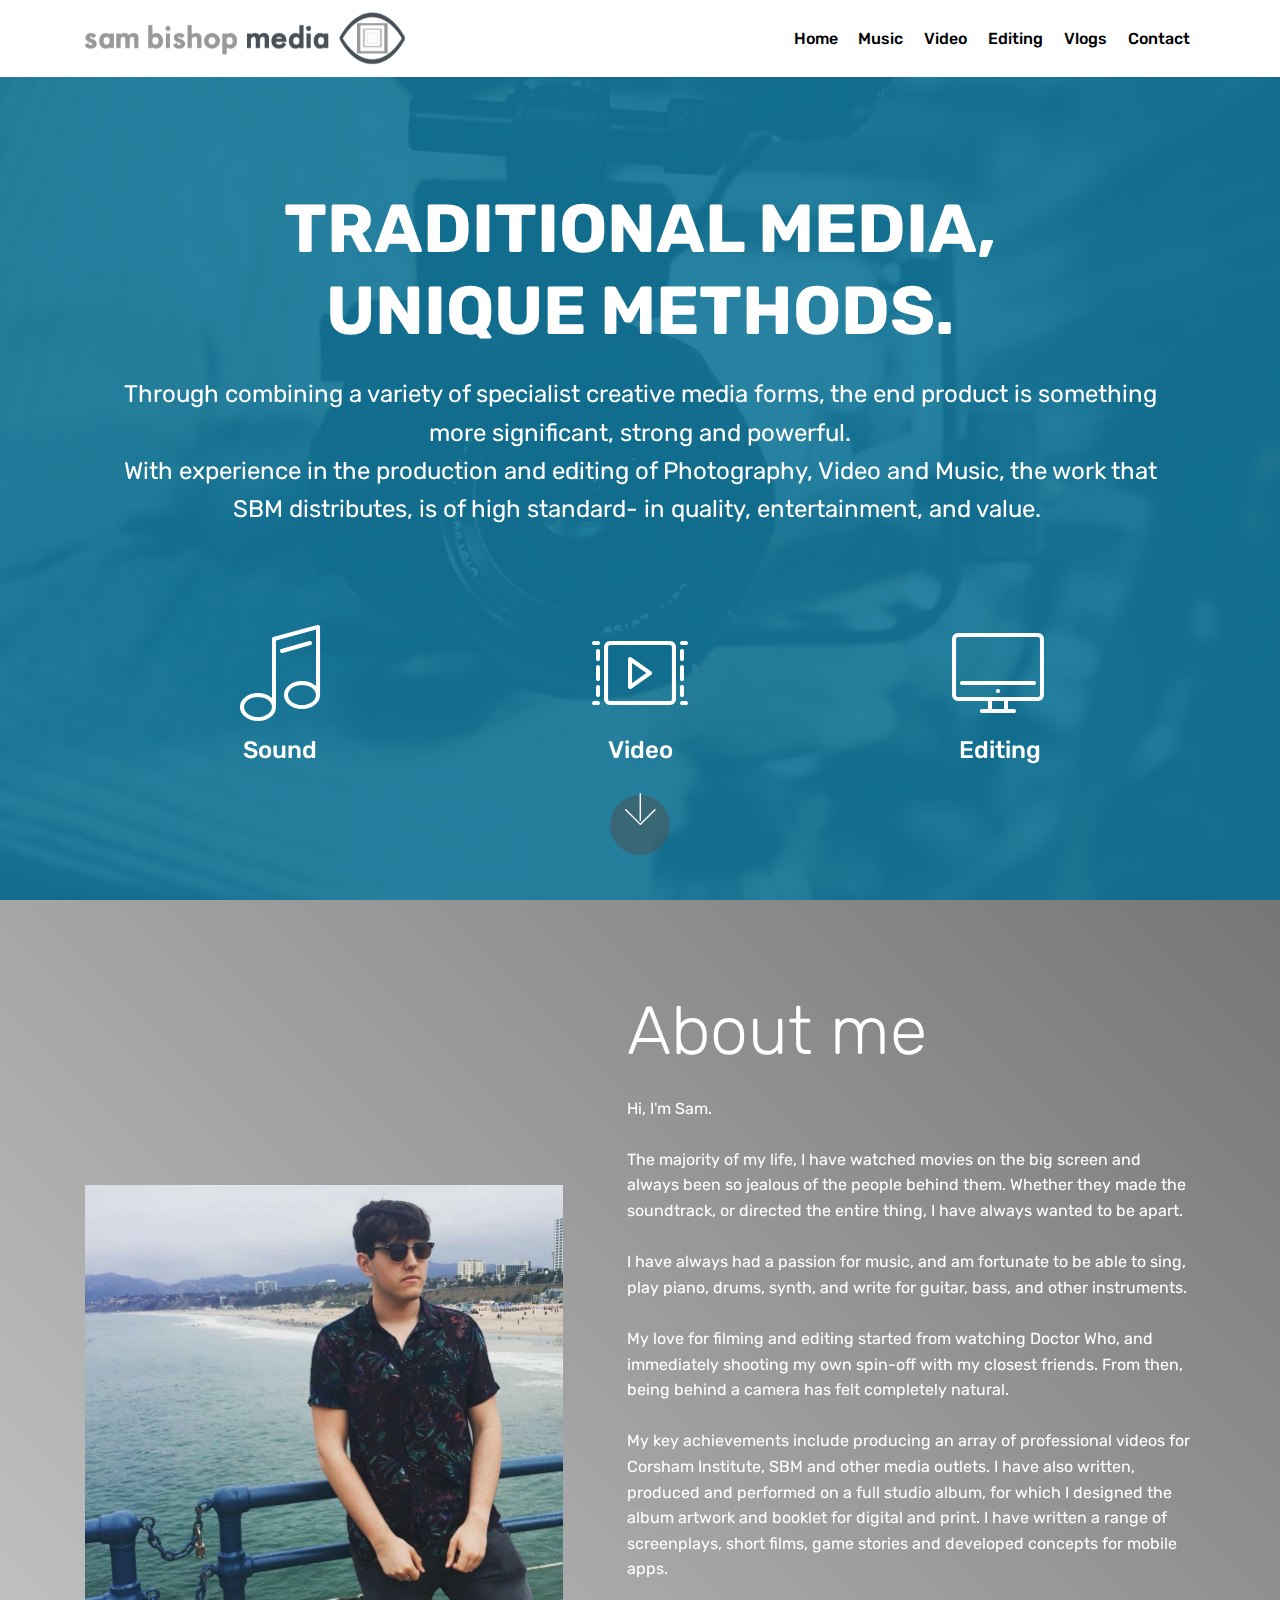
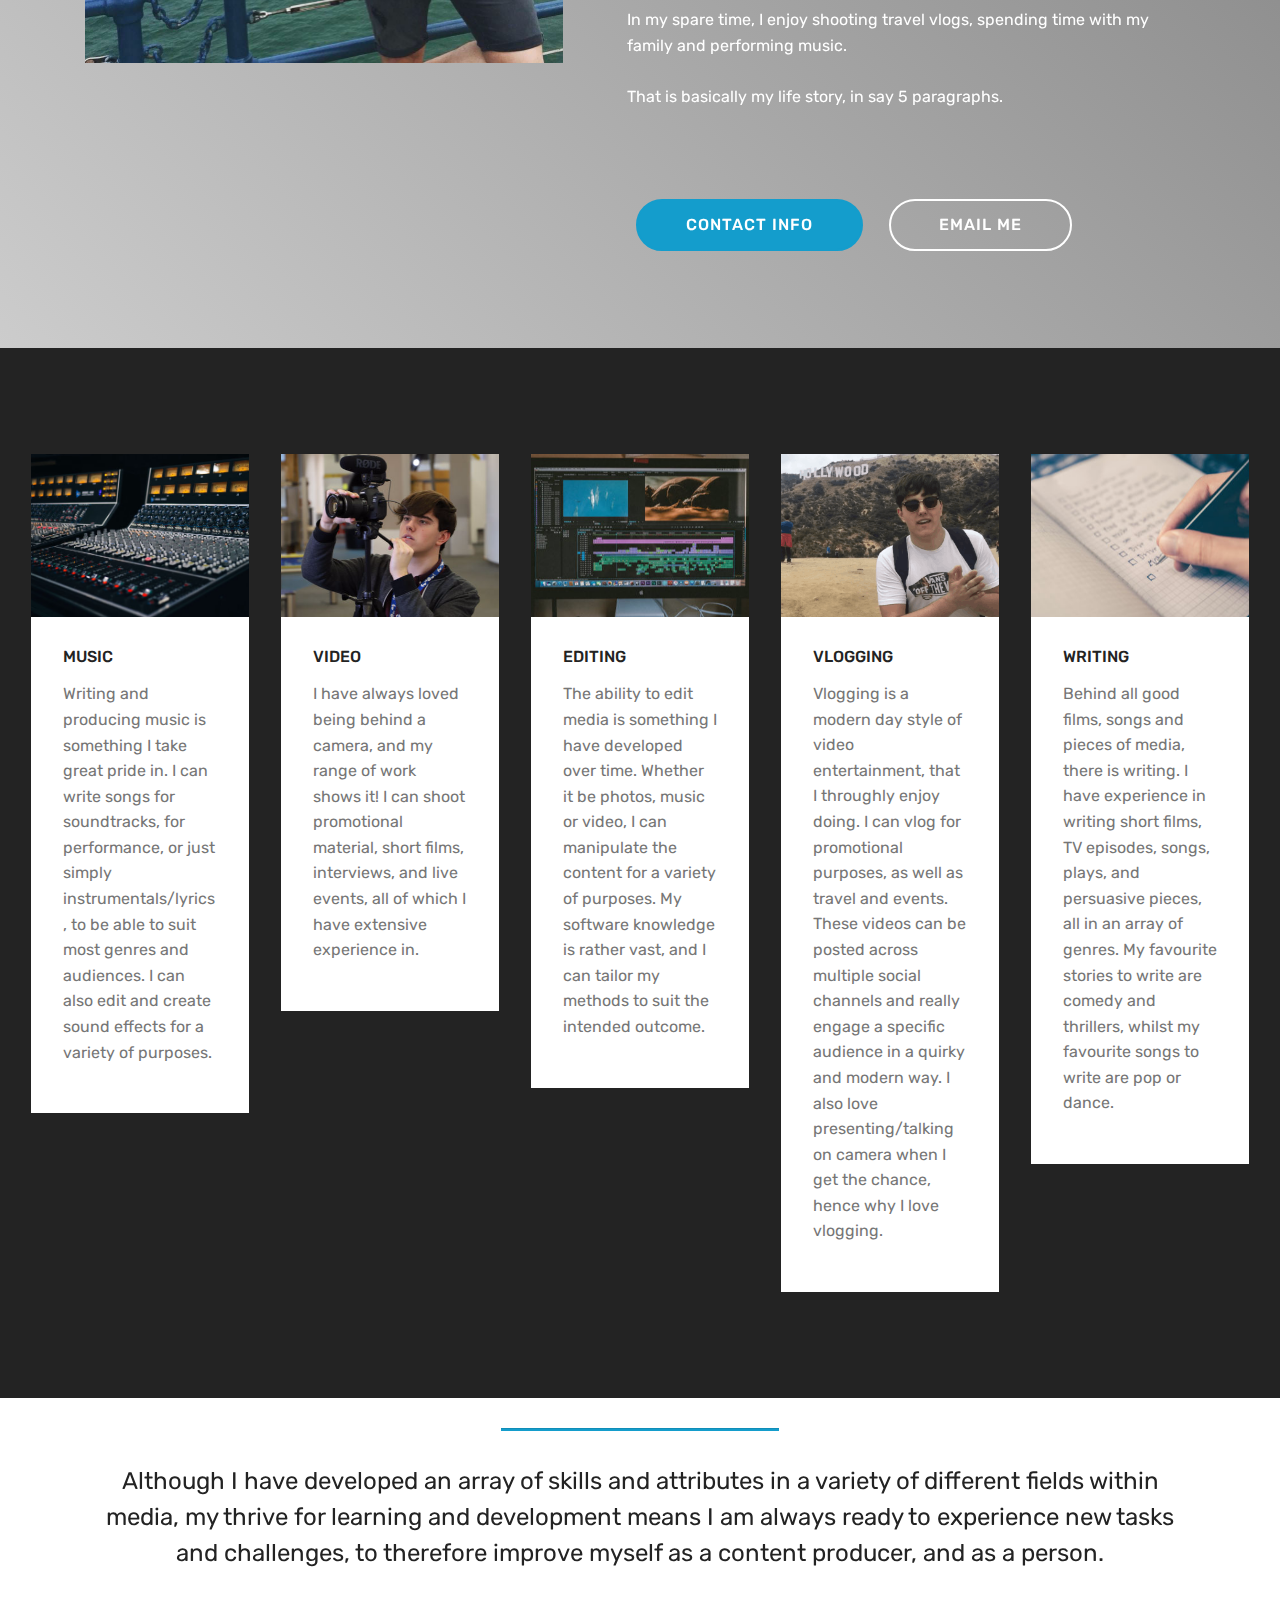
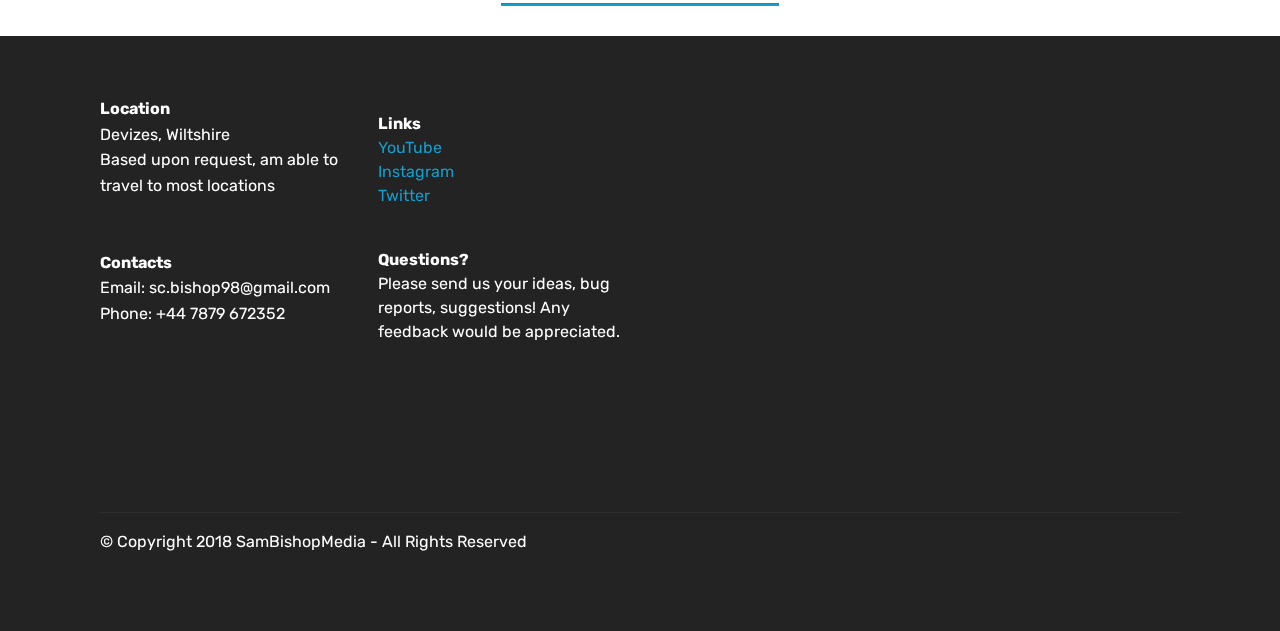
<file: index.html>
<!DOCTYPE html>
<html >
<head>
  <!-- Site made with Mobirise Website Builder v4.7.7, https://mobirise.com -->
  <meta charset="UTF-8">
  <meta http-equiv="X-UA-Compatible" content="IE=edge">
  <meta name="generator" content="Mobirise v4.7.7, mobirise.com">
  <meta name="viewport" content="width=device-width, initial-scale=1, minimum-scale=1">
  <link rel="shortcut icon" href="assets/images/sbmedialogo-736x589.png" type="image/x-icon">
  <meta name="description" content="">
  <title>Home</title>
  <link rel="stylesheet" href="assets/web/assets/mobirise-icons/mobirise-icons.css">
  <link rel="stylesheet" href="assets/tether/tether.min.css">
  <link rel="stylesheet" href="assets/bootstrap/css/bootstrap.min.css">
  <link rel="stylesheet" href="assets/bootstrap/css/bootstrap-grid.min.css">
  <link rel="stylesheet" href="assets/bootstrap/css/bootstrap-reboot.min.css">
  <link rel="stylesheet" href="assets/socicon/css/styles.css">
  <link rel="stylesheet" href="assets/dropdown/css/style.css">
  <link rel="stylesheet" href="assets/theme/css/style.css">
  <link rel="stylesheet" href="assets/mobirise/css/mbr-additional.css" type="text/css">
  
  
  
</head>
<body>
  <section class="menu cid-qTwy0cnS9t" once="menu" id="menu2-0">

    

    <nav class="navbar navbar-expand beta-menu navbar-dropdown align-items-center navbar-fixed-top navbar-toggleable-sm">
        <button class="navbar-toggler navbar-toggler-right" type="button" data-toggle="collapse" data-target="#navbarSupportedContent" aria-controls="navbarSupportedContent" aria-expanded="false" aria-label="Toggle navigation">
            <div class="hamburger">
                <span></span>
                <span></span>
                <span></span>
                <span></span>
            </div>
        </button>
        <div class="menu-logo">
            <div class="navbar-brand">
                <span class="navbar-logo">
                    <a href="index.html">
                        <img src="assets/images/sbmedialogo-736x589.png" alt="" title="" style="height: 3.8rem;">
                    </a>
                </span>
                
            </div>
        </div>
        <div class="collapse navbar-collapse" id="navbarSupportedContent">
            <ul class="navbar-nav nav-dropdown nav-right" data-app-modern-menu="true"><li class="nav-item">
                    <a class="nav-link link text-black display-4" href="index.html">
                        Home</a>
                </li>
                <li class="nav-item"><a class="nav-link link text-black display-4" href="page1.html">
                        Music</a></li><li class="nav-item">
                    <a class="nav-link link text-black display-4" href="page2.html">Video</a>
                </li><li class="nav-item"><a class="nav-link link text-black display-4" href="page4.html">Editing</a></li><li class="nav-item"><a class="nav-link link text-black display-4" href="page3.html">
                        Vlogs</a></li><li class="nav-item"><a class="nav-link link text-black display-4" href="page6.html">Contact</a></li></ul>
            
        </div>
    </nav>
</section>

<section class="engine"><a href="https://mobirise.me/w">free html5 templates</a></section><section class="header12 cid-qTwy4LIjYz mbr-fullscreen mbr-parallax-background" id="header12-1">

    

    <div class="mbr-overlay" style="opacity: 0.9; background-color: rgb(15, 118, 153);">
    </div>

    <div class="container  ">
            <div class="media-container">
                <div class="col-md-12 align-center">
                    <h1 class="mbr-section-title pb-3 mbr-white mbr-bold mbr-fonts-style display-1"><br>TRADITIONAL MEDIA,<br>UNIQUE METHODS.</h1>
                    <p class="mbr-text pb-3 mbr-white mbr-fonts-style display-5">
                        Through combining a variety of specialist creative media forms, the end product is something more significant, strong and powerful.<br>With experience in the production and editing of Photography, Video and Music, the work that SBM distributes, is of high standard- in quality, entertainment, and value.&nbsp;</p>
                    

                    <div class="icons-media-container mbr-white">
                        <div class="card col-12 col-md-6 col-lg-4">
                            <div class="icon-block">
                            
                                <a href="page1.html"><span class="mbr-iconfont mbri-music"></span></a>
                            
                            </div>
                            <h5 class="mbr-fonts-style display-5">Sound</h5>
                        </div>

                        <div class="card col-12 col-md-6 col-lg-4">
                            <div class="icon-block">
                                
                                    <a href="page2.html"><span class="mbr-iconfont mbri-video-play"></span></a>
                                
                            </div>
                            <h5 class="mbr-fonts-style display-5">
                                Video</h5>
                        </div>

                        <div class="card col-12 col-md-6 col-lg-4">
                            <div class="icon-block">
                                
                                    <a href="page4.html"><span class="mbr-iconfont mbri-desktop"></span></a>
                                
                            </div>
                            <h5 class="mbr-fonts-style display-5">
                                Editing</h5>
                        </div>

                        
                    </div>
                </div>
            </div>
    </div>

    <div class="mbr-arrow hidden-sm-down" aria-hidden="true">
        <a href="#next">
            <i class="mbri-down mbr-iconfont"></i>
        </a>
    </div>
</section>

<section class="header3 cid-qTxHzMD6wk" id="header3-o">

    

    

    <div class="container">
        <div class="media-container-row">
            <div class="mbr-figure" style="width: 90%;">
                <img src="assets/images/img-306-958x958.jpg" alt="Mobirise" title="">
            </div>

            <div class="media-content">
                <h1 class="mbr-section-title mbr-white pb-3 mbr-fonts-style display-1">
                    About me</h1>
                
                <div class="mbr-section-text mbr-white pb-3 ">
                    <p class="mbr-text mbr-fonts-style display-7">
                        Hi, I'm Sam.&nbsp;<br><br>The majority of my life, I have watched movies on the big screen and always been so jealous of the people behind them. Whether they made the soundtrack, or directed the entire thing, I have always wanted to be apart.&nbsp;<br><br>I have always had a passion for music, and am fortunate to be able to sing, play piano, drums, synth, and write for guitar, bass, and other instruments.&nbsp;<br><br>My love for filming and editing started from watching Doctor Who, and immediately shooting my own spin-off with my closest friends. From then, being behind a camera has felt completely natural.<br><br>My key achievements include producing an array of professional videos for Corsham Institute, SBM and other media outlets. I have also written, produced and performed on a full studio album, for which I designed the album artwork and booklet for digital and print. I have written a range of screenplays, short films, game stories and developed concepts for mobile apps. <br><br>In my spare time, I enjoy shooting travel vlogs, spending time with my family and performing music.<br><br>That is basically my life story, in say 5 paragraphs.<br><br><br></p>
                </div>
                <div class="mbr-section-btn"><a class="btn btn-md btn-primary display-4" href="page6.html">CONTACT INFO</a>
                    <a class="btn btn-md btn-white-outline display-4" href="mailto:sc.bishop98@gmail.com">EMAIL ME</a></div>
            </div>
        </div>
    </div>

</section>

<section class="features17 cid-qTCt7HLDwu" id="features17-r">
    
    

    
    <div class="container-fluid">
        <div class="media-container-row">
            <div class="card p-3 col-12 col-md-6 my-col">
                <div class="card-wrapper">
                    <div class="card-img">
                        <img src="assets/images/mbr-596x448.jpg" alt="Mobirise" title="">
                    </div>
                    <div class="card-box">
                        <h4 class="card-title pb-3 mbr-fonts-style display-7">
                            MUSIC</h4>
                        <p class="mbr-text mbr-fonts-style display-7">
                            Writing and producing music is something I take great pride in. I can write songs for soundtracks, for performance, or just simply instrumentals/lyrics, to be able to suit most genres and audiences. I can also edit and create sound effects for a variety of purposes.</p>
                    </div>
                </div>
            </div>

            <div class="card p-3 col-12 col-md-6 my-col">
                <div class="card-wrapper">
                    <div class="card-img">
                        <img src="assets/images/samshoot-1-482x386.jpg" alt="Mobirise" title="">
                    </div>
                    <div class="card-box">
                        <h4 class="card-title pb-3 mbr-fonts-style display-7">VIDEO</h4>
                        <p class="mbr-text mbr-fonts-style display-7">
                            I have always loved being behind a camera, and my range of work shows it! I can shoot promotional material, short films, interviews, and live events, all of which I have extensive experience in.</p>
                    </div>
                </div>
            </div>

            <div class="card p-3 col-12 col-md-6 my-col">
                <div class="card-wrapper">
                    <div class="card-img">
                        <img src="assets/images/mbr-1-482x323.jpg" alt="Mobirise" title="">
                    </div>
                    <div class="card-box">
                        <h4 class="card-title pb-3 mbr-fonts-style display-7">
                            EDITING</h4>
                        <p class="mbr-text mbr-fonts-style display-7">The ability to edit media is something I have developed over time. Whether it be photos, music or video, I can manipulate the content for a variety of purposes. My software knowledge is rather vast, and I can tailor my methods to suit the intended outcome.</p>
                    </div>
                </div>
            </div>

            <div class="card p-3 col-12 col-md-6 my-col">
                <div class="card-wrapper">
                    <div class="card-img">
                        <img src="assets/images/img-313-590x332.png" alt="Mobirise" title="">
                    </div>
                    <div class="card-box">
                        <h4 class="card-title pb-3 mbr-fonts-style display-7">
                            VLOGGING</h4>
                        <p class="mbr-text mbr-fonts-style display-7">
                           Vlogging is a modern day style of video entertainment, that I throughly enjoy doing. I can vlog for promotional purposes, as well as travel and events. These videos can be posted across multiple social channels and really engage a specific audience in a quirky and modern way. I also love presenting/talking on camera when I get the chance, hence why I love vlogging.</p>
                    </div>
                </div>
            </div>
            <div class="card p-3 col-12 col-md-6 my-col">
                <div class="card-wrapper">
                    <div class="card-img">
                        <img src="assets/images/mbr-482x321.jpg" alt="Mobirise" title="">
                    </div>
                    <div class="card-box">
                        <h4 class="card-title pb-3 mbr-fonts-style display-7">
                            WRITING</h4>
                        <p class="mbr-text mbr-fonts-style display-7">
                            Behind all good films, songs and pieces of media, there is writing. I have experience in writing short films, TV episodes, songs, plays, and persuasive pieces, all in an array of genres. My favourite stories to write are comedy and thrillers, whilst my favourite songs to write are pop or dance.</p>
                    </div>
                </div>
            </div>
            
        </div>
    </div>
</section>

<section class="mbr-section article content9 cid-qTI3DgZqjE" id="content9-16">
    
     

    <div class="container">
        <div class="inner-container" style="width: 100%;">
            <hr class="line" style="width: 25%;">
            <div class="section-text align-center mbr-fonts-style display-5">
                    Although I have developed an array of skills and attributes in a variety of different fields within media, my thrive for learning and development means I am always ready to experience new tasks and challenges, to therefore improve myself as a content producer, and as a person.</div>
            <hr class="line" style="width: 25%;">
        </div>
        </div>
</section>

<section class="cid-qTxIUz6eWS" id="footer2-p">

    

    

    <div class="container">
        <div class="media-container-row content mbr-white">
            <div class="col-12 col-md-3 mbr-fonts-style display-7">
                <p class="mbr-text"><strong>Location</strong><br>Devizes, Wiltshire<br>Based upon request, am able to travel to most locations&nbsp;<br>
                    <br><br><strong>Contacts</strong>
<br>Email: sc.bishop98@gmail.com &nbsp; Phone: +44 7879 672352 &nbsp; &nbsp; &nbsp; &nbsp; &nbsp; &nbsp; &nbsp; &nbsp;<br><br></p>
            </div>
            <div class="col-12 col-md-3 mbr-fonts-style display-7">
                <p class="mbr-text"></p><p>
                    <a href="https://www.youtube.com/channel/UCJXXN6Z6zrcc-bg76y6tzIg"></a><strong>Links</strong>
<br><a href="https://www.youtube.com/c/SamBishop">YouTube</a>&nbsp;<br><a href="http://www.instagram.com/sambishop15">Instagram</a><br><a href="http://www.twitter.com/samthebishop">Twitter</a><br>
                    </p><p><br><strong>Questions?</strong><br>Please send us your ideas, bug reports, suggestions! Any feedback would be appreciated.
                </p><p></p>
            </div>
            <div class="col-12 col-md-6">
                <div class="google-map"><iframe frameborder="0" style="border:0" src="https://www.google.com/maps/embed/v1/place?key=AIzaSyA0Dx_boXQiwvdz8sJHoYeZNVTdoWONYkU&amp;q=place_id:ChIJXVCqRs5fcUgRSq92yyMPAhQ" allowfullscreen=""></iframe></div>
            </div>
        </div>
        <div class="footer-lower">
            <div class="media-container-row">
                <div class="col-sm-12">
                    <hr>
                </div>
            </div>
            <div class="media-container-row mbr-white">
                <div class="col-sm-6 copyright">
                    <p class="mbr-text mbr-fonts-style display-7">
                        © Copyright 2018 SamBishopMedia - All Rights Reserved
                    </p>
                </div>
                <div class="col-md-6">
                    
                </div>
            </div>
        </div>
    </div>
</section>


  <script src="assets/web/assets/jquery/jquery.min.js"></script>
  <script src="assets/popper/popper.min.js"></script>
  <script src="assets/tether/tether.min.js"></script>
  <script src="assets/bootstrap/js/bootstrap.min.js"></script>
  <script src="assets/smoothscroll/smooth-scroll.js"></script>
  <script src="assets/touchswipe/jquery.touch-swipe.min.js"></script>
  <script src="assets/vimeoplayer/jquery.mb.vimeo_player.js"></script>
  <script src="assets/parallax/jarallax.min.js"></script>
  <script src="assets/dropdown/js/script.min.js"></script>
  <script src="assets/theme/js/script.js"></script>
  
  
</body>
</html>
</file>
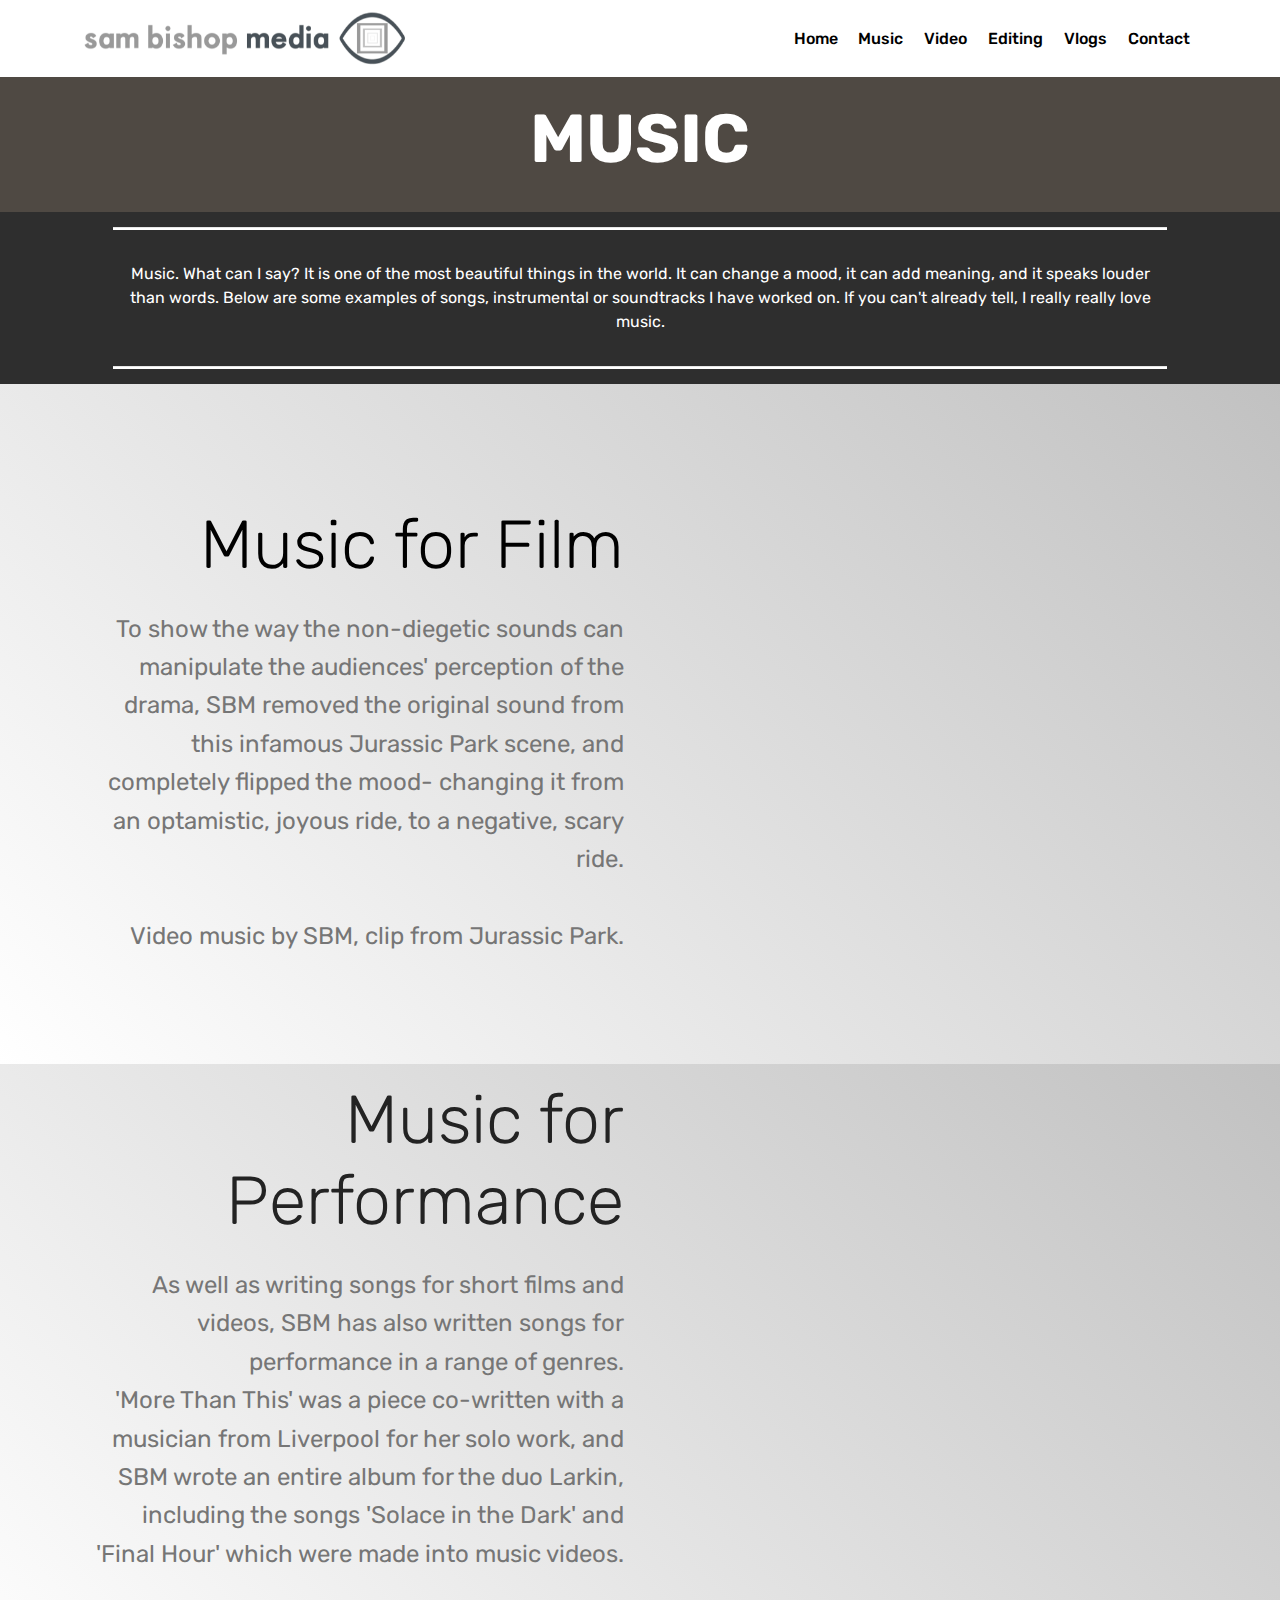
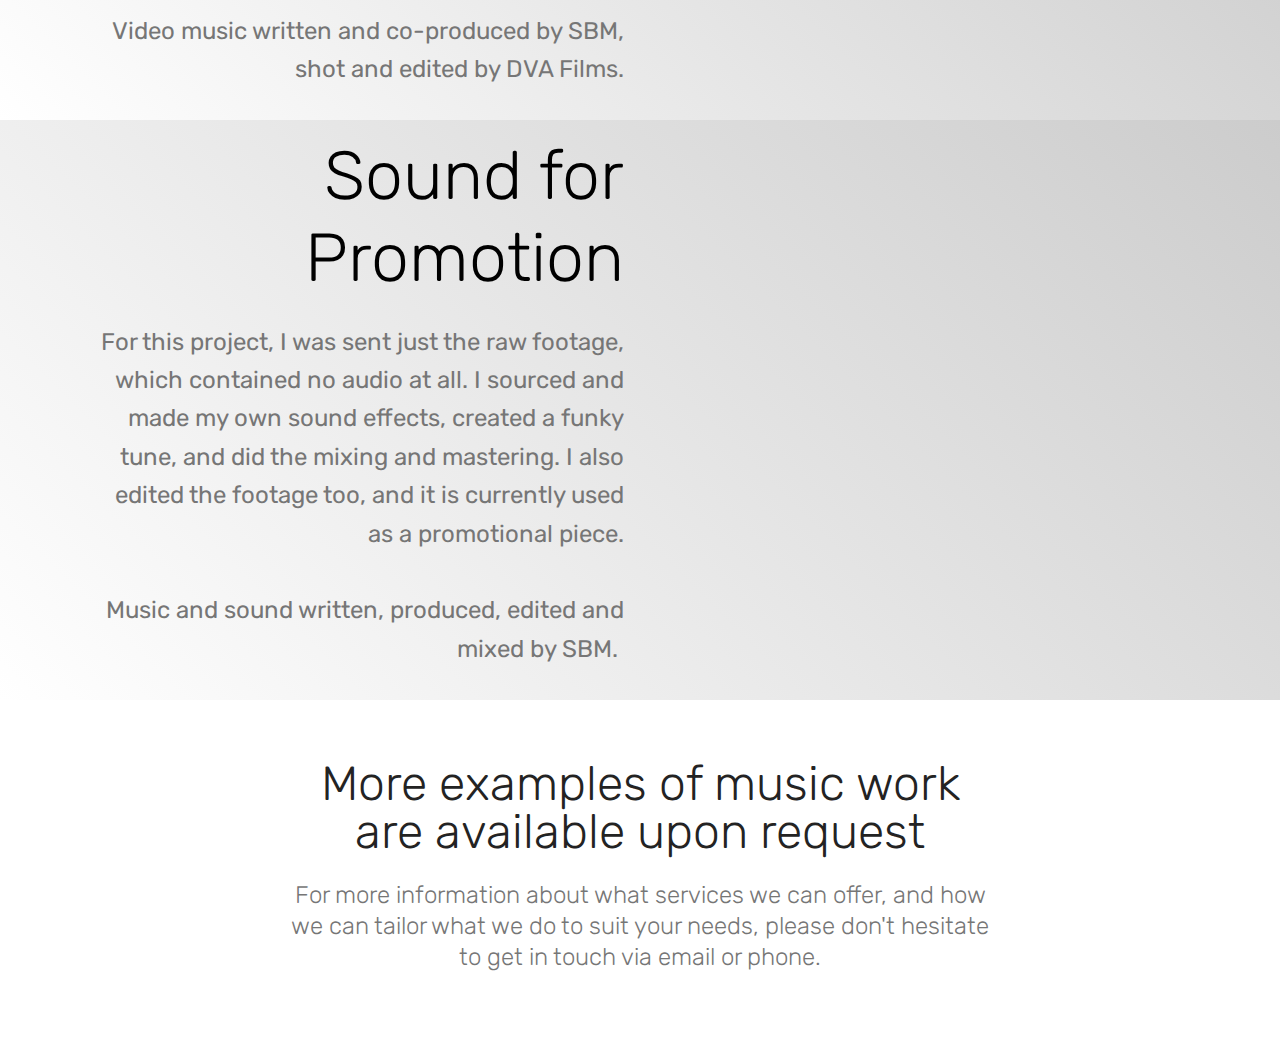
<file: page1.html>
<!DOCTYPE html>
<html >
<head>
  <!-- Site made with Mobirise Website Builder v4.7.7, https://mobirise.com -->
  <meta charset="UTF-8">
  <meta http-equiv="X-UA-Compatible" content="IE=edge">
  <meta name="generator" content="Mobirise v4.7.7, mobirise.com">
  <meta name="viewport" content="width=device-width, initial-scale=1, minimum-scale=1">
  <link rel="shortcut icon" href="assets/images/sbmedialogo-736x589.png" type="image/x-icon">
  <meta name="description" content="Web Page Builder Description">
  <title>Music</title>
  <link rel="stylesheet" href="assets/web/assets/mobirise-icons/mobirise-icons.css">
  <link rel="stylesheet" href="assets/tether/tether.min.css">
  <link rel="stylesheet" href="assets/bootstrap/css/bootstrap.min.css">
  <link rel="stylesheet" href="assets/bootstrap/css/bootstrap-grid.min.css">
  <link rel="stylesheet" href="assets/bootstrap/css/bootstrap-reboot.min.css">
  <link rel="stylesheet" href="assets/dropdown/css/style.css">
  <link rel="stylesheet" href="assets/theme/css/style.css">
  <link rel="stylesheet" href="assets/mobirise/css/mbr-additional.css" type="text/css">
  
  
  
</head>
<body>
  <section class="menu cid-qTwy0cnS9t" once="menu" id="menu2-4">

    

    <nav class="navbar navbar-expand beta-menu navbar-dropdown align-items-center navbar-fixed-top navbar-toggleable-sm">
        <button class="navbar-toggler navbar-toggler-right" type="button" data-toggle="collapse" data-target="#navbarSupportedContent" aria-controls="navbarSupportedContent" aria-expanded="false" aria-label="Toggle navigation">
            <div class="hamburger">
                <span></span>
                <span></span>
                <span></span>
                <span></span>
            </div>
        </button>
        <div class="menu-logo">
            <div class="navbar-brand">
                <span class="navbar-logo">
                    <a href="index.html">
                        <img src="assets/images/sbmedialogo-736x589.png" alt="" title="" style="height: 3.8rem;">
                    </a>
                </span>
                
            </div>
        </div>
        <div class="collapse navbar-collapse" id="navbarSupportedContent">
            <ul class="navbar-nav nav-dropdown nav-right" data-app-modern-menu="true"><li class="nav-item">
                    <a class="nav-link link text-black display-4" href="index.html">
                        Home</a>
                </li>
                <li class="nav-item"><a class="nav-link link text-black display-4" href="page1.html">
                        Music</a></li><li class="nav-item">
                    <a class="nav-link link text-black display-4" href="page2.html">Video</a>
                </li><li class="nav-item"><a class="nav-link link text-black display-4" href="page4.html">Editing</a></li><li class="nav-item"><a class="nav-link link text-black display-4" href="page3.html">
                        Vlogs</a></li><li class="nav-item"><a class="nav-link link text-black display-4" href="page6.html">Contact</a></li></ul>
            
        </div>
    </nav>
</section>

<section class="engine"><a href="https://mobirise.me/c">free website builder</a></section><section class="mbr-section content5 cid-qTxnpvqPfK" id="content5-i">

    

    

    <div class="container">
        <div class="media-container-row">
            <div class="title col-12 col-md-8">
                <h2 class="align-center mbr-bold mbr-white pb-3 mbr-fonts-style display-1">
                    MUSIC</h2>
                
                
                
            </div>
        </div>
    </div>
</section>

<section class="mbr-section article content10 cid-qTI65eCBzd" id="content10-19">
    
     

    <div class="container">
        <div class="inner-container" style="width: 95%;">
            <hr class="line" style="width: 100%;">
            <div class="section-text align-center mbr-white mbr-fonts-style display-7">Music. What can I say? It is one of the most beautiful things in the world. It can change a mood, it can add meaning, and it speaks louder than words. Below are some examples of songs, instrumental or soundtracks I have worked on. If you can't already tell, I really really love music.</div>
            <hr class="line" style="width: 100%;">
        </div>
    </div>
</section>

<section class="header7 cid-qTwBF4oyt0" id="header7-5">

    

    

    <div class="container">
        <div class="media-container-row">

            <div class="media-content align-right">
                <h1 class="mbr-section-title mbr-white pb-3 mbr-fonts-style display-1">Music for Film</h1>
                <div class="mbr-section-text mbr-white pb-3">
                    <p class="mbr-text mbr-fonts-style display-5">To show the way the&nbsp;non-diegetic sounds can manipulate the audiences' perception of the drama, SBM removed the original sound from this infamous Jurassic Park scene, and completely flipped the mood- changing it from an optamistic, joyous ride, to a negative, scary ride. <br><br>Video music by SBM, clip from Jurassic Park.<br><br><br></p>
                </div>
                
            </div>

            <div class="mbr-figure" style="width: 100%;"><iframe class="mbr-embedded-video" src="https://www.youtube.com/embed/4UGPP2rugIQ?rel=0&amp;amp;showinfo=0&amp;autoplay=0&amp;loop=1&amp;playlist=4UGPP2rugIQ" width="1280" height="720" frameborder="0" allowfullscreen></iframe></div>

        </div>
    </div>
</section>

<section class="header7 cid-qTwCKiBRzS" id="header7-6">

    

    

    <div class="container">
        <div class="media-container-row">

            <div class="media-content align-right">
                <h1 class="mbr-section-title mbr-white pb-3 mbr-fonts-style display-1">
                    Music for Performance</h1>
                <div class="mbr-section-text mbr-white pb-3">
                    <p class="mbr-text mbr-fonts-style display-5">
                        As well as writing songs for short films and videos, SBM has also written songs for performance in a range of genres. <br>'More Than This' was a piece co-written with a musician from Liverpool for her solo work, and SBM wrote an entire album for the duo Larkin, including the songs 'Solace in the Dark' and 'Final Hour' which were made into music videos.<br><br>Video music written and co-produced by SBM, shot and edited by DVA Films.</p>
                </div>
                
            </div>

            <div class="mbr-figure" style="width: 100%;"><iframe class="mbr-embedded-video" src="https://www.youtube.com/embed/mROivmh27o4?rel=0&amp;amp;showinfo=0&amp;autoplay=0&amp;loop=0" width="1280" height="720" frameborder="0" allowfullscreen></iframe></div>

        </div>
    </div>
</section>

<section class="header7 cid-qWJjWb1Qt9" id="header7-1d">

    

    

    <div class="container">
        <div class="media-container-row">

            <div class="media-content align-right">
                <h1 class="mbr-section-title mbr-white pb-3 mbr-fonts-style display-1">
                    Sound for Promotion</h1>
                <div class="mbr-section-text mbr-white pb-3">
                    <p class="mbr-text mbr-fonts-style display-5">For this project, I was sent just the raw footage, which contained no audio at all. I sourced and made my own sound effects, created a funky tune, and did the mixing and mastering. I also edited the footage too, and it is currently used as a promotional piece.<br><br>Music and sound written, produced, edited and mixed by SBM.&nbsp;</p>
                </div>
                
            </div>

            <div class="mbr-figure" style="width: 100%;"><iframe class="mbr-embedded-video" src="https://www.youtube.com/embed/mMMSVSAorR4?rel=0&amp;amp;showinfo=0&amp;autoplay=0&amp;loop=0" width="1280" height="720" frameborder="0" allowfullscreen></iframe></div>

        </div>
    </div>
</section>

<section class="mbr-section content4 cid-qTDefDy0mW" id="content4-y">

    

    <div class="container">
        <div class="media-container-row">
            <div class="title col-12 col-md-8">
                <h2 class="align-center pb-3 mbr-fonts-style display-2">
                    More examples of music work are available upon request</h2>
                <h3 class="mbr-section-subtitle align-center mbr-light mbr-fonts-style display-5">For more information about what services we can offer, and how we can tailor what we do to suit your needs, please don't hesitate to get in touch via email or phone.</h3>
                
            </div>
        </div>
    </div>
</section>


  <script src="assets/web/assets/jquery/jquery.min.js"></script>
  <script src="assets/popper/popper.min.js"></script>
  <script src="assets/tether/tether.min.js"></script>
  <script src="assets/bootstrap/js/bootstrap.min.js"></script>
  <script src="assets/smoothscroll/smooth-scroll.js"></script>
  <script src="assets/dropdown/js/script.min.js"></script>
  <script src="assets/touchswipe/jquery.touch-swipe.min.js"></script>
  <script src="assets/theme/js/script.js"></script>
  
  
</body>
</html>
</file>
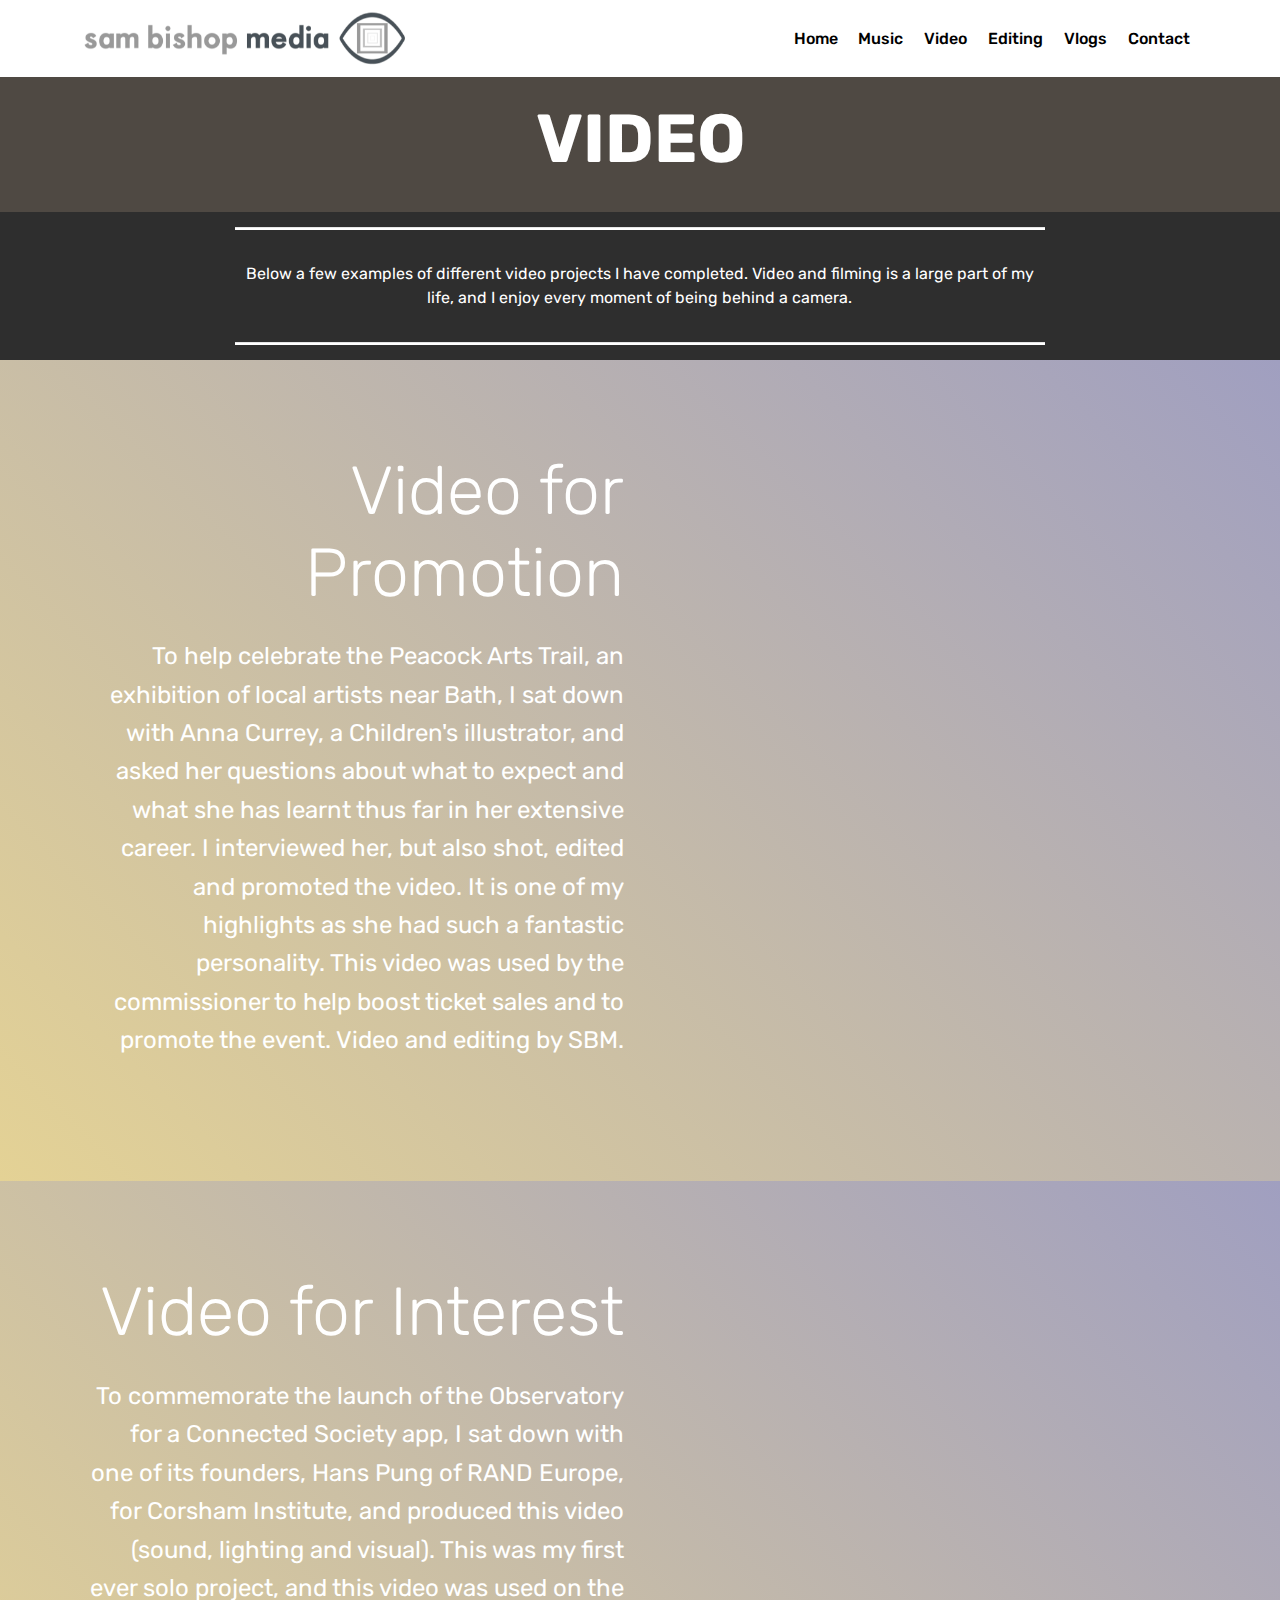
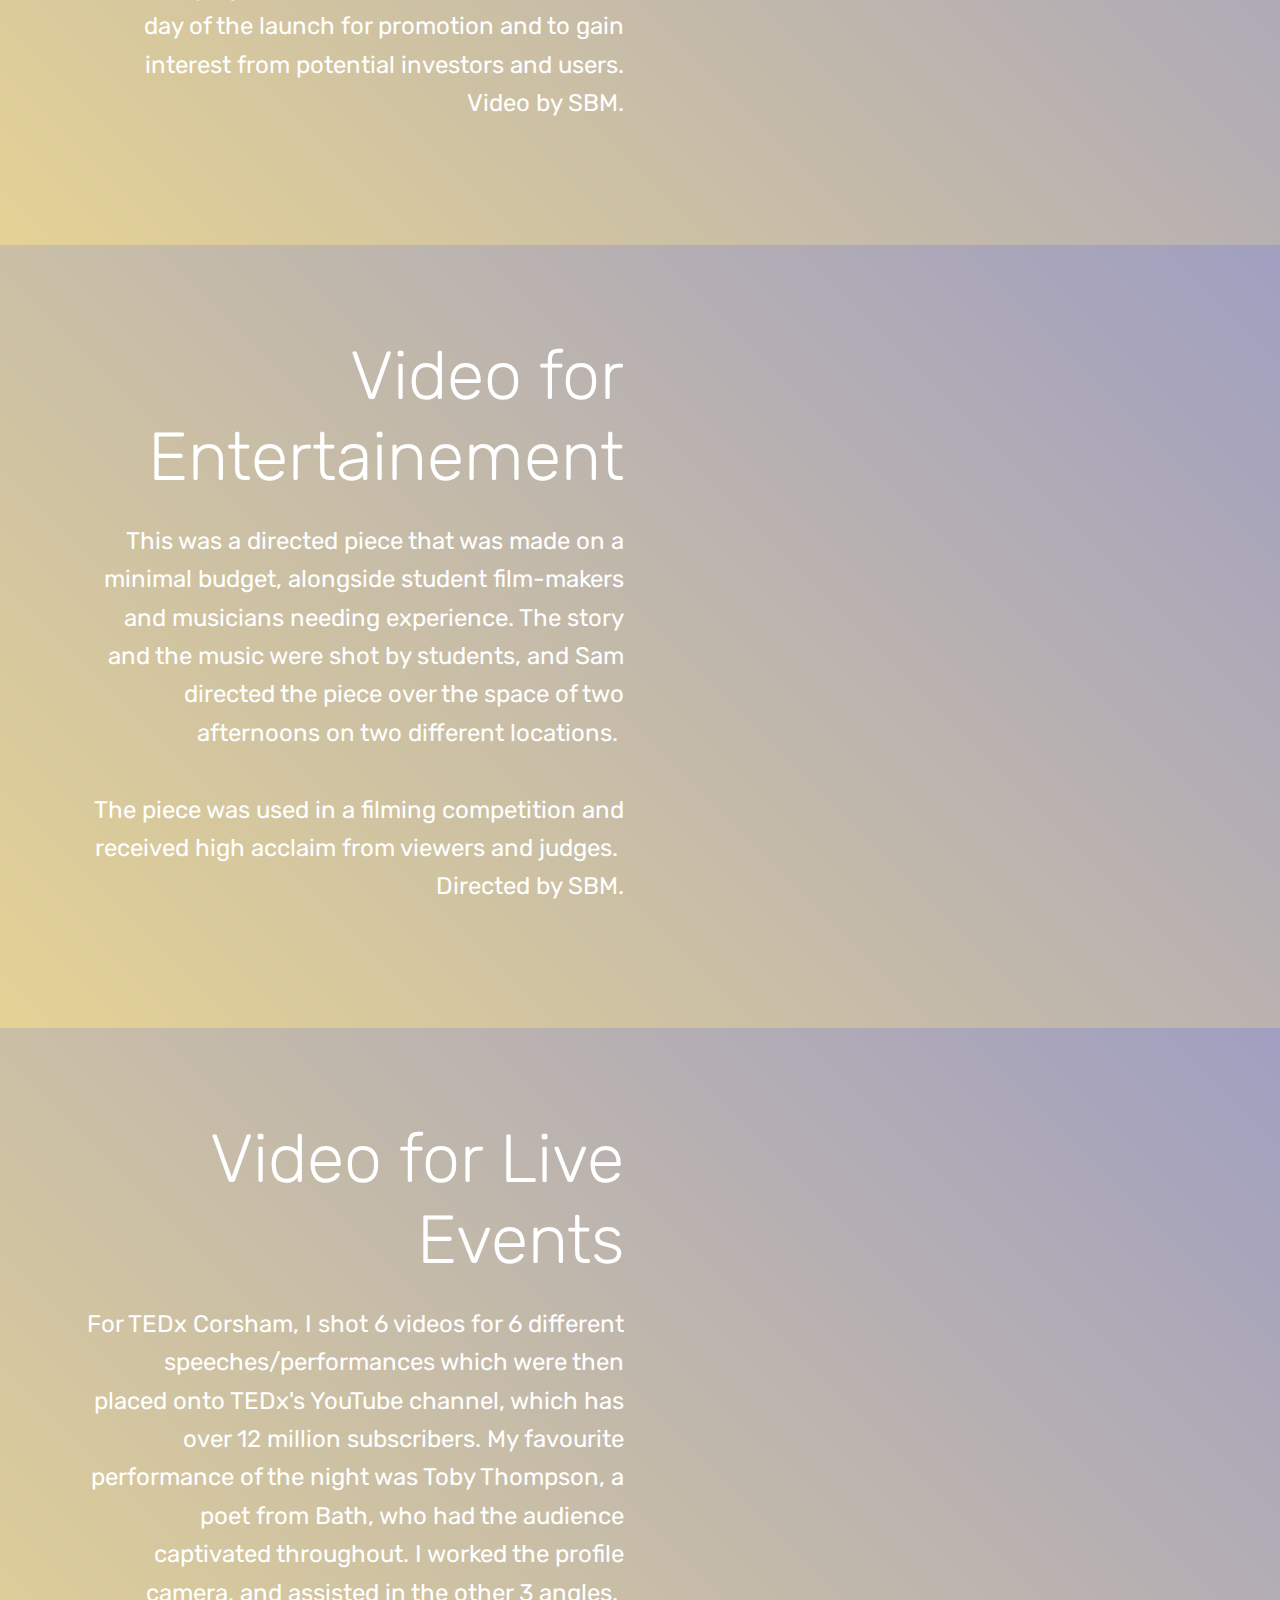
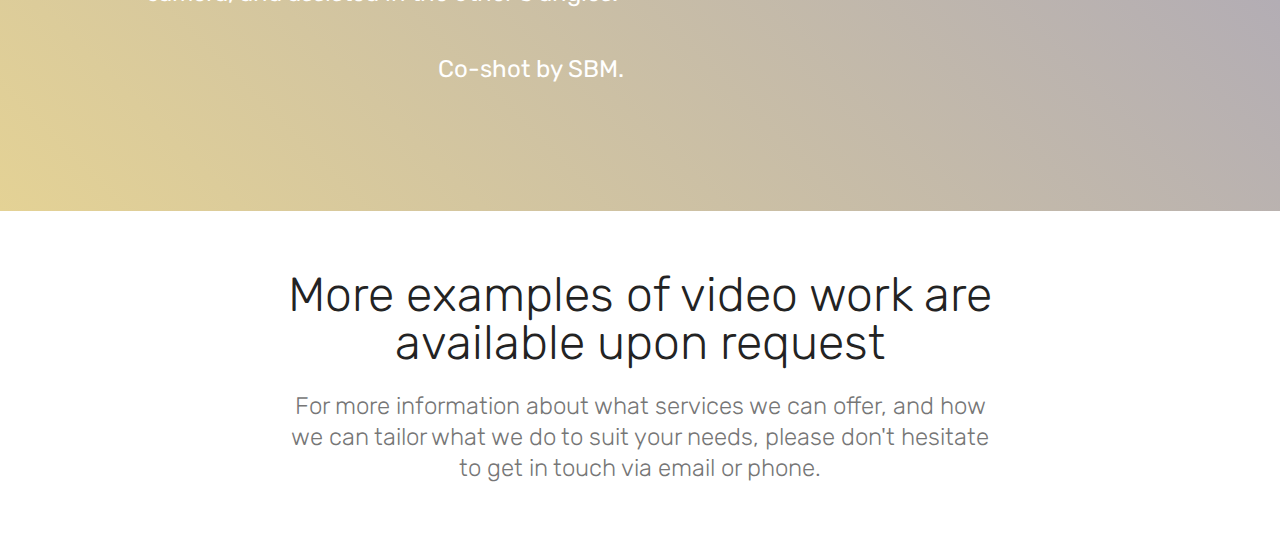
<file: page2.html>
<!DOCTYPE html>
<html >
<head>
  <!-- Site made with Mobirise Website Builder v4.7.7, https://mobirise.com -->
  <meta charset="UTF-8">
  <meta http-equiv="X-UA-Compatible" content="IE=edge">
  <meta name="generator" content="Mobirise v4.7.7, mobirise.com">
  <meta name="viewport" content="width=device-width, initial-scale=1, minimum-scale=1">
  <link rel="shortcut icon" href="assets/images/sbmedialogo-736x589.png" type="image/x-icon">
  <meta name="description" content="Web Page Maker Description">
  <title>Videos</title>
  <link rel="stylesheet" href="assets/web/assets/mobirise-icons/mobirise-icons.css">
  <link rel="stylesheet" href="assets/tether/tether.min.css">
  <link rel="stylesheet" href="assets/bootstrap/css/bootstrap.min.css">
  <link rel="stylesheet" href="assets/bootstrap/css/bootstrap-grid.min.css">
  <link rel="stylesheet" href="assets/bootstrap/css/bootstrap-reboot.min.css">
  <link rel="stylesheet" href="assets/dropdown/css/style.css">
  <link rel="stylesheet" href="assets/theme/css/style.css">
  <link rel="stylesheet" href="assets/mobirise/css/mbr-additional.css" type="text/css">
  
  
  
</head>
<body>
  <section class="menu cid-qTwy0cnS9t" once="menu" id="menu2-7">

    

    <nav class="navbar navbar-expand beta-menu navbar-dropdown align-items-center navbar-fixed-top navbar-toggleable-sm">
        <button class="navbar-toggler navbar-toggler-right" type="button" data-toggle="collapse" data-target="#navbarSupportedContent" aria-controls="navbarSupportedContent" aria-expanded="false" aria-label="Toggle navigation">
            <div class="hamburger">
                <span></span>
                <span></span>
                <span></span>
                <span></span>
            </div>
        </button>
        <div class="menu-logo">
            <div class="navbar-brand">
                <span class="navbar-logo">
                    <a href="index.html">
                        <img src="assets/images/sbmedialogo-736x589.png" alt="" title="" style="height: 3.8rem;">
                    </a>
                </span>
                
            </div>
        </div>
        <div class="collapse navbar-collapse" id="navbarSupportedContent">
            <ul class="navbar-nav nav-dropdown nav-right" data-app-modern-menu="true"><li class="nav-item">
                    <a class="nav-link link text-black display-4" href="index.html">
                        Home</a>
                </li>
                <li class="nav-item"><a class="nav-link link text-black display-4" href="page1.html">
                        Music</a></li><li class="nav-item">
                    <a class="nav-link link text-black display-4" href="page2.html">Video</a>
                </li><li class="nav-item"><a class="nav-link link text-black display-4" href="page4.html">Editing</a></li><li class="nav-item"><a class="nav-link link text-black display-4" href="page3.html">
                        Vlogs</a></li><li class="nav-item"><a class="nav-link link text-black display-4" href="page6.html">Contact</a></li></ul>
            
        </div>
    </nav>
</section>

<section class="engine"><a href="https://mobirise.me/p">site templates free download</a></section><section class="mbr-section content5 cid-qTxn1PbFYF" id="content5-h">

    

    

    <div class="container">
        <div class="media-container-row">
            <div class="title col-12 col-md-8">
                <h2 class="align-center mbr-bold mbr-white pb-3 mbr-fonts-style display-1">VIDEO</h2>
                
                
                
            </div>
        </div>
    </div>
</section>

<section class="mbr-section article content10 cid-qTI4g7k075" id="content10-17">
    
     

    <div class="container">
        <div class="inner-container" style="width: 73%;">
            <hr class="line" style="width: 100%;">
            <div class="section-text align-center mbr-white mbr-fonts-style display-7">
                    Below a few examples of different video projects I have completed. Video and filming is a large part of my life, and I enjoy every moment of being behind a camera.</div>
            <hr class="line" style="width: 100%;">
        </div>
    </div>
</section>

<section class="header7 cid-qTwJJSCiyU" id="header7-8">

    

    

    <div class="container">
        <div class="media-container-row">

            <div class="media-content align-right">
                <h1 class="mbr-section-title mbr-white pb-3 mbr-fonts-style display-1">Video for Promotion</h1>
                <div class="mbr-section-text mbr-white pb-3">
                    <p class="mbr-text mbr-fonts-style display-5">To help celebrate the Peacock Arts Trail, an exhibition of local artists near Bath, I sat down with Anna Currey, a Children's illustrator, and asked her questions about what to expect and what she has learnt thus far in her extensive career. I interviewed her, but also shot, edited and promoted the video. It is one of my highlights as she had such a fantastic personality. This video was used by the commissioner to help boost ticket sales and to promote the event. Video and editing by SBM.</p>
                </div>
                
            </div>

            <div class="mbr-figure" style="width: 100%;"><iframe class="mbr-embedded-video" src="https://www.youtube.com/embed/Z039Z3IB2QY?rel=0&amp;amp;showinfo=0&amp;autoplay=0&amp;loop=1&amp;playlist=Z039Z3IB2QY" width="1280" height="720" frameborder="0" allowfullscreen></iframe></div>

        </div>
    </div>
</section>

<section class="header7 cid-qTwJXF7uVP" id="header7-9">

    

    

    <div class="container">
        <div class="media-container-row">

            <div class="media-content align-right">
                <h1 class="mbr-section-title mbr-white pb-3 mbr-fonts-style display-1">
                    Video for Interest</h1>
                <div class="mbr-section-text mbr-white pb-3">
                    <p class="mbr-text mbr-fonts-style display-5">
                        To commemorate the launch of the Observatory for a Connected Society app, I sat down with one of its founders, Hans Pung of RAND Europe, for Corsham Institute, and produced this video (sound, lighting and visual). This was my first ever solo project, and this video was used on the day of the launch for promotion and to gain interest from potential investors and users. Video by SBM.</p>
                </div>
                
            </div>

            <div class="mbr-figure" style="width: 100%;"><iframe class="mbr-embedded-video" src="https://www.youtube.com/embed/I0DVT7wDHTY?rel=0&amp;amp;showinfo=0&amp;autoplay=1&amp;loop=0" width="1280" height="720" frameborder="0" allowfullscreen></iframe></div>

        </div>
    </div>
</section>

<section class="header7 cid-qTwKapyCoF" id="header7-a">

    

    

    <div class="container">
        <div class="media-container-row">

            <div class="media-content align-right">
                <h1 class="mbr-section-title mbr-white pb-3 mbr-fonts-style display-1">
                    Video for Entertainement</h1>
                <div class="mbr-section-text mbr-white pb-3">
                    <p class="mbr-text mbr-fonts-style display-5">
                        This was a directed piece that was made on a minimal budget, alongside student film-makers and musicians needing experience. The story and the music were shot by students, and Sam directed the piece over the space of two afternoons on two different locations.&nbsp;<br><br>The piece was used in a filming competition and received high acclaim from viewers and judges.&nbsp;<br>Directed by SBM.</p>
                </div>
                
            </div>

            <div class="mbr-figure" style="width: 100%;"><iframe class="mbr-embedded-video" src="https://www.youtube.com/embed/_UV477_WJns?rel=0&amp;amp;showinfo=0&amp;autoplay=0&amp;loop=0" width="1280" height="720" frameborder="0" allowfullscreen></iframe></div>

        </div>
    </div>
</section>

<section class="header7 cid-qTDhSEOTgs" id="header7-14">

    

    

    <div class="container">
        <div class="media-container-row">

            <div class="media-content align-right">
                <h1 class="mbr-section-title mbr-white pb-3 mbr-fonts-style display-1">
                    Video for Live Events</h1>
                <div class="mbr-section-text mbr-white pb-3">
                    <p class="mbr-text mbr-fonts-style display-5">
                        For TEDx Corsham, I shot 6 videos for 6 different speeches/performances which were then placed onto TEDx's YouTube channel, which has over 12 million subscribers. My favourite performance of the night was Toby Thompson, a poet from Bath, who had the audience captivated throughout. I worked the profile camera, and assisted in the other 3 angles.&nbsp;<br><br>Co-shot by SBM.</p>
                </div>
                
            </div>

            <div class="mbr-figure" style="width: 100%;"><iframe class="mbr-embedded-video" src="https://www.youtube.com/embed/tq3fu5dmez4?rel=0&amp;amp;showinfo=0&amp;autoplay=0&amp;loop=1&amp;playlist=tq3fu5dmez4" width="1280" height="720" frameborder="0" allowfullscreen></iframe></div>

        </div>
    </div>
</section>

<section class="mbr-section content4 cid-qTDdtXUDM5" id="content4-w">

    

    <div class="container">
        <div class="media-container-row">
            <div class="title col-12 col-md-8">
                <h2 class="align-center pb-3 mbr-fonts-style display-2">
                    More examples of video work are available upon request</h2>
                <h3 class="mbr-section-subtitle align-center mbr-light mbr-fonts-style display-5">
                    For more information about what services we can offer, and how we can tailor what we do to suit your needs, please don't hesitate to get in touch via email or phone.<br></h3>
                
            </div>
        </div>
    </div>
</section>


  <script src="assets/web/assets/jquery/jquery.min.js"></script>
  <script src="assets/popper/popper.min.js"></script>
  <script src="assets/tether/tether.min.js"></script>
  <script src="assets/bootstrap/js/bootstrap.min.js"></script>
  <script src="assets/smoothscroll/smooth-scroll.js"></script>
  <script src="assets/dropdown/js/script.min.js"></script>
  <script src="assets/touchswipe/jquery.touch-swipe.min.js"></script>
  <script src="assets/theme/js/script.js"></script>
  
  
</body>
</html>
</file>
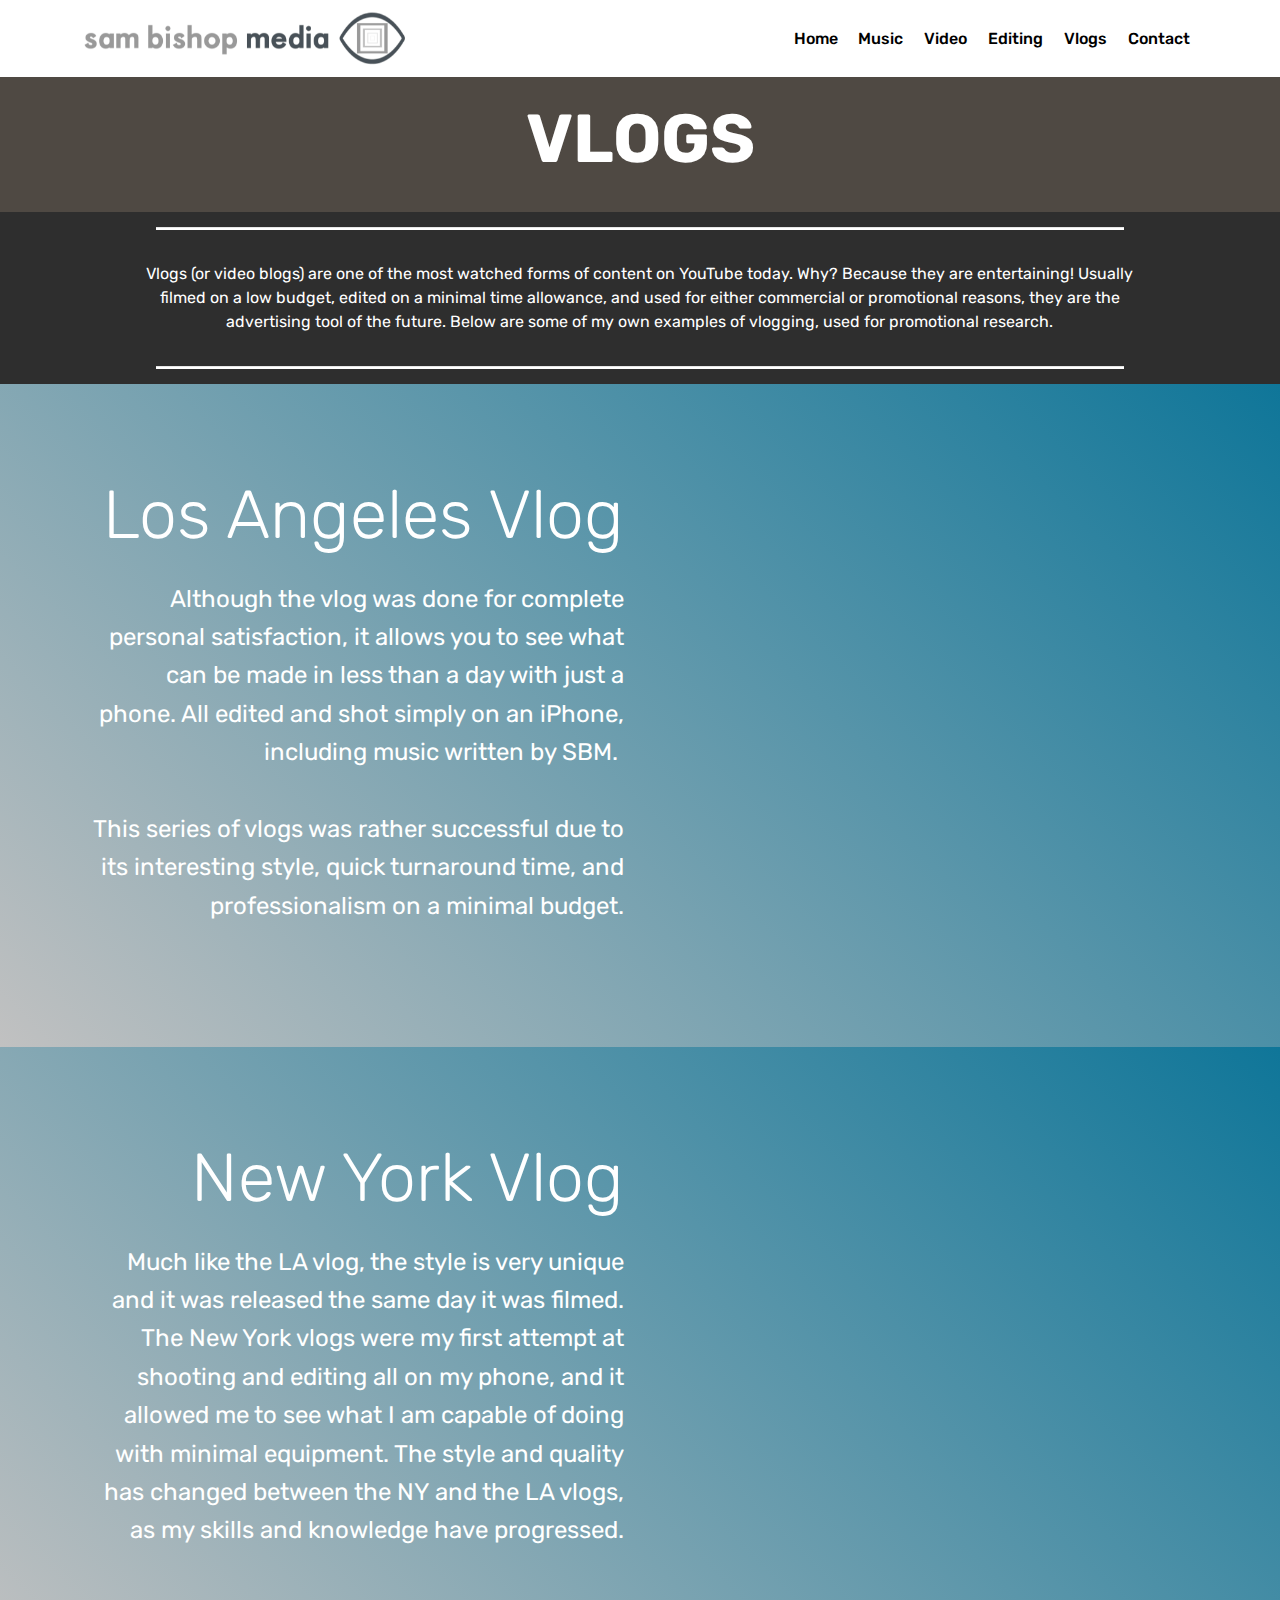
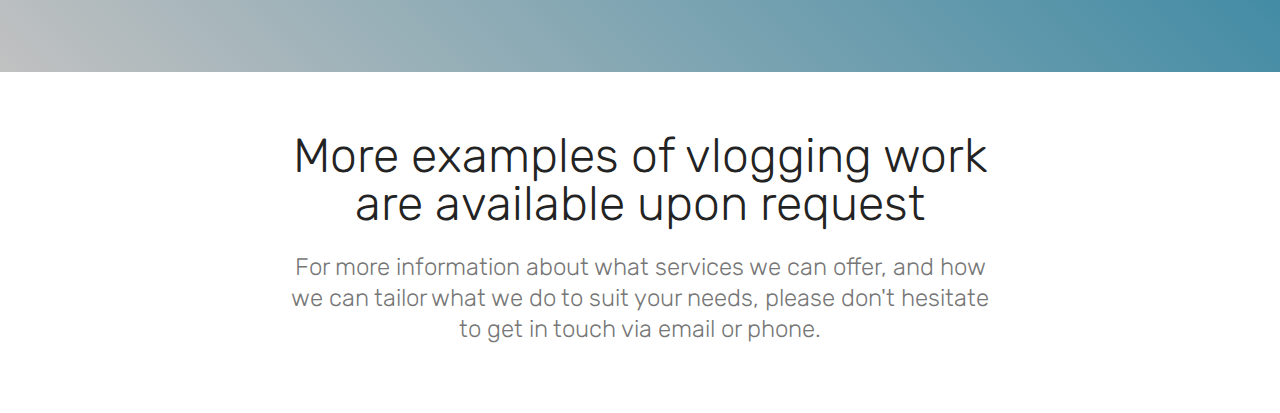
<file: page3.html>
<!DOCTYPE html>
<html >
<head>
  <!-- Site made with Mobirise Website Builder v4.7.7, https://mobirise.com -->
  <meta charset="UTF-8">
  <meta http-equiv="X-UA-Compatible" content="IE=edge">
  <meta name="generator" content="Mobirise v4.7.7, mobirise.com">
  <meta name="viewport" content="width=device-width, initial-scale=1, minimum-scale=1">
  <link rel="shortcut icon" href="assets/images/sbmedialogo-736x589.png" type="image/x-icon">
  <meta name="description" content="Website Maker Description">
  <title>Vlogs</title>
  <link rel="stylesheet" href="assets/web/assets/mobirise-icons/mobirise-icons.css">
  <link rel="stylesheet" href="assets/tether/tether.min.css">
  <link rel="stylesheet" href="assets/bootstrap/css/bootstrap.min.css">
  <link rel="stylesheet" href="assets/bootstrap/css/bootstrap-grid.min.css">
  <link rel="stylesheet" href="assets/bootstrap/css/bootstrap-reboot.min.css">
  <link rel="stylesheet" href="assets/dropdown/css/style.css">
  <link rel="stylesheet" href="assets/theme/css/style.css">
  <link rel="stylesheet" href="assets/mobirise/css/mbr-additional.css" type="text/css">
  
  
  
</head>
<body>
  <section class="menu cid-qTwy0cnS9t" once="menu" id="menu2-b">

    

    <nav class="navbar navbar-expand beta-menu navbar-dropdown align-items-center navbar-fixed-top navbar-toggleable-sm">
        <button class="navbar-toggler navbar-toggler-right" type="button" data-toggle="collapse" data-target="#navbarSupportedContent" aria-controls="navbarSupportedContent" aria-expanded="false" aria-label="Toggle navigation">
            <div class="hamburger">
                <span></span>
                <span></span>
                <span></span>
                <span></span>
            </div>
        </button>
        <div class="menu-logo">
            <div class="navbar-brand">
                <span class="navbar-logo">
                    <a href="index.html">
                        <img src="assets/images/sbmedialogo-736x589.png" alt="" title="" style="height: 3.8rem;">
                    </a>
                </span>
                
            </div>
        </div>
        <div class="collapse navbar-collapse" id="navbarSupportedContent">
            <ul class="navbar-nav nav-dropdown nav-right" data-app-modern-menu="true"><li class="nav-item">
                    <a class="nav-link link text-black display-4" href="index.html">
                        Home</a>
                </li>
                <li class="nav-item"><a class="nav-link link text-black display-4" href="page1.html">
                        Music</a></li><li class="nav-item">
                    <a class="nav-link link text-black display-4" href="page2.html">Video</a>
                </li><li class="nav-item"><a class="nav-link link text-black display-4" href="page4.html">Editing</a></li><li class="nav-item"><a class="nav-link link text-black display-4" href="page3.html">
                        Vlogs</a></li><li class="nav-item"><a class="nav-link link text-black display-4" href="page6.html">Contact</a></li></ul>
            
        </div>
    </nav>
</section>

<section class="engine"><a href="https://mobirise.me/y">html web templates</a></section><section class="mbr-section content5 cid-qTxnS8zIRM" id="content5-k">

    

    

    <div class="container">
        <div class="media-container-row">
            <div class="title col-12 col-md-8">
                <h2 class="align-center mbr-bold mbr-white pb-3 mbr-fonts-style display-1">
                    VLOGS</h2>
                
                
                
            </div>
        </div>
    </div>
</section>

<section class="mbr-section article content10 cid-qTI6T0YfMJ" id="content10-1a">
    
     

    <div class="container">
        <div class="inner-container" style="width: 89%;">
            <hr class="line" style="width: 98%;">
            <div class="section-text align-center mbr-white mbr-fonts-style display-7">
                    Vlogs (or video blogs) are one of the most watched forms of content on YouTube today. Why? Because they are entertaining! Usually filmed on a low budget, edited on a minimal time allowance, and used for either commercial or promotional reasons, they are the advertising tool of the future. Below are some of my own examples of vlogging, used for promotional research.</div>
            <hr class="line" style="width: 98%;">
        </div>
    </div>
</section>

<section class="header7 cid-qTxvKuH44V" id="header7-m">

    

    

    <div class="container">
        <div class="media-container-row">

            <div class="media-content align-right">
                <h1 class="mbr-section-title mbr-white pb-3 mbr-fonts-style display-1">
                    Los Angeles Vlog</h1>
                <div class="mbr-section-text mbr-white pb-3">
                    <p class="mbr-text mbr-fonts-style display-5">
                        Although the vlog was done for complete personal satisfaction, it allows you to see what can be made in less than a day with just a phone. All edited and shot simply on an iPhone, including music written by SBM.&nbsp;<br><br>This series of vlogs was rather successful due to its interesting style, quick turnaround time, and professionalism on a minimal budget.</p>
                </div>
                
            </div>

            <div class="mbr-figure" style="width: 100%;"><iframe class="mbr-embedded-video" src="https://www.youtube.com/embed/ri6xTqdVac4?rel=0&amp;amp;showinfo=0&amp;autoplay=0&amp;loop=1&amp;playlist=ri6xTqdVac4" width="1280" height="720" frameborder="0" allowfullscreen></iframe></div>

        </div>
    </div>
</section>

<section class="header7 cid-qTxwuezl5B" id="header7-n">

    

    

    <div class="container">
        <div class="media-container-row">

            <div class="media-content align-right">
                <h1 class="mbr-section-title mbr-white pb-3 mbr-fonts-style display-1">
                    New York Vlog</h1>
                <div class="mbr-section-text mbr-white pb-3">
                    <p class="mbr-text mbr-fonts-style display-5">
                        Much like the LA vlog, the style is very unique and it was released the same day it was filmed. The New York vlogs were my first attempt at shooting and editing all on my phone, and it allowed me to see what I am capable of doing with minimal equipment. The style and quality has changed between the NY and the LA vlogs, as my skills and knowledge have progressed.</p>
                </div>
                
            </div>

            <div class="mbr-figure" style="width: 100%;"><iframe class="mbr-embedded-video" src="https://www.youtube.com/embed/6pn1KHzgc5Y?rel=0&amp;amp;showinfo=0&amp;autoplay=0&amp;loop=1&amp;playlist=6pn1KHzgc5Y" width="1280" height="720" frameborder="0" allowfullscreen></iframe></div>

        </div>
    </div>
</section>

<section class="mbr-section content4 cid-qTDenaVXkV" id="content4-z">

    

    <div class="container">
        <div class="media-container-row">
            <div class="title col-12 col-md-8">
                <h2 class="align-center pb-3 mbr-fonts-style display-2">
                    More examples of vlogging work are available upon request</h2>
                <h3 class="mbr-section-subtitle align-center mbr-light mbr-fonts-style display-5">For more information about what services we can offer, and how we can tailor what we do to suit your needs, please don't hesitate to get in touch via email or phone.</h3>
                
            </div>
        </div>
    </div>
</section>


  <script src="assets/web/assets/jquery/jquery.min.js"></script>
  <script src="assets/popper/popper.min.js"></script>
  <script src="assets/tether/tether.min.js"></script>
  <script src="assets/bootstrap/js/bootstrap.min.js"></script>
  <script src="assets/smoothscroll/smooth-scroll.js"></script>
  <script src="assets/dropdown/js/script.min.js"></script>
  <script src="assets/touchswipe/jquery.touch-swipe.min.js"></script>
  <script src="assets/theme/js/script.js"></script>
  
  
</body>
</html>
</file>
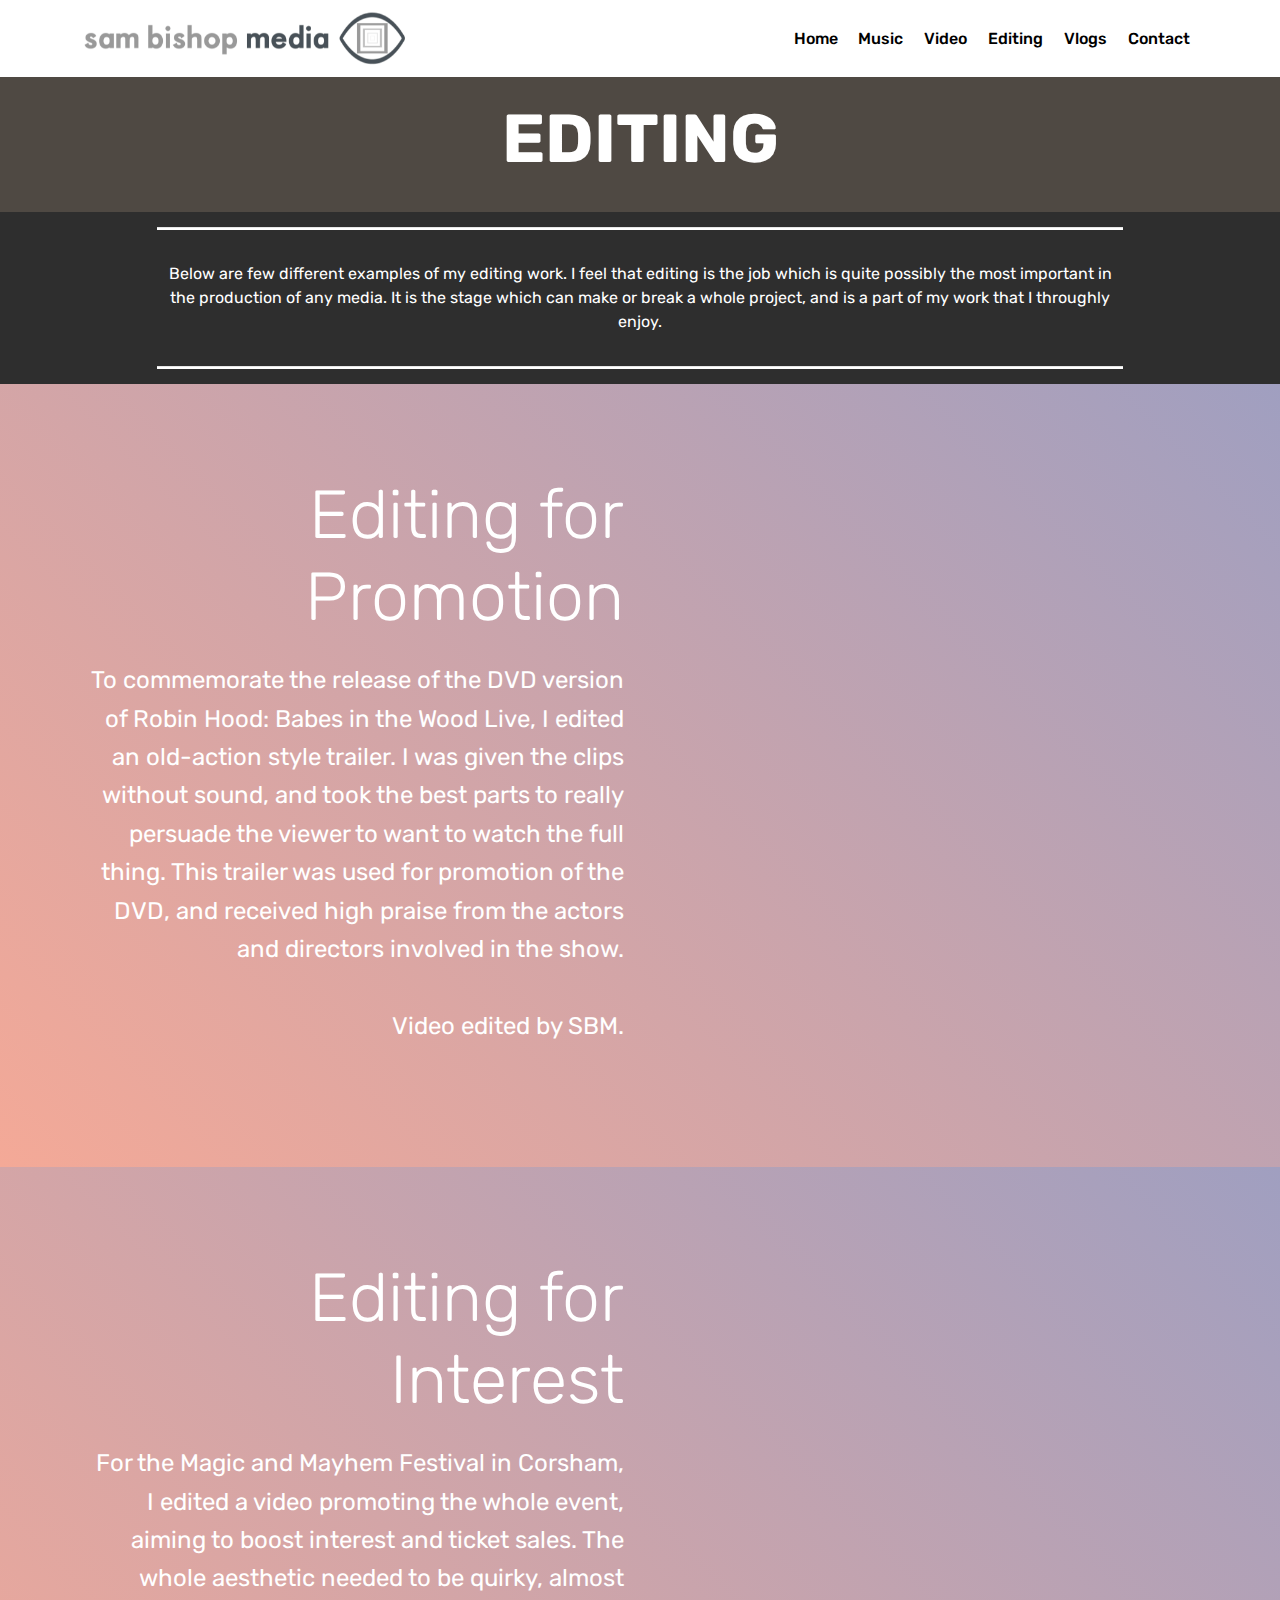
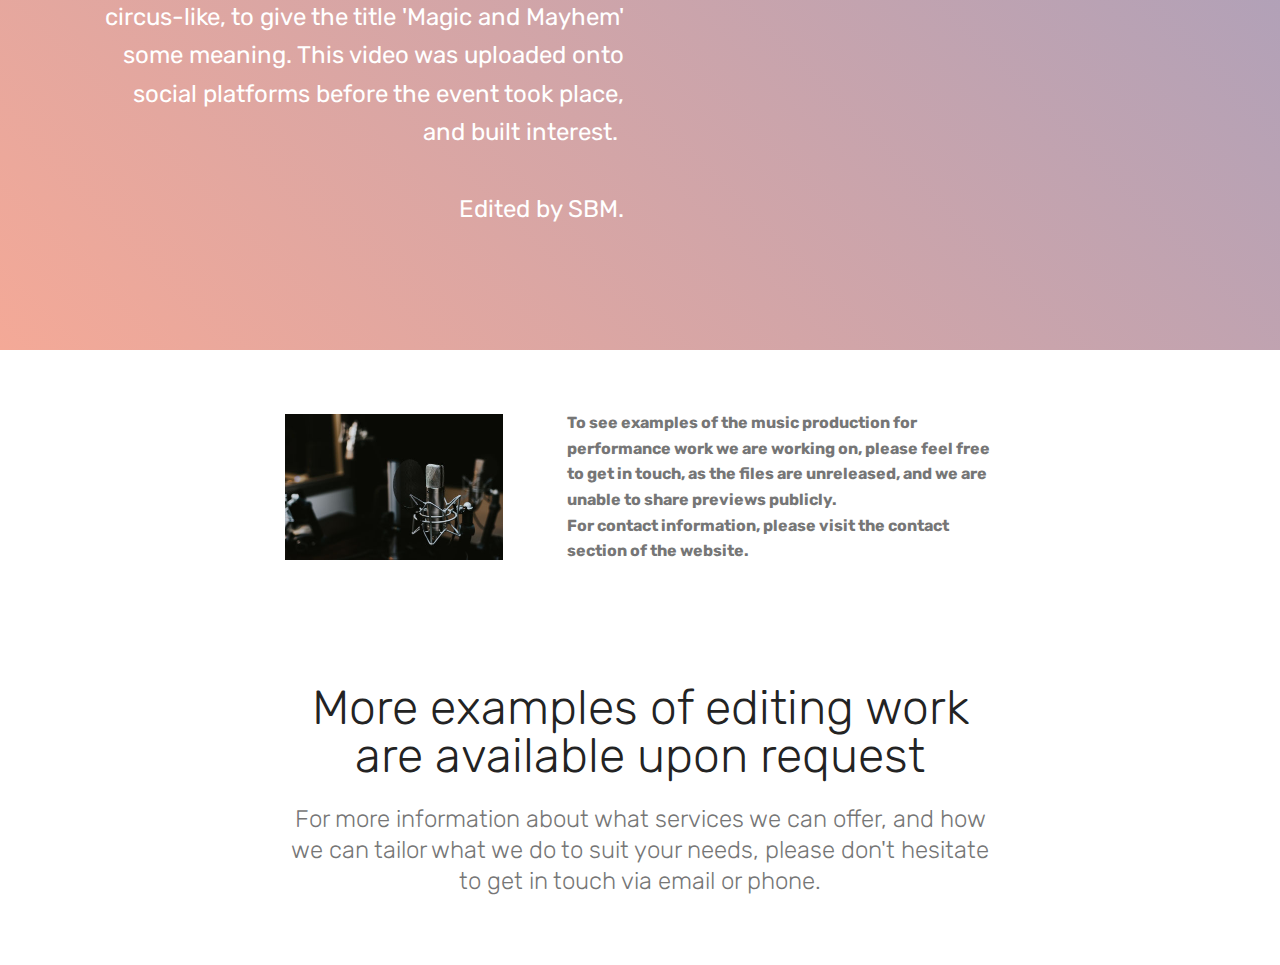
<file: page4.html>
<!DOCTYPE html>
<html >
<head>
  <!-- Site made with Mobirise Website Builder v4.7.7, https://mobirise.com -->
  <meta charset="UTF-8">
  <meta http-equiv="X-UA-Compatible" content="IE=edge">
  <meta name="generator" content="Mobirise v4.7.7, mobirise.com">
  <meta name="viewport" content="width=device-width, initial-scale=1, minimum-scale=1">
  <link rel="shortcut icon" href="assets/images/sbmedialogo-736x589.png" type="image/x-icon">
  <meta name="description" content="Site Builder Description">
  <title>Edit</title>
  <link rel="stylesheet" href="assets/web/assets/mobirise-icons/mobirise-icons.css">
  <link rel="stylesheet" href="assets/tether/tether.min.css">
  <link rel="stylesheet" href="assets/bootstrap/css/bootstrap.min.css">
  <link rel="stylesheet" href="assets/bootstrap/css/bootstrap-grid.min.css">
  <link rel="stylesheet" href="assets/bootstrap/css/bootstrap-reboot.min.css">
  <link rel="stylesheet" href="assets/dropdown/css/style.css">
  <link rel="stylesheet" href="assets/theme/css/style.css">
  <link rel="stylesheet" href="assets/mobirise/css/mbr-additional.css" type="text/css">
  
  
  
</head>
<body>
  <section class="mbr-section content5 cid-qTxnKruhdE" id="content5-j">

    

    

    <div class="container">
        <div class="media-container-row">
            <div class="title col-12 col-md-8">
                <h2 class="align-center mbr-bold mbr-white pb-3 mbr-fonts-style display-1">
                    EDITING</h2>
                
                
                
            </div>
        </div>
    </div>
</section>

<section class="engine"><a href="https://mobirise.me/o">one page site templates</a></section><section class="menu cid-qTwy0cnS9t" once="menu" id="menu2-c">

    

    <nav class="navbar navbar-expand beta-menu navbar-dropdown align-items-center navbar-fixed-top navbar-toggleable-sm">
        <button class="navbar-toggler navbar-toggler-right" type="button" data-toggle="collapse" data-target="#navbarSupportedContent" aria-controls="navbarSupportedContent" aria-expanded="false" aria-label="Toggle navigation">
            <div class="hamburger">
                <span></span>
                <span></span>
                <span></span>
                <span></span>
            </div>
        </button>
        <div class="menu-logo">
            <div class="navbar-brand">
                <span class="navbar-logo">
                    <a href="index.html">
                        <img src="assets/images/sbmedialogo-736x589.png" alt="" title="" style="height: 3.8rem;">
                    </a>
                </span>
                
            </div>
        </div>
        <div class="collapse navbar-collapse" id="navbarSupportedContent">
            <ul class="navbar-nav nav-dropdown nav-right" data-app-modern-menu="true"><li class="nav-item">
                    <a class="nav-link link text-black display-4" href="index.html">
                        Home</a>
                </li>
                <li class="nav-item"><a class="nav-link link text-black display-4" href="page1.html">
                        Music</a></li><li class="nav-item">
                    <a class="nav-link link text-black display-4" href="page2.html">Video</a>
                </li><li class="nav-item"><a class="nav-link link text-black display-4" href="page4.html">Editing</a></li><li class="nav-item"><a class="nav-link link text-black display-4" href="page3.html">
                        Vlogs</a></li><li class="nav-item"><a class="nav-link link text-black display-4" href="page6.html">Contact</a></li></ul>
            
        </div>
    </nav>
</section>

<section class="mbr-section article content10 cid-qTI59qL6yA" id="content10-18">
    
     

    <div class="container">
        <div class="inner-container" style="width: 87%;">
            <hr class="line" style="width: 100%;">
            <div class="section-text align-center mbr-white mbr-fonts-style display-7">Below are few different examples of my editing work. I feel that editing is the job which is quite possibly the most important in the production of any media. It is the stage which can make or break a whole project, and is a part of my work that I throughly enjoy.</div>
            <hr class="line" style="width: 100%;">
        </div>
    </div>
</section>

<section class="header7 cid-qTDfld2qdJ" id="header7-12">

    

    

    <div class="container">
        <div class="media-container-row">

            <div class="media-content align-right">
                <h1 class="mbr-section-title mbr-white pb-3 mbr-fonts-style display-1">Editing for Promotion</h1>
                <div class="mbr-section-text mbr-white pb-3">
                    <p class="mbr-text mbr-fonts-style display-5">To commemorate the release of the DVD version of Robin Hood: Babes in the Wood Live, I edited an old-action style trailer. I was given the clips without sound, and took the best parts to really persuade the viewer to want to watch the full thing. This trailer was used for promotion of the DVD, and received high praise from the actors and directors involved in the show.<br><br>Video edited by SBM.</p>
                </div>
                
            </div>

            <div class="mbr-figure" style="width: 100%;"><iframe class="mbr-embedded-video" src="https://www.youtube.com/embed/alfDja2ES2E?rel=0&amp;amp;showinfo=0&amp;autoplay=0&amp;loop=1&amp;playlist=alfDja2ES2E" width="1280" height="720" frameborder="0" allowfullscreen></iframe></div>

        </div>
    </div>
</section>

<section class="header7 cid-qTDgNAGcLi" id="header7-13">

    

    

    <div class="container">
        <div class="media-container-row">

            <div class="media-content align-right">
                <h1 class="mbr-section-title mbr-white pb-3 mbr-fonts-style display-1">Editing for Interest</h1>
                <div class="mbr-section-text mbr-white pb-3">
                    <p class="mbr-text mbr-fonts-style display-5">
                        For the Magic and Mayhem Festival in Corsham, I edited a video promoting the whole event, aiming to boost interest and ticket sales. The whole aesthetic needed to be quirky, almost circus-like, to give the title 'Magic and Mayhem' some meaning. This video was uploaded onto social platforms before the event took place, and built interest.&nbsp;<br><br>Edited by SBM.</p>
                </div>
                
            </div>

            <div class="mbr-figure" style="width: 100%;"><iframe class="mbr-embedded-video" src="https://www.youtube.com/embed/tB8viRHw27s?rel=0&amp;amp;showinfo=0&amp;autoplay=0&amp;loop=1&amp;playlist=tB8viRHw27s" width="1280" height="720" frameborder="0" allowfullscreen></iframe></div>

        </div>
    </div>
</section>

<section class="mbr-section content6 cid-qTDl8qfUbT" id="content6-15">
    
     
    
    <div class="container">
        <div class="media-container-row">
            <div class="col-12 col-md-8">
                <div class="media-container-row">
                    <div class="mbr-figure" style="width: 60%;">
                      <img src="assets/images/mbr-436x291.jpg" alt="Mobirise" title="">  
                    </div>
                    <div class="media-content">
                        <div class="mbr-section-text">
                            <p class="mbr-text mb-0 mbr-fonts-style display-7"><strong>To see examples of the music production for performance work we are working on, please feel free to get in touch, as the files are unreleased, and we are unable to share previews publicly.&nbsp;</strong><br><strong>For contact information, please visit the contact section of the website.</strong></p>
                        </div>
                    </div>
                </div>
            </div>
        </div>
    </div>
</section>

<section class="mbr-section content4 cid-qTDdYbq7yt" id="content4-x">

    

    <div class="container">
        <div class="media-container-row">
            <div class="title col-12 col-md-8">
                <h2 class="align-center pb-3 mbr-fonts-style display-2">More examples of editing work are available upon request</h2>
                <h3 class="mbr-section-subtitle align-center mbr-light mbr-fonts-style display-5">For more information about what services we can offer, and how we can tailor what we do to suit your needs, please don't hesitate to get in touch via email or phone.</h3>
                
            </div>
        </div>
    </div>
</section>


  <script src="assets/web/assets/jquery/jquery.min.js"></script>
  <script src="assets/popper/popper.min.js"></script>
  <script src="assets/tether/tether.min.js"></script>
  <script src="assets/bootstrap/js/bootstrap.min.js"></script>
  <script src="assets/smoothscroll/smooth-scroll.js"></script>
  <script src="assets/dropdown/js/script.min.js"></script>
  <script src="assets/touchswipe/jquery.touch-swipe.min.js"></script>
  <script src="assets/theme/js/script.js"></script>
  
  
</body>
</html>
</file>
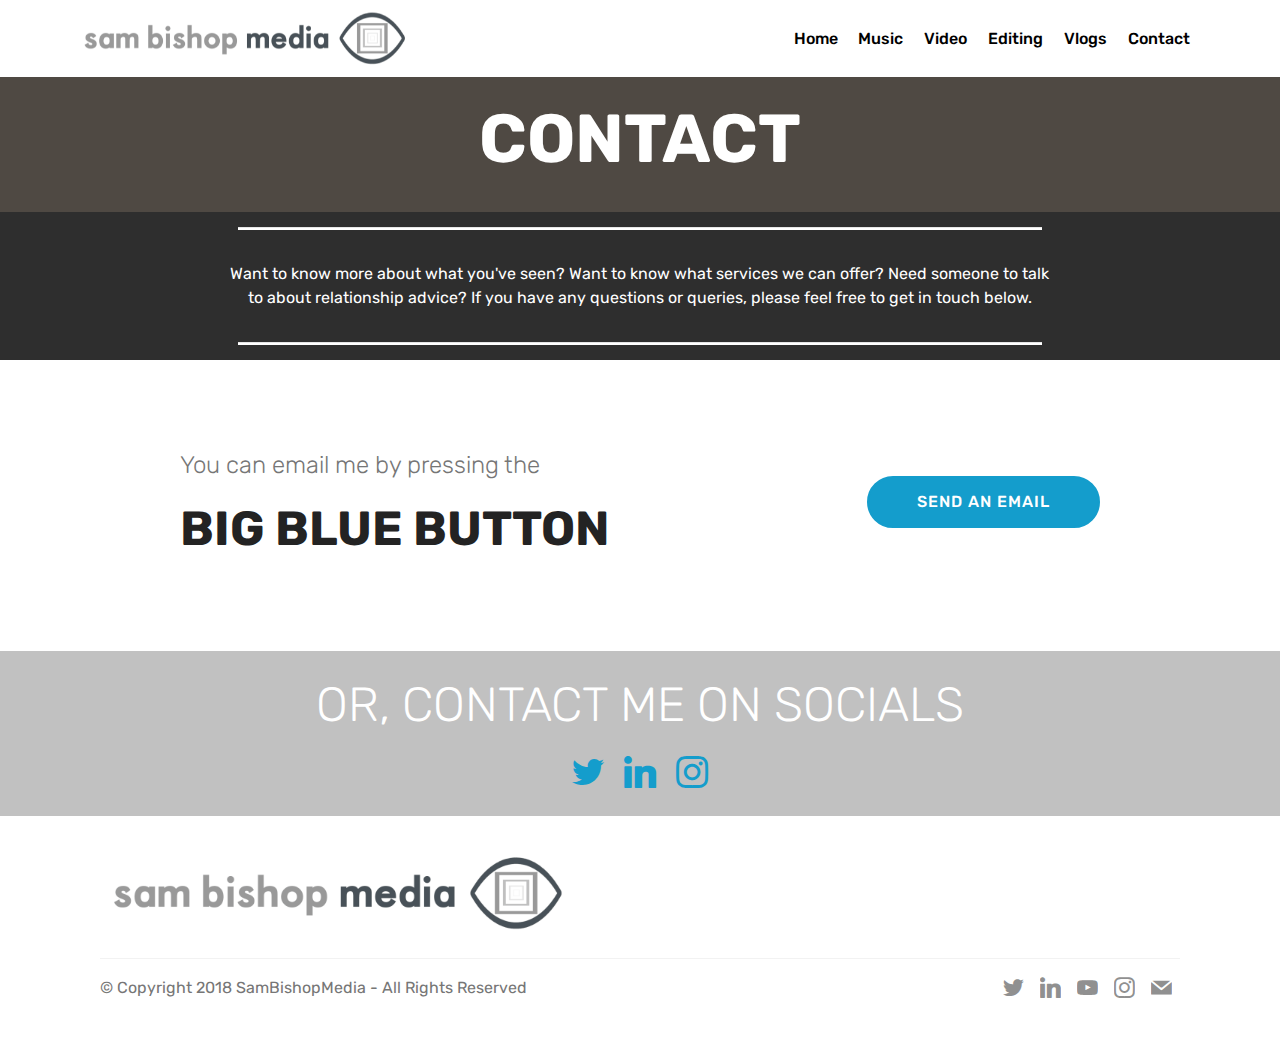
<file: page6.html>
<!DOCTYPE html>
<html >
<head>
  <!-- Site made with Mobirise Website Builder v4.7.7, https://mobirise.com -->
  <meta charset="UTF-8">
  <meta http-equiv="X-UA-Compatible" content="IE=edge">
  <meta name="generator" content="Mobirise v4.7.7, mobirise.com">
  <meta name="viewport" content="width=device-width, initial-scale=1, minimum-scale=1">
  <link rel="shortcut icon" href="assets/images/sbmedialogo-736x589.png" type="image/x-icon">
  <meta name="description" content="Web Site Builder Description">
  <title>Contact</title>
  <link rel="stylesheet" href="assets/web/assets/mobirise-icons/mobirise-icons.css">
  <link rel="stylesheet" href="assets/tether/tether.min.css">
  <link rel="stylesheet" href="assets/bootstrap/css/bootstrap.min.css">
  <link rel="stylesheet" href="assets/bootstrap/css/bootstrap-grid.min.css">
  <link rel="stylesheet" href="assets/bootstrap/css/bootstrap-reboot.min.css">
  <link rel="stylesheet" href="assets/socicon/css/styles.css">
  <link rel="stylesheet" href="assets/dropdown/css/style.css">
  <link rel="stylesheet" href="assets/theme/css/style.css">
  <link rel="stylesheet" href="assets/mobirise/css/mbr-additional.css" type="text/css">
  
  
  
</head>
<body>
  <section class="menu cid-qTwy0cnS9t" once="menu" id="menu2-e">

    

    <nav class="navbar navbar-expand beta-menu navbar-dropdown align-items-center navbar-fixed-top navbar-toggleable-sm">
        <button class="navbar-toggler navbar-toggler-right" type="button" data-toggle="collapse" data-target="#navbarSupportedContent" aria-controls="navbarSupportedContent" aria-expanded="false" aria-label="Toggle navigation">
            <div class="hamburger">
                <span></span>
                <span></span>
                <span></span>
                <span></span>
            </div>
        </button>
        <div class="menu-logo">
            <div class="navbar-brand">
                <span class="navbar-logo">
                    <a href="index.html">
                        <img src="assets/images/sbmedialogo-736x589.png" alt="" title="" style="height: 3.8rem;">
                    </a>
                </span>
                
            </div>
        </div>
        <div class="collapse navbar-collapse" id="navbarSupportedContent">
            <ul class="navbar-nav nav-dropdown nav-right" data-app-modern-menu="true"><li class="nav-item">
                    <a class="nav-link link text-black display-4" href="index.html">
                        Home</a>
                </li>
                <li class="nav-item"><a class="nav-link link text-black display-4" href="page1.html">
                        Music</a></li><li class="nav-item">
                    <a class="nav-link link text-black display-4" href="page2.html">Video</a>
                </li><li class="nav-item"><a class="nav-link link text-black display-4" href="page4.html">Editing</a></li><li class="nav-item"><a class="nav-link link text-black display-4" href="page3.html">
                        Vlogs</a></li><li class="nav-item"><a class="nav-link link text-black display-4" href="page6.html">Contact</a></li></ul>
            
        </div>
    </nav>
</section>

<section class="engine"><a href="https://mobirise.me/b">how to create a site for free</a></section><section class="mbr-section content5 cid-qTxnZvhmaF" id="content5-l">

    

    

    <div class="container">
        <div class="media-container-row">
            <div class="title col-12 col-md-8">
                <h2 class="align-center mbr-bold mbr-white pb-3 mbr-fonts-style display-1">
                    CONTACT</h2>
                
                
                
            </div>
        </div>
    </div>
</section>

<section class="mbr-section article content10 cid-qTI7DJlH4s" id="content10-1b">
    
     

    <div class="container">
        <div class="inner-container" style="width: 74%;">
            <hr class="line" style="width: 98%;">
            <div class="section-text align-center mbr-white mbr-fonts-style display-7">Want to know more about what you've seen? Want to know what services we can offer? Need someone to talk to about relationship advice? If you have any questions or queries, please feel free to get in touch below.</div>
            <hr class="line" style="width: 98%;">
        </div>
    </div>
</section>

<section class="mbr-section info1 cid-qTCzPDy5Ka" id="info1-u">

    

    
    <div class="container">
        <div class="row justify-content-center content-row">
            <div class="media-container-column title col-12 col-lg-7 col-md-6">
                <h3 class="mbr-section-subtitle align-left mbr-light pb-3 mbr-fonts-style display-5">
                    You can email me by pressing the</h3>
                <h2 class="align-left mbr-bold mbr-fonts-style display-2">BIG BLUE BUTTON</h2>
            </div>
            <div class="media-container-column col-12 col-lg-3 col-md-4">
                <div class="mbr-section-btn align-right py-4"><a class="btn btn-primary display-4" href="mailto:sc.bishop98@gmail.com">SEND AN EMAIL</a></div>
            </div>
        </div>
    </div>
</section>

<section class="cid-qTCzLtpfbX" id="social-buttons2-t">

    

    

    <div class="container">
        <div class="media-container-row">
            <div class="col-md-8 align-center">
                <h2 class="pb-3 mbr-fonts-style display-2">OR, CONTACT ME ON SOCIALS</h2>
                <div class="social-list pl-0 mb-0">
                    <a href="https://twitter.com/samthebishop" target="_blank">
                        <span class="px-2 mbr-iconfont mbr-iconfont-social socicon-twitter socicon"></span>
                    </a>
                    <a href="https://www.linkedin.com/in/sam-bishop-131a65151/" target="_blank">
                        <span class="px-2 mbr-iconfont mbr-iconfont-social socicon-linkedin socicon"></span>
                    </a>
                    <a href="https://instagram.com/sambishop15" target="_blank">
                        <span class="px-2 mbr-iconfont mbr-iconfont-social socicon-instagram socicon"></span>
                    </a>
                    <a href="https://www.youtube.com/c/mobirise" target="_blank">
                        
                    </a>
                    <a href="https://plus.google.com/u/0/+Mobirise" target="_blank">
                        
                    </a>
                    <a href="https://www.behance.net/Mobirise" target="_blank">
                        
                    </a>
                </div>
            </div>
        </div>
    </div>
</section>

<section class="cid-qTIZJKedlo" id="footer5-1c">

    

    

    <div class="container">
        <div class="media-container-row">
            <div class="col-md-3">
                <div class="media-wrap">
                    <a href="index.html">
                       <img src="assets/images/sbmedialogo-840x672.png" alt="" title="">
                    </a>
                </div>
            </div>
            <div class="col-md-9">
                <p class="mbr-text align-right links mbr-fonts-style display-7"></p>
            </div>
        </div>
        <div class="footer-lower">
            <div class="media-container-row">
                <div class="col-md-12">
                    <hr>
                </div>
            </div>
            <div class="media-container-row mbr-white">
                <div class="col-md-6 copyright">
                    <p class="mbr-text mbr-fonts-style display-7">
                        © Copyright 2018 SamBishopMedia - All Rights Reserved
                    </p>
                </div>
                <div class="col-md-6">
                    <div class="social-list align-right">
                        <div class="soc-item">
                            <a href="https://twitter.com/samthebishop" target="_blank">
                                <span class="mbr-iconfont mbr-iconfont-social socicon-twitter socicon"></span>
                            </a>
                        </div>
                        <div class="soc-item">
                            <a href="https://www.linkedin.com/in/sam-bishop-131a65151/" target="_blank">
                                <span class="mbr-iconfont mbr-iconfont-social socicon-linkedin socicon"></span>
                            </a>
                        </div>
                        <div class="soc-item">
                            <a href="https://www.youtube.com/c/SamBishop" target="_blank">
                                <span class="mbr-iconfont mbr-iconfont-social socicon-youtube socicon"></span>
                            </a>
                        </div>
                        <div class="soc-item">
                            <a href="https://instagram.com/sambishop15" target="_blank">
                                <span class="mbr-iconfont mbr-iconfont-social socicon-instagram socicon"></span>
                            </a>
                        </div>
                        <div class="soc-item">
                            <a href="mailto:sc.bishop98@gmail.com">
                                <span class="mbr-iconfont mbr-iconfont-social socicon-mail socicon"></span>
                            </a>
                        </div>
                        
                    </div>
                </div>
            </div>
        </div>
    </div>
</section>


  <script src="assets/web/assets/jquery/jquery.min.js"></script>
  <script src="assets/popper/popper.min.js"></script>
  <script src="assets/tether/tether.min.js"></script>
  <script src="assets/bootstrap/js/bootstrap.min.js"></script>
  <script src="assets/dropdown/js/script.min.js"></script>
  <script src="assets/touchswipe/jquery.touch-swipe.min.js"></script>
  <script src="assets/sociallikes/social-likes.js"></script>
  <script src="assets/smoothscroll/smooth-scroll.js"></script>
  <script src="assets/theme/js/script.js"></script>
  
  
</body>
</html>
</file>
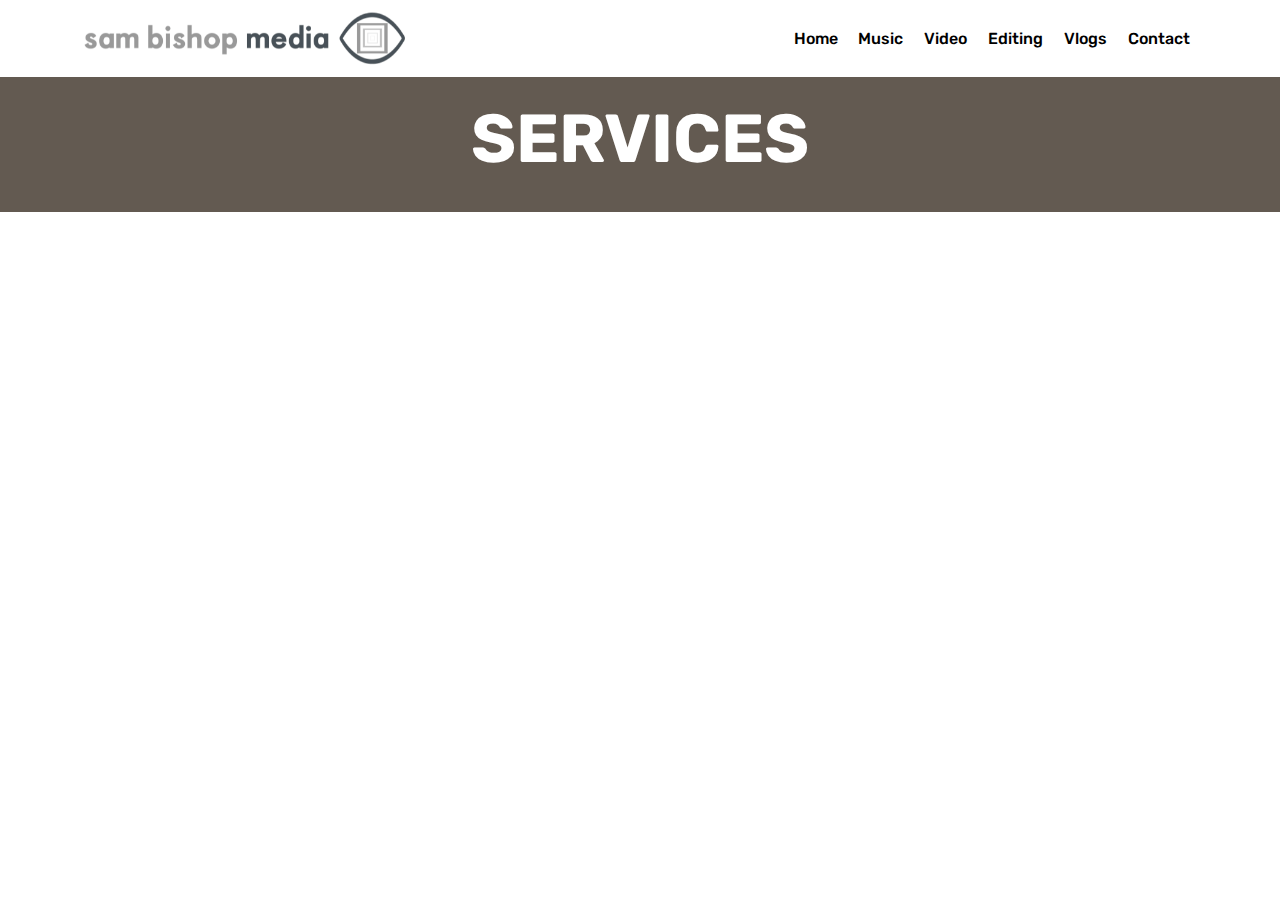
<file: page7.html>
<!DOCTYPE html>
<html >
<head>
  <!-- Site made with Mobirise Website Builder v4.7.7, https://mobirise.com -->
  <meta charset="UTF-8">
  <meta http-equiv="X-UA-Compatible" content="IE=edge">
  <meta name="generator" content="Mobirise v4.7.7, mobirise.com">
  <meta name="viewport" content="width=device-width, initial-scale=1, minimum-scale=1">
  <link rel="shortcut icon" href="assets/images/sbmedialogo-736x589.png" type="image/x-icon">
  <meta name="description" content="Web Site Generator Description">
  <title>Services</title>
  <link rel="stylesheet" href="assets/web/assets/mobirise-icons/mobirise-icons.css">
  <link rel="stylesheet" href="assets/tether/tether.min.css">
  <link rel="stylesheet" href="assets/bootstrap/css/bootstrap.min.css">
  <link rel="stylesheet" href="assets/bootstrap/css/bootstrap-grid.min.css">
  <link rel="stylesheet" href="assets/bootstrap/css/bootstrap-reboot.min.css">
  <link rel="stylesheet" href="assets/dropdown/css/style.css">
  <link rel="stylesheet" href="assets/theme/css/style.css">
  <link rel="stylesheet" href="assets/mobirise/css/mbr-additional.css" type="text/css">
  
  
  
</head>
<body>
  <section class="menu cid-qTwy0cnS9t" once="menu" id="menu2-10">

    

    <nav class="navbar navbar-expand beta-menu navbar-dropdown align-items-center navbar-fixed-top navbar-toggleable-sm">
        <button class="navbar-toggler navbar-toggler-right" type="button" data-toggle="collapse" data-target="#navbarSupportedContent" aria-controls="navbarSupportedContent" aria-expanded="false" aria-label="Toggle navigation">
            <div class="hamburger">
                <span></span>
                <span></span>
                <span></span>
                <span></span>
            </div>
        </button>
        <div class="menu-logo">
            <div class="navbar-brand">
                <span class="navbar-logo">
                    <a href="index.html">
                        <img src="assets/images/sbmedialogo-736x589.png" alt="" title="" style="height: 3.8rem;">
                    </a>
                </span>
                
            </div>
        </div>
        <div class="collapse navbar-collapse" id="navbarSupportedContent">
            <ul class="navbar-nav nav-dropdown nav-right" data-app-modern-menu="true"><li class="nav-item">
                    <a class="nav-link link text-black display-4" href="index.html">
                        Home</a>
                </li>
                <li class="nav-item"><a class="nav-link link text-black display-4" href="page1.html">
                        Music</a></li><li class="nav-item">
                    <a class="nav-link link text-black display-4" href="page2.html">Video</a>
                </li><li class="nav-item"><a class="nav-link link text-black display-4" href="page4.html">Editing</a></li><li class="nav-item"><a class="nav-link link text-black display-4" href="page3.html">
                        Vlogs</a></li><li class="nav-item"><a class="nav-link link text-black display-4" href="page6.html">Contact</a></li></ul>
            
        </div>
    </nav>
</section>

<section class="engine"><a href="https://mobirise.me/z">best css templates</a></section><section class="mbr-section content5 cid-qTDeYsLROP" id="content5-11">

    

    

    <div class="container">
        <div class="media-container-row">
            <div class="title col-12 col-md-8">
                <h2 class="align-center mbr-bold mbr-white pb-3 mbr-fonts-style display-1">
                    SERVICES</h2>
                
                
                
            </div>
        </div>
    </div>
</section>


  <script src="assets/web/assets/jquery/jquery.min.js"></script>
  <script src="assets/popper/popper.min.js"></script>
  <script src="assets/tether/tether.min.js"></script>
  <script src="assets/bootstrap/js/bootstrap.min.js"></script>
  <script src="assets/smoothscroll/smooth-scroll.js"></script>
  <script src="assets/dropdown/js/script.min.js"></script>
  <script src="assets/touchswipe/jquery.touch-swipe.min.js"></script>
  <script src="assets/theme/js/script.js"></script>
  
  
</body>
</html>
</file>
<file: assets/web/assets/mobirise-icons/mobirise-icons.css>
@font-face {
  font-family: 'MobiriseIcons';
  src:  url('mobirise-icons.eot?spat4u');
  src:  url('mobirise-icons.eot?spat4u#iefix') format('embedded-opentype'),
    url('mobirise-icons.ttf?spat4u') format('truetype'),
    url('mobirise-icons.woff?spat4u') format('woff'),
    url('mobirise-icons.svg?spat4u#MobiriseIcons') format('svg');
  font-weight: normal;
  font-style: normal;
}

[class^="mbri-"], [class*=" mbri-"] {
  /* use !important to prevent issues with browser extensions that change fonts */
  font-family: MobiriseIcons !important;
  speak: none;
  font-style: normal;
  font-weight: normal;
  font-variant: normal;
  text-transform: none;
  line-height: 1;

  /* Better Font Rendering =========== */
  -webkit-font-smoothing: antialiased;
  -moz-osx-font-smoothing: grayscale;
}

.mbri-add-submenu:before {
  content: "\e900";
}
.mbri-alert:before {
  content: "\e901";
}
.mbri-align-center:before {
  content: "\e902";
}
.mbri-align-justify:before {
  content: "\e903";
}
.mbri-align-left:before {
  content: "\e904";
}
.mbri-align-right:before {
  content: "\e905";
}
.mbri-android:before {
  content: "\e906";
}
.mbri-apple:before {
  content: "\e907";
}
.mbri-arrow-down:before {
  content: "\e908";
}
.mbri-arrow-next:before {
  content: "\e909";
}
.mbri-arrow-prev:before {
  content: "\e90a";
}
.mbri-arrow-up:before {
  content: "\e90b";
}
.mbri-bold:before {
  content: "\e90c";
}
.mbri-bookmark:before {
  content: "\e90d";
}
.mbri-bootstrap:before {
  content: "\e90e";
}
.mbri-briefcase:before {
  content: "\e90f";
}
.mbri-browse:before {
  content: "\e910";
}
.mbri-bulleted-list:before {
  content: "\e911";
}
.mbri-calendar:before {
  content: "\e912";
}
.mbri-camera:before {
  content: "\e913";
}
.mbri-cart-add:before {
  content: "\e914";
}
.mbri-cart-full:before {
  content: "\e915";
}
.mbri-cash:before {
  content: "\e916";
}
.mbri-change-style:before {
  content: "\e917";
}
.mbri-chat:before {
  content: "\e918";
}
.mbri-clock:before {
  content: "\e919";
}
.mbri-close:before {
  content: "\e91a";
}
.mbri-cloud:before {
  content: "\e91b";
}
.mbri-code:before {
  content: "\e91c";
}
.mbri-contact-form:before {
  content: "\e91d";
}
.mbri-credit-card:before {
  content: "\e91e";
}
.mbri-cursor-click:before {
  content: "\e91f";
}
.mbri-cust-feedback:before {
  content: "\e920";
}
.mbri-database:before {
  content: "\e921";
}
.mbri-delivery:before {
  content: "\e922";
}
.mbri-desktop:before {
  content: "\e923";
}
.mbri-devices:before {
  content: "\e924";
}
.mbri-down:before {
  content: "\e925";
}
.mbri-download:before {
  content: "\e989";
}
.mbri-drag-n-drop:before {
  content: "\e927";
}
.mbri-drag-n-drop2:before {
  content: "\e928";
}
.mbri-edit:before {
  content: "\e929";
}
.mbri-edit2:before {
  content: "\e92a";
}
.mbri-error:before {
  content: "\e92b";
}
.mbri-extension:before {
  content: "\e92c";
}
.mbri-features:before {
  content: "\e92d";
}
.mbri-file:before {
  content: "\e92e";
}
.mbri-flag:before {
  content: "\e92f";
}
.mbri-folder:before {
  content: "\e930";
}
.mbri-gift:before {
  content: "\e931";
}
.mbri-github:before {
  content: "\e932";
}
.mbri-globe:before {
  content: "\e933";
}
.mbri-globe-2:before {
  content: "\e934";
}
.mbri-growing-chart:before {
  content: "\e935";
}
.mbri-hearth:before {
  content: "\e936";
}
.mbri-help:before {
  content: "\e937";
}
.mbri-home:before {
  content: "\e938";
}
.mbri-hot-cup:before {
  content: "\e939";
}
.mbri-idea:before {
  content: "\e93a";
}
.mbri-image-gallery:before {
  content: "\e93b";
}
.mbri-image-slider:before {
  content: "\e93c";
}
.mbri-info:before {
  content: "\e93d";
}
.mbri-italic:before {
  content: "\e93e";
}
.mbri-key:before {
  content: "\e93f";
}
.mbri-laptop:before {
  content: "\e940";
}
.mbri-layers:before {
  content: "\e941";
}
.mbri-left-right:before {
  content: "\e942";
}
.mbri-left:before {
  content: "\e943";
}
.mbri-letter:before {
  content: "\e944";
}
.mbri-like:before {
  content: "\e945";
}
.mbri-link:before {
  content: "\e946";
}
.mbri-lock:before {
  content: "\e947";
}
.mbri-login:before {
  content: "\e948";
}
.mbri-logout:before {
  content: "\e949";
}
.mbri-magic-stick:before {
  content: "\e94a";
}
.mbri-map-pin:before {
  content: "\e94b";
}
.mbri-menu:before {
  content: "\e94c";
}
.mbri-mobile:before {
  content: "\e94d";
}
.mbri-mobile2:before {
  content: "\e94e";
}
.mbri-mobirise:before {
  content: "\e94f";
}
.mbri-more-horizontal:before {
  content: "\e950";
}
.mbri-more-vertical:before {
  content: "\e951";
}
.mbri-music:before {
  content: "\e952";
}
.mbri-new-file:before {
  content: "\e953";
}
.mbri-numbered-list:before {
  content: "\e954";
}
.mbri-opened-folder:before {
  content: "\e955";
}
.mbri-pages:before {
  content: "\e956";
}
.mbri-paper-plane:before {
  content: "\e957";
}
.mbri-paperclip:before {
  content: "\e958";
}
.mbri-photo:before {
  content: "\e959";
}
.mbri-photos:before {
  content: "\e95a";
}
.mbri-pin:before {
  content: "\e95b";
}
.mbri-play:before {
  content: "\e95c";
}
.mbri-plus:before {
  content: "\e95d";
}
.mbri-preview:before {
  content: "\e95e";
}
.mbri-print:before {
  content: "\e95f";
}
.mbri-protect:before {
  content: "\e960";
}
.mbri-question:before {
  content: "\e961";
}
.mbri-quote-left:before {
  content: "\e962";
}
.mbri-quote-right:before {
  content: "\e963";
}
.mbri-refresh:before {
  content: "\e964";
}
.mbri-responsive:before {
  content: "\e965";
}
.mbri-right:before {
  content: "\e966";
}
.mbri-rocket:before {
  content: "\e967";
}
.mbri-sad-face:before {
  content: "\e968";
}
.mbri-sale:before {
  content: "\e969";
}
.mbri-save:before {
  content: "\e96a";
}
.mbri-search:before {
  content: "\e96b";
}
.mbri-setting:before {
  content: "\e96c";
}
.mbri-setting2:before {
  content: "\e96d";
}
.mbri-setting3:before {
  content: "\e96e";
}
.mbri-share:before {
  content: "\e96f";
}
.mbri-shopping-bag:before {
  content: "\e970";
}
.mbri-shopping-basket:before {
  content: "\e971";
}
.mbri-shopping-cart:before {
  content: "\e972";
}
.mbri-sites:before {
  content: "\e973";
}
.mbri-smile-face:before {
  content: "\e974";
}
.mbri-speed:before {
  content: "\e975";
}
.mbri-star:before {
  content: "\e976";
}
.mbri-success:before {
  content: "\e977";
}
.mbri-sun:before {
  content: "\e978";
}
.mbri-sun2:before {
  content: "\e979";
}
.mbri-tablet:before {
  content: "\e97a";
}
.mbri-tablet-vertical:before {
  content: "\e97b";
}
.mbri-target:before {
  content: "\e97c";
}
.mbri-timer:before {
  content: "\e97d";
}
.mbri-to-ftp:before {
  content: "\e97e";
}
.mbri-to-local-drive:before {
  content: "\e97f";
}
.mbri-touch-swipe:before {
  content: "\e980";
}
.mbri-touch:before {
  content: "\e981";
}
.mbri-trash:before {
  content: "\e982";
}
.mbri-underline:before {
  content: "\e983";
}
.mbri-unlink:before {
  content: "\e984";
}
.mbri-unlock:before {
  content: "\e985";
}
.mbri-up-down:before {
  content: "\e986";
}
.mbri-up:before {
  content: "\e987";
}
.mbri-update:before {
  content: "\e988";
}
.mbri-upload:before {
 content: "\e926"; 
}
.mbri-user:before {
  content: "\e98a";
}
.mbri-user2:before {
  content: "\e98b";
}
.mbri-users:before {
  content: "\e98c";
}
.mbri-video:before {
  content: "\e98d";
}
.mbri-video-play:before {
  content: "\e98e";
}
.mbri-watch:before {
  content: "\e98f";
}
.mbri-website-theme:before {
  content: "\e990";
}
.mbri-wifi:before {
  content: "\e991";
}
.mbri-windows:before {
  content: "\e992";
}
.mbri-zoom-out:before {
  content: "\e993";
}
.mbri-redo:before {
  content: "\e994";
}
.mbri-undo:before {
  content: "\e995";
}
</file>
<file: assets/socicon/css/styles.css>
@charset "UTF-8";

@font-face {
  font-family: "socicon";
  src:url("../fonts/socicon.eot");
  src:url("../fonts/socicon.eot?#iefix") format("embedded-opentype"),
    url("../fonts/socicon.woff") format("woff"),
    url("../fonts/socicon.ttf") format("truetype"),
    url("../fonts/socicon.svg#socicon") format("svg");
  font-weight: normal;
  font-style: normal;

}

[data-icon]:before {
  font-family: "socicon" !important;
  content: attr(data-icon);
  font-style: normal !important;
  font-weight: normal !important;
  font-variant: normal !important;
  text-transform: none !important;
  speak: none;
  line-height: 1;
  -webkit-font-smoothing: antialiased;
  -moz-osx-font-smoothing: grayscale;
}

[class^="socicon-"]:before,
[class*=" socicon-"]:before {
  font-family: "socicon" !important;
  font-style: normal !important;
  font-weight: normal !important;
  font-variant: normal !important;
  text-transform: none !important;
  speak: none;
  line-height: 1;
  -webkit-font-smoothing: antialiased;
  -moz-osx-font-smoothing: grayscale;
}

.socicon-modelmayhem:before {
  content: "\e000";
}
.socicon-mixcloud:before {
  content: "\e001";
}
.socicon-drupal:before {
  content: "\e002";
}
.socicon-swarm:before {
  content: "\e003";
}
.socicon-istock:before {
  content: "\e004";
}
.socicon-yammer:before {
  content: "\e005";
}
.socicon-ello:before {
  content: "\e006";
}
.socicon-stackoverflow:before {
  content: "\e007";
}
.socicon-persona:before {
  content: "\e008";
}
.socicon-triplej:before {
  content: "\e009";
}
.socicon-houzz:before {
  content: "\e00a";
}
.socicon-rss:before {
  content: "\e00b";
}
.socicon-paypal:before {
  content: "\e00c";
}
.socicon-odnoklassniki:before {
  content: "\e00d";
}
.socicon-airbnb:before {
  content: "\e00e";
}
.socicon-periscope:before {
  content: "\e00f";
}
.socicon-outlook:before {
  content: "\e010";
}
.socicon-coderwall:before {
  content: "\e011";
}
.socicon-tripadvisor:before {
  content: "\e012";
}
.socicon-appnet:before {
  content: "\e013";
}
.socicon-goodreads:before {
  content: "\e014";
}
.socicon-tripit:before {
  content: "\e015";
}
.socicon-lanyrd:before {
  content: "\e016";
}
.socicon-slideshare:before {
  content: "\e017";
}
.socicon-buffer:before {
  content: "\e018";
}
.socicon-disqus:before {
  content: "\e019";
}
.socicon-vkontakte:before {
  content: "\e01a";
}
.socicon-whatsapp:before {
  content: "\e01b";
}
.socicon-patreon:before {
  content: "\e01c";
}
.socicon-storehouse:before {
  content: "\e01d";
}
.socicon-pocket:before {
  content: "\e01e";
}
.socicon-mail:before {
  content: "\e01f";
}
.socicon-blogger:before {
  content: "\e020";
}
.socicon-technorati:before {
  content: "\e021";
}
.socicon-reddit:before {
  content: "\e022";
}
.socicon-dribbble:before {
  content: "\e023";
}
.socicon-stumbleupon:before {
  content: "\e024";
}
.socicon-digg:before {
  content: "\e025";
}
.socicon-envato:before {
  content: "\e026";
}
.socicon-behance:before {
  content: "\e027";
}
.socicon-delicious:before {
  content: "\e028";
}
.socicon-deviantart:before {
  content: "\e029";
}
.socicon-forrst:before {
  content: "\e02a";
}
.socicon-play:before {
  content: "\e02b";
}
.socicon-zerply:before {
  content: "\e02c";
}
.socicon-wikipedia:before {
  content: "\e02d";
}
.socicon-apple:before {
  content: "\e02e";
}
.socicon-flattr:before {
  content: "\e02f";
}
.socicon-github:before {
  content: "\e030";
}
.socicon-renren:before {
  content: "\e031";
}
.socicon-friendfeed:before {
  content: "\e032";
}
.socicon-newsvine:before {
  content: "\e033";
}
.socicon-identica:before {
  content: "\e034";
}
.socicon-bebo:before {
  content: "\e035";
}
.socicon-zynga:before {
  content: "\e036";
}
.socicon-steam:before {
  content: "\e037";
}
.socicon-xbox:before {
  content: "\e038";
}
.socicon-windows:before {
  content: "\e039";
}
.socicon-qq:before {
  content: "\e03a";
}
.socicon-douban:before {
  content: "\e03b";
}
.socicon-meetup:before {
  content: "\e03c";
}
.socicon-playstation:before {
  content: "\e03d";
}
.socicon-android:before {
  content: "\e03e";
}
.socicon-snapchat:before {
  content: "\e03f";
}
.socicon-twitter:before {
  content: "\e040";
}
.socicon-facebook:before {
  content: "\e041";
}
.socicon-googleplus:before {
  content: "\e042";
}
.socicon-pinterest:before {
  content: "\e043";
}
.socicon-foursquare:before {
  content: "\e044";
}
.socicon-yahoo:before {
  content: "\e045";
}
.socicon-skype:before {
  content: "\e046";
}
.socicon-yelp:before {
  content: "\e047";
}
.socicon-feedburner:before {
  content: "\e048";
}
.socicon-linkedin:before {
  content: "\e049";
}
.socicon-viadeo:before {
  content: "\e04a";
}
.socicon-xing:before {
  content: "\e04b";
}
.socicon-myspace:before {
  content: "\e04c";
}
.socicon-soundcloud:before {
  content: "\e04d";
}
.socicon-spotify:before {
  content: "\e04e";
}
.socicon-grooveshark:before {
  content: "\e04f";
}
.socicon-lastfm:before {
  content: "\e050";
}
.socicon-youtube:before {
  content: "\e051";
}
.socicon-vimeo:before {
  content: "\e052";
}
.socicon-dailymotion:before {
  content: "\e053";
}
.socicon-vine:before {
  content: "\e054";
}
.socicon-flickr:before {
  content: "\e055";
}
.socicon-500px:before {
  content: "\e056";
}
.socicon-wordpress:before {
  content: "\e058";
}
.socicon-tumblr:before {
  content: "\e059";
}
.socicon-twitch:before {
  content: "\e05a";
}
.socicon-8tracks:before {
  content: "\e05b";
}
.socicon-amazon:before {
  content: "\e05c";
}
.socicon-icq:before {
  content: "\e05d";
}
.socicon-smugmug:before {
  content: "\e05e";
}
.socicon-ravelry:before {
  content: "\e05f";
}
.socicon-weibo:before {
  content: "\e060";
}
.socicon-baidu:before {
  content: "\e061";
}
.socicon-angellist:before {
  content: "\e062";
}
.socicon-ebay:before {
  content: "\e063";
}
.socicon-imdb:before {
  content: "\e064";
}
.socicon-stayfriends:before {
  content: "\e065";
}
.socicon-residentadvisor:before {
  content: "\e066";
}
.socicon-google:before {
  content: "\e067";
}
.socicon-yandex:before {
  content: "\e068";
}
.socicon-sharethis:before {
  content: "\e069";
}
.socicon-bandcamp:before {
  content: "\e06a";
}
.socicon-itunes:before {
  content: "\e06b";
}
.socicon-deezer:before {
  content: "\e06c";
}
.socicon-telegram:before {
  content: "\e06e";
}
.socicon-openid:before {
  content: "\e06f";
}
.socicon-amplement:before {
  content: "\e070";
}
.socicon-viber:before {
  content: "\e071";
}
.socicon-zomato:before {
  content: "\e072";
}
.socicon-draugiem:before {
  content: "\e074";
}
.socicon-endomodo:before {
  content: "\e075";
}
.socicon-filmweb:before {
  content: "\e076";
}
.socicon-stackexchange:before {
  content: "\e077";
}
.socicon-wykop:before {
  content: "\e078";
}
.socicon-teamspeak:before {
  content: "\e079";
}
.socicon-teamviewer:before {
  content: "\e07a";
}
.socicon-ventrilo:before {
  content: "\e07b";
}
.socicon-younow:before {
  content: "\e07c";
}
.socicon-raidcall:before {
  content: "\e07d";
}
.socicon-mumble:before {
  content: "\e07e";
}
.socicon-medium:before {
  content: "\e06d";
}
.socicon-bebee:before {
  content: "\e07f";
}
.socicon-hitbox:before {
  content: "\e080";
}
.socicon-reverbnation:before {
  content: "\e081";
}
.socicon-formulr:before {
  content: "\e082";
}
.socicon-instagram:before {
  content: "\e057";
}
.socicon-battlenet:before {
  content: "\e083";
}
.socicon-chrome:before {
  content: "\e084";
}
.socicon-discord:before {
  content: "\e086";
}
.socicon-issuu:before {
  content: "\e087";
}
.socicon-macos:before {
  content: "\e088";
}
.socicon-firefox:before {
  content: "\e089";
}
.socicon-opera:before {
  content: "\e08d";
}
.socicon-keybase:before {
  content: "\e090";
}
.socicon-alliance:before {
  content: "\e091";
}
.socicon-livejournal:before {
  content: "\e092";
}
.socicon-googlephotos:before {
  content: "\e093";
}
.socicon-horde:before {
  content: "\e094";
}
.socicon-etsy:before {
  content: "\e095";
}
.socicon-zapier:before {
  content: "\e096";
}
.socicon-google-scholar:before {
  content: "\e097";
}
.socicon-researchgate:before {
  content: "\e098";
}
.socicon-wechat:before {
  content: "\e099";
}
.socicon-strava:before {
  content: "\e09a";
}
.socicon-line:before {
  content: "\e09b";
}
.socicon-lyft:before {
  content: "\e09c";
}
.socicon-uber:before {
  content: "\e09d";
}
.socicon-songkick:before {
  content: "\e09e";
}
.socicon-viewbug:before {
  content: "\e09f";
}
.socicon-googlegroups:before {
  content: "\e0a0";
}
.socicon-quora:before {
  content: "\e073";
}
.socicon-diablo:before {
  content: "\e085";
}
.socicon-blizzard:before {
  content: "\e0a1";
}
.socicon-hearthstone:before {
  content: "\e08b";
}
.socicon-heroes:before {
  content: "\e08a";
}
.socicon-overwatch:before {
  content: "\e08c";
}
.socicon-warcraft:before {
  content: "\e08e";
}
.socicon-starcraft:before {
  content: "\e08f";
}
.socicon-beam:before {
  content: "\e0a2";
}
.socicon-curse:before {
  content: "\e0a3";
}
.socicon-player:before {
  content: "\e0a4";
}
.socicon-streamjar:before {
  content: "\e0a5";
}
.socicon-nintendo:before {
  content: "\e0a6";
}
.socicon-hellocoton:before {
  content: "\e0a7";
}
</file>
<file: assets/dropdown/css/style.css>
.navbar-dropdown {
  left: 0;
  padding: 0;
  position: absolute;
  right: 0;
  top: 0;
  transition: all 0.45s ease;
  z-index: 1030;
  background: #282828; }
  .navbar-dropdown .navbar-logo {
    margin-right: 0.8rem;
    transition: margin 0.3s ease-in-out;
    vertical-align: middle; }
    .navbar-dropdown .navbar-logo img {
      height: 3.125rem;
      transition: all 0.3s ease-in-out; }
    .navbar-dropdown .navbar-logo.mbr-iconfont {
      font-size: 3.125rem;
      line-height: 3.125rem; }
  .navbar-dropdown .navbar-caption {
    font-weight: 700;
    white-space: normal;
    vertical-align: -4px;
    line-height: 3.125rem !important; }
    .navbar-dropdown .navbar-caption, .navbar-dropdown .navbar-caption:hover {
      color: inherit;
      text-decoration: none; }
  .navbar-dropdown .mbr-iconfont + .navbar-caption {
    vertical-align: -1px; }
  .navbar-dropdown.navbar-fixed-top {
    position: fixed; }
  .navbar-dropdown .navbar-brand span {
    vertical-align: -4px; }
  .navbar-dropdown.bg-color.transparent {
    background: none; }
  .navbar-dropdown.navbar-short .navbar-brand {
    padding: 0.625rem 0; }
    .navbar-dropdown.navbar-short .navbar-brand span {
      vertical-align: -1px; }
  .navbar-dropdown.navbar-short .navbar-caption {
    line-height: 2.375rem !important;
    vertical-align: -2px; }
  .navbar-dropdown.navbar-short .navbar-logo {
    margin-right: 0.5rem; }
    .navbar-dropdown.navbar-short .navbar-logo img {
      height: 2.375rem; }
    .navbar-dropdown.navbar-short .navbar-logo.mbr-iconfont {
      font-size: 2.375rem;
      line-height: 2.375rem; }
  .navbar-dropdown.navbar-short .mbr-table-cell {
    height: 3.625rem; }
  .navbar-dropdown .navbar-close {
    left: 0.6875rem;
    position: fixed;
    top: 0.75rem;
    z-index: 1000; }
  .navbar-dropdown .hamburger-icon {
    content: "";
    display: inline-block;
    vertical-align: middle;
    width: 16px;
    -webkit-box-shadow: 0 -6px 0 1px #282828,0 0 0 1px #282828,0 6px 0 1px #282828;
    -moz-box-shadow: 0 -6px 0 1px #282828,0 0 0 1px #282828,0 6px 0 1px #282828;
    box-shadow: 0 -6px 0 1px #282828,0 0 0 1px #282828,0 6px 0 1px #282828; }

.dropdown-menu .dropdown-toggle[data-toggle="dropdown-submenu"]::after {
  border-bottom: 0.35em solid transparent;
  border-left: 0.35em solid;
  border-right: 0;
  border-top: 0.35em solid transparent;
  margin-left: 0.3rem; }

.dropdown-menu .dropdown-item:focus {
  outline: 0; }

.nav-dropdown {
  font-size: 0.75rem;
  font-weight: 500;
  height: auto !important; }
  .nav-dropdown .nav-btn {
    padding-left: 1rem; }
  .nav-dropdown .link {
    margin: .667em 1.667em;
    font-weight: 500;
    padding: 0;
    transition: color .2s ease-in-out; }
    .nav-dropdown .link.dropdown-toggle {
      margin-right: 2.583em; }
      .nav-dropdown .link.dropdown-toggle::after {
        margin-left: .25rem;
        border-top: 0.35em solid;
        border-right: 0.35em solid transparent;
        border-left: 0.35em solid transparent;
        border-bottom: 0; }
      .nav-dropdown .link.dropdown-toggle[aria-expanded="true"] {
        margin: 0;
        padding: 0.667em 3.263em  0.667em 1.667em; }
  .nav-dropdown .link::after,
  .nav-dropdown .dropdown-item::after {
    color: inherit; }
  .nav-dropdown .btn {
    font-size: 0.75rem;
    font-weight: 700;
    letter-spacing: 0;
    margin-bottom: 0;
    padding-left: 1.25rem;
    padding-right: 1.25rem; }
  .nav-dropdown .dropdown-menu {
    border-radius: 0;
    border: 0;
    left: 0;
    margin: 0;
    padding-bottom: 1.25rem;
    padding-top: 1.25rem;
    position: relative; }
  .nav-dropdown .dropdown-submenu {
    margin-left: 0.125rem;
    top: 0; }
  .nav-dropdown .dropdown-item {
    font-weight: 500;
    line-height: 2;
    padding: 0.3846em 4.615em 0.3846em 1.5385em;
    position: relative;
    transition: color .2s ease-in-out, background-color .2s ease-in-out; }
    .nav-dropdown .dropdown-item::after {
      margin-top: -0.3077em;
      position: absolute;
      right: 1.1538em;
      top: 50%; }
    .nav-dropdown .dropdown-item:focus, .nav-dropdown .dropdown-item:hover {
      background: none; }

@media (max-width: 767px) {
  .nav-dropdown.navbar-toggleable-sm {
    bottom: 0;
    display: none;
    left: 0;
    overflow-x: hidden;
    position: fixed;
    top: 0;
    transform: translateX(-100%);
    -ms-transform: translateX(-100%);
    -webkit-transform: translateX(-100%);
    width: 18.75rem;
    z-index: 999; } }
.nav-dropdown.navbar-toggleable-xl {
  bottom: 0;
  display: none;
  left: 0;
  overflow-x: hidden;
  position: fixed;
  top: 0;
  transform: translateX(-100%);
  -ms-transform: translateX(-100%);
  -webkit-transform: translateX(-100%);
  width: 18.75rem;
  z-index: 999; }

.nav-dropdown-sm {
  display: block !important;
  overflow-x: hidden;
  overflow: auto;
  padding-top: 3.875rem; }
  .nav-dropdown-sm::after {
    content: "";
    display: block;
    height: 3rem;
    width: 100%; }
  .nav-dropdown-sm.collapse.in ~ .navbar-close {
    display: block !important; }
  .nav-dropdown-sm.collapsing, .nav-dropdown-sm.collapse.in {
    transform: translateX(0);
    -ms-transform: translateX(0);
    -webkit-transform: translateX(0);
    transition: all 0.25s ease-out;
    -webkit-transition: all 0.25s ease-out;
    background: #282828; }
  .nav-dropdown-sm.collapsing[aria-expanded="false"] {
    transform: translateX(-100%);
    -ms-transform: translateX(-100%);
    -webkit-transform: translateX(-100%); }
  .nav-dropdown-sm .nav-item {
    display: block;
    margin-left: 0 !important;
    padding-left: 0; }
  .nav-dropdown-sm .link,
  .nav-dropdown-sm .dropdown-item {
    border-top: 1px dotted rgba(255, 255, 255, 0.1);
    font-size: 0.8125rem;
    line-height: 1.6;
    margin: 0 !important;
    padding: 0.875rem 2.4rem 0.875rem 1.5625rem !important;
    position: relative;
    white-space: normal; }
    .nav-dropdown-sm .link:focus, .nav-dropdown-sm .link:hover,
    .nav-dropdown-sm .dropdown-item:focus,
    .nav-dropdown-sm .dropdown-item:hover {
      background: rgba(0, 0, 0, 0.2) !important;
      color: #c0a375; }
  .nav-dropdown-sm .nav-btn {
    position: relative;
    padding: 1.5625rem 1.5625rem 0 1.5625rem; }
    .nav-dropdown-sm .nav-btn::before {
      border-top: 1px dotted rgba(255, 255, 255, 0.1);
      content: "";
      left: 0;
      position: absolute;
      top: 0;
      width: 100%; }
    .nav-dropdown-sm .nav-btn + .nav-btn {
      padding-top: 0.625rem; }
      .nav-dropdown-sm .nav-btn + .nav-btn::before {
        display: none; }
  .nav-dropdown-sm .btn {
    padding: 0.625rem 0; }
  .nav-dropdown-sm .dropdown-toggle[data-toggle="dropdown-submenu"]::after {
    margin-left: .25rem;
    border-top: 0.35em solid;
    border-right: 0.35em solid transparent;
    border-left: 0.35em solid transparent;
    border-bottom: 0; }
  .nav-dropdown-sm .dropdown-toggle[data-toggle="dropdown-submenu"][aria-expanded="true"]::after {
    border-top: 0;
    border-right: 0.35em solid transparent;
    border-left: 0.35em solid transparent;
    border-bottom: 0.35em solid; }
  .nav-dropdown-sm .dropdown-menu {
    margin: 0;
    padding: 0;
    position: relative;
    top: 0;
    left: 0;
    width: 100%;
    border: 0;
    float: none;
    border-radius: 0;
    background: none; }
  .nav-dropdown-sm .dropdown-submenu {
    left: 100%;
    margin-left: 0.125rem;
    margin-top: -1.25rem;
    top: 0; }

.navbar-toggleable-sm .nav-dropdown .dropdown-menu {
  position: absolute; }

.navbar-toggleable-sm .nav-dropdown .dropdown-submenu {
  left: 100%;
  margin-left: 0.125rem;
  margin-top: -1.25rem;
  top: 0; }

.navbar-toggleable-sm.opened .nav-dropdown .dropdown-menu {
  position: relative; }

.navbar-toggleable-sm.opened .nav-dropdown .dropdown-submenu {
  left: 0;
  margin-left: 00rem;
  margin-top: 0rem;
  top: 0; }

.is-builder .nav-dropdown.collapsing {
  transition: none !important; }

/*# sourceMappingURL=style.css.map */
</file>
<file: assets/theme/css/style.css>
/*!
 * Mobirise v4 theme (https://mobirise.com/)
 * Copyright 2017 Mobirise
 */
section {
  background-color: #eeeeee; }

section,
.container,
.container-fluid {
  position: relative;
  word-wrap: break-word; }

a.mbr-iconfont:hover {
  text-decoration: none; }

.article .lead p, .article .lead ul, .article .lead ol, .article .lead pre, .article .lead blockquote {
  margin-bottom: 0; }

a {
  font-style: normal;
  font-weight: 400;
  cursor: pointer; }
  a, a:hover {
    text-decoration: none; }

figure {
  margin-bottom: 0; }

body {
  color: #232323; }

h1, h2, h3, h4, h5, h6,
.h1, .h2, .h3, .h4, .h5, .h6,
.display-1, .display-2, .display-3, .display-4 {
  line-height: 1;
  word-break: break-word;
  word-wrap: break-word; }

b, strong {
  font-weight: bold; }

blockquote {
  padding: 10px 0 10px 20px;
  position: relative;
  border-left: 2px solid;
  border-color: #ff3366; }

input:-webkit-autofill, input:-webkit-autofill:hover, input:-webkit-autofill:focus, input:-webkit-autofill:active {
  transition-delay: 9999s;
  transition-property: background-color, color; }

textarea[type="hidden"] {
  display: none; }

body {
  position: relative; }

section {
  background-position: 50% 50%;
  background-repeat: no-repeat;
  background-size: cover; }
  section .mbr-background-video,
  section .mbr-background-video-preview {
    position: absolute;
    bottom: 0;
    left: 0;
    right: 0;
    top: 0; }

.hidden {
  visibility: hidden; }

.mbr-z-index20 {
  z-index: 20; }

/*! Base colors */
.mbr-white {
  color: #ffffff; }

.mbr-black {
  color: #000000; }

.mbr-bg-white {
  background-color: #ffffff; }

.mbr-bg-black {
  background-color: #000000; }

/*! Text-aligns */
.align-left {
  text-align: left; }

.align-center {
  text-align: center; }

.align-right {
  text-align: right; }

@media (max-width: 767px) {
  .align-left, .align-center, .align-right, .mbr-section-btn, .mbr-section-title {
    text-align: center; } }
/*! Font-weight  */
.mbr-light {
  font-weight: 300; }

.mbr-regular {
  font-weight: 400; }

.mbr-semibold {
  font-weight: 500; }

.mbr-bold {
  font-weight: 700; }

/*! Media  */
.media-size-item {
  -webkit-flex: 1 1 auto;
  -moz-flex: 1 1 auto;
  -ms-flex: 1 1 auto;
  -o-flex: 1 1 auto;
  flex: 1 1 auto; }

.media-content {
  -webkit-flex-basis: 100%;
  flex-basis: 100%; }

.media-container-row {
  display: -ms-flexbox;
  display: -webkit-flex;
  display: flex;
  -webkit-flex-direction: row;
  -ms-flex-direction: row;
  flex-direction: row;
  -webkit-flex-wrap: wrap;
  -ms-flex-wrap: wrap;
  flex-wrap: wrap;
  -webkit-justify-content: center;
  -ms-flex-pack: center;
  justify-content: center;
  -webkit-align-content: center;
  -ms-flex-line-pack: center;
  align-content: center;
  -webkit-align-items: start;
  -ms-flex-align: start;
  align-items: start; }
  .media-container-row .media-size-item {
    width: 400px; }

.media-container-column {
  display: -ms-flexbox;
  display: -webkit-flex;
  display: flex;
  -webkit-flex-direction: column;
  -ms-flex-direction: column;
  flex-direction: column;
  -webkit-flex-wrap: wrap;
  -ms-flex-wrap: wrap;
  flex-wrap: wrap;
  -webkit-justify-content: center;
  -ms-flex-pack: center;
  justify-content: center;
  -webkit-align-content: center;
  -ms-flex-line-pack: center;
  align-content: center;
  -webkit-align-items: stretch;
  -ms-flex-align: stretch;
  align-items: stretch; }
  .media-container-column > * {
    width: 100%; }

@media (min-width: 992px) {
  .media-container-row {
    -webkit-flex-wrap: nowrap;
    -ms-flex-wrap: nowrap;
    flex-wrap: nowrap; } }
figure {
  overflow: hidden; }

figure[mbr-media-size] {
  transition: width 0.1s; }

.mbr-figure img, .mbr-figure iframe {
  display: block;
  width: 100%; }

.card {
  background-color: transparent;
  border: none; }

.card-img {
  text-align: center;
  flex-shrink: 0; }

.media {
  max-width: 100%;
  margin: 0 auto; }

.mbr-figure {
  -ms-flex-item-align: center;
  -ms-grid-row-align: center;
  -webkit-align-self: center;
  align-self: center; }

.media-container > div {
  max-width: 100%; }

.mbr-figure img, .card-img img {
  width: 100%; }

@media (max-width: 991px) {
  .media-size-item {
    width: auto !important; }

  .media {
    width: auto; }

  .mbr-figure {
    width: 100% !important; } }
/*! Buttons */
.mbr-section-btn {
  margin-left: -.25rem;
  margin-right: -.25rem;
  font-size: 0; }

nav .mbr-section-btn {
  margin-left: 0rem;
  margin-right: 0rem; }

/*! Btn icon margin */
.btn .mbr-iconfont, .btn.btn-sm .mbr-iconfont {
  cursor: pointer;
  margin-right: 0.5rem; }

.btn.btn-md .mbr-iconfont, .btn.btn-md .mbr-iconfont {
  margin-right: 0.8rem; }

.mbr-regular {
  font-weight: 400; }

.mbr-semibold {
  font-weight: 500; }

.mbr-bold {
  font-weight: 700; }

[type="submit"] {
  -webkit-appearance: none; }

/*! Full-screen */
.mbr-fullscreen .mbr-overlay {
  min-height: 100vh; }

.mbr-fullscreen {
  display: flex;
  display: -webkit-flex;
  display: -moz-flex;
  display: -ms-flex;
  display: -o-flex;
  align-items: center;
  -webkit-align-items: center;
  min-height: 100vh;
  padding-top: 3rem;
  padding-bottom: 3rem; }

/*! Map */
.map {
  height: 25rem;
  position: relative; }
  .map iframe {
    width: 100%;
    height: 100%; }

/* Form */
.form-asterisk {
  font-family: initial;
  position: absolute;
  top: -2px;
  font-weight: normal; }

/*! Scroll to top arrow */
.mbr-arrow-up {
  bottom: 25px;
  right: 90px;
  position: fixed;
  text-align: right;
  z-index: 5000;
  color: #ffffff;
  font-size: 32px;
  transform: rotate(180deg);
  -webkit-transform: rotate(180deg); }

.mbr-arrow-up a {
  background: rgba(0, 0, 0, 0.2);
  border-radius: 3px;
  color: #fff;
  display: inline-block;
  height: 60px;
  width: 60px;
  outline-style: none !important;
  position: relative;
  text-decoration: none;
  transition: all .3s ease-in-out;
  cursor: pointer;
  text-align: center; }
  .mbr-arrow-up a:hover {
    background-color: rgba(0, 0, 0, 0.4); }
  .mbr-arrow-up a i {
    line-height: 60px; }

.mbr-arrow-up-icon {
  display: block;
  color: #fff; }

.mbr-arrow-up-icon::before {
  content: "\203a";
  display: inline-block;
  font-family: serif;
  font-size: 32px;
  line-height: 1;
  font-style: normal;
  position: relative;
  top: 6px;
  left: -4px;
  -webkit-transform: rotate(-90deg);
  transform: rotate(-90deg); }

/*! Arrow Down */
.mbr-arrow {
  position: absolute;
  bottom: 45px;
  left: 50%;
  width: 60px;
  height: 60px;
  cursor: pointer;
  background-color: rgba(80, 80, 80, 0.5);
  border-radius: 50%;
  -webkit-transform: translateX(-50%);
  transform: translateX(-50%); }
  .mbr-arrow > a {
    display: inline-block;
    text-decoration: none;
    outline-style: none;
    -webkit-animation: arrowdown 1.7s ease-in-out infinite;
    animation: arrowdown 1.7s ease-in-out infinite; }
    .mbr-arrow > a > i {
      position: absolute;
      top: -2px;
      left: 15px;
      font-size: 2rem; }

@keyframes arrowdown {
  0% {
    transform: translateY(0px);
    -webkit-transform: translateY(0px); }
  50% {
    transform: translateY(-5px);
    -webkit-transform: translateY(-5px); }
  100% {
    transform: translateY(0px);
    -webkit-transform: translateY(0px); } }
@-webkit-keyframes arrowdown {
  0% {
    transform: translateY(0px);
    -webkit-transform: translateY(0px); }
  50% {
    transform: translateY(-5px);
    -webkit-transform: translateY(-5px); }
  100% {
    transform: translateY(0px);
    -webkit-transform: translateY(0px); } }
@media (max-width: 500px) {
  .mbr-arrow-up {
    left: 50%;
    right: auto;
    transform: translateX(-50%) rotate(180deg);
    -webkit-transform: translateX(-50%) rotate(180deg); } }
/*Gradients animation*/
@keyframes gradient-animation {
  from {
    background-position: 0% 100%;
    animation-timing-function: ease-in-out; }
  to {
    background-position: 100% 0%;
    animation-timing-function: ease-in-out; } }
@-webkit-keyframes gradient-animation {
  from {
    background-position: 0% 100%;
    animation-timing-function: ease-in-out; }
  to {
    background-position: 100% 0%;
    animation-timing-function: ease-in-out; } }
.bg-gradient {
  background-size: 200% 200%;
  animation: gradient-animation 5s infinite alternate;
  -webkit-animation: gradient-animation 5s infinite alternate; }

.menu .navbar-brand {
  display: -webkit-flex; }
  .menu .navbar-brand span {
    display: flex;
    display: -webkit-flex; }
  .menu .navbar-brand .navbar-caption-wrap {
    display: -webkit-flex; }
  .menu .navbar-brand .navbar-logo img {
    display: -webkit-flex; }
@media (min-width: 768px) and (max-width: 991px) {
  .menu .navbar-toggleable-sm .navbar-nav {
    display: -webkit-box;
    display: -webkit-flex;
    display: -ms-flexbox; } }
@media (min-width: 992px) {
  .menu .navbar-nav.nav-dropdown {
    display: -webkit-flex; }
  .menu .navbar-toggleable-sm .navbar-collapse {
    display: -webkit-flex !important; } }

/*# sourceMappingURL=style.css.map */
.engine {
	position: absolute;
	text-indent: -2400px;
	text-align: center;
	padding: 0;
	top: 0;
	left: -2400px;
}
</file>
<file: assets/mobirise/css/mbr-additional.css>
@import url(https://fonts.googleapis.com/css?family=Rubik:300,300i,400,400i,500,500i,700,700i,900,900i);





body {
  font-style: normal;
  line-height: 1.5;
}
.mbr-section-title {
  font-style: normal;
  line-height: 1.2;
}
.mbr-section-subtitle {
  line-height: 1.3;
}
.mbr-text {
  font-style: normal;
  line-height: 1.6;
}
.display-1 {
  font-family: 'Rubik', sans-serif;
  font-size: 4.25rem;
}
.display-1 > .mbr-iconfont {
  font-size: 6.8rem;
}
.display-2 {
  font-family: 'Rubik', sans-serif;
  font-size: 3rem;
}
.display-2 > .mbr-iconfont {
  font-size: 4.8rem;
}
.display-4 {
  font-family: 'Rubik', sans-serif;
  font-size: 1rem;
}
.display-4 > .mbr-iconfont {
  font-size: 1.6rem;
}
.display-5 {
  font-family: 'Rubik', sans-serif;
  font-size: 1.5rem;
}
.display-5 > .mbr-iconfont {
  font-size: 2.4rem;
}
.display-7 {
  font-family: 'Rubik', sans-serif;
  font-size: 1rem;
}
.display-7 > .mbr-iconfont {
  font-size: 1.6rem;
}
/* ---- Fluid typography for mobile devices ---- */
/* 1.4 - font scale ratio ( bootstrap == 1.42857 ) */
/* 100vw - current viewport width */
/* (48 - 20)  48 == 48rem == 768px, 20 == 20rem == 320px(minimal supported viewport) */
/* 0.65 - min scale variable, may vary */
@media (max-width: 768px) {
  .display-1 {
    font-size: 3.4rem;
    font-size: calc( 2.1374999999999997rem + (4.25 - 2.1374999999999997) * ((100vw - 20rem) / (48 - 20)));
    line-height: calc( 1.4 * (2.1374999999999997rem + (4.25 - 2.1374999999999997) * ((100vw - 20rem) / (48 - 20))));
  }
  .display-2 {
    font-size: 2.4rem;
    font-size: calc( 1.7rem + (3 - 1.7) * ((100vw - 20rem) / (48 - 20)));
    line-height: calc( 1.4 * (1.7rem + (3 - 1.7) * ((100vw - 20rem) / (48 - 20))));
  }
  .display-4 {
    font-size: 0.8rem;
    font-size: calc( 1rem + (1 - 1) * ((100vw - 20rem) / (48 - 20)));
    line-height: calc( 1.4 * (1rem + (1 - 1) * ((100vw - 20rem) / (48 - 20))));
  }
  .display-5 {
    font-size: 1.2rem;
    font-size: calc( 1.175rem + (1.5 - 1.175) * ((100vw - 20rem) / (48 - 20)));
    line-height: calc( 1.4 * (1.175rem + (1.5 - 1.175) * ((100vw - 20rem) / (48 - 20))));
  }
}
/* Buttons */
.btn {
  font-weight: 500;
  border-width: 2px;
  font-style: normal;
  letter-spacing: 1px;
  margin: .4rem .8rem;
  white-space: normal;
  -webkit-transition: all 0.3s ease-in-out;
  -moz-transition: all 0.3s ease-in-out;
  transition: all 0.3s ease-in-out;
  padding: 1rem 3rem;
  border-radius: 3px;
  display: inline-flex;
  align-items: center;
  justify-content: center;
  word-break: break-word;
}
.btn-sm {
  font-weight: 500;
  letter-spacing: 1px;
  -webkit-transition: all 0.3s ease-in-out;
  -moz-transition: all 0.3s ease-in-out;
  transition: all 0.3s ease-in-out;
  padding: 0.6rem 1.5rem;
  border-radius: 3px;
}
.btn-md {
  font-weight: 500;
  letter-spacing: 1px;
  margin: .4rem .8rem !important;
  -webkit-transition: all 0.3s ease-in-out;
  -moz-transition: all 0.3s ease-in-out;
  transition: all 0.3s ease-in-out;
  padding: 1rem 3rem;
  border-radius: 3px;
}
.btn-lg {
  font-weight: 500;
  letter-spacing: 1px;
  margin: .4rem .8rem !important;
  -webkit-transition: all 0.3s ease-in-out;
  -moz-transition: all 0.3s ease-in-out;
  transition: all 0.3s ease-in-out;
  padding: 1.2rem 3.2rem;
  border-radius: 3px;
}
.bg-primary {
  background-color: #149dcc !important;
}
.bg-success {
  background-color: #f7ed4a !important;
}
.bg-info {
  background-color: #82786e !important;
}
.bg-warning {
  background-color: #879a9f !important;
}
.bg-danger {
  background-color: #b1a374 !important;
}
.btn-primary,
.btn-primary:active {
  background-color: #149dcc !important;
  border-color: #149dcc !important;
  color: #ffffff !important;
}
.btn-primary:hover,
.btn-primary:focus,
.btn-primary.focus,
.btn-primary.active {
  color: #ffffff !important;
  background-color: #0d6786 !important;
  border-color: #0d6786 !important;
}
.btn-primary.disabled,
.btn-primary:disabled {
  color: #ffffff !important;
  background-color: #0d6786 !important;
  border-color: #0d6786 !important;
}
.btn-secondary,
.btn-secondary:active {
  background-color: #ff3366 !important;
  border-color: #ff3366 !important;
  color: #ffffff !important;
}
.btn-secondary:hover,
.btn-secondary:focus,
.btn-secondary.focus,
.btn-secondary.active {
  color: #ffffff !important;
  background-color: #e50039 !important;
  border-color: #e50039 !important;
}
.btn-secondary.disabled,
.btn-secondary:disabled {
  color: #ffffff !important;
  background-color: #e50039 !important;
  border-color: #e50039 !important;
}
.btn-info,
.btn-info:active {
  background-color: #82786e !important;
  border-color: #82786e !important;
  color: #ffffff !important;
}
.btn-info:hover,
.btn-info:focus,
.btn-info.focus,
.btn-info.active {
  color: #ffffff !important;
  background-color: #59524b !important;
  border-color: #59524b !important;
}
.btn-info.disabled,
.btn-info:disabled {
  color: #ffffff !important;
  background-color: #59524b !important;
  border-color: #59524b !important;
}
.btn-success,
.btn-success:active {
  background-color: #f7ed4a !important;
  border-color: #f7ed4a !important;
  color: #3f3c03 !important;
}
.btn-success:hover,
.btn-success:focus,
.btn-success.focus,
.btn-success.active {
  color: #3f3c03 !important;
  background-color: #eadd0a !important;
  border-color: #eadd0a !important;
}
.btn-success.disabled,
.btn-success:disabled {
  color: #3f3c03 !important;
  background-color: #eadd0a !important;
  border-color: #eadd0a !important;
}
.btn-warning,
.btn-warning:active {
  background-color: #879a9f !important;
  border-color: #879a9f !important;
  color: #ffffff !important;
}
.btn-warning:hover,
.btn-warning:focus,
.btn-warning.focus,
.btn-warning.active {
  color: #ffffff !important;
  background-color: #617479 !important;
  border-color: #617479 !important;
}
.btn-warning.disabled,
.btn-warning:disabled {
  color: #ffffff !important;
  background-color: #617479 !important;
  border-color: #617479 !important;
}
.btn-danger,
.btn-danger:active {
  background-color: #b1a374 !important;
  border-color: #b1a374 !important;
  color: #ffffff !important;
}
.btn-danger:hover,
.btn-danger:focus,
.btn-danger.focus,
.btn-danger.active {
  color: #ffffff !important;
  background-color: #8b7d4e !important;
  border-color: #8b7d4e !important;
}
.btn-danger.disabled,
.btn-danger:disabled {
  color: #ffffff !important;
  background-color: #8b7d4e !important;
  border-color: #8b7d4e !important;
}
.btn-white {
  color: #333333 !important;
}
.btn-white,
.btn-white:active {
  background-color: #ffffff !important;
  border-color: #ffffff !important;
  color: #808080 !important;
}
.btn-white:hover,
.btn-white:focus,
.btn-white.focus,
.btn-white.active {
  color: #808080 !important;
  background-color: #d9d9d9 !important;
  border-color: #d9d9d9 !important;
}
.btn-white.disabled,
.btn-white:disabled {
  color: #808080 !important;
  background-color: #d9d9d9 !important;
  border-color: #d9d9d9 !important;
}
.btn-black,
.btn-black:active {
  background-color: #333333 !important;
  border-color: #333333 !important;
  color: #ffffff !important;
}
.btn-black:hover,
.btn-black:focus,
.btn-black.focus,
.btn-black.active {
  color: #ffffff !important;
  background-color: #0d0d0d !important;
  border-color: #0d0d0d !important;
}
.btn-black.disabled,
.btn-black:disabled {
  color: #ffffff !important;
  background-color: #0d0d0d !important;
  border-color: #0d0d0d !important;
}
.btn-primary-outline,
.btn-primary-outline:active {
  background: none;
  border-color: #0b566f;
  color: #0b566f;
}
.btn-primary-outline:hover,
.btn-primary-outline:focus,
.btn-primary-outline.focus,
.btn-primary-outline.active {
  color: #ffffff;
  background-color: #149dcc;
  border-color: #149dcc;
}
.btn-primary-outline.disabled,
.btn-primary-outline:disabled {
  color: #ffffff !important;
  background-color: #149dcc !important;
  border-color: #149dcc !important;
}
.btn-secondary-outline,
.btn-secondary-outline:active {
  background: none;
  border-color: #cc0033;
  color: #cc0033;
}
.btn-secondary-outline:hover,
.btn-secondary-outline:focus,
.btn-secondary-outline.focus,
.btn-secondary-outline.active {
  color: #ffffff;
  background-color: #ff3366;
  border-color: #ff3366;
}
.btn-secondary-outline.disabled,
.btn-secondary-outline:disabled {
  color: #ffffff !important;
  background-color: #ff3366 !important;
  border-color: #ff3366 !important;
}
.btn-info-outline,
.btn-info-outline:active {
  background: none;
  border-color: #4b453f;
  color: #4b453f;
}
.btn-info-outline:hover,
.btn-info-outline:focus,
.btn-info-outline.focus,
.btn-info-outline.active {
  color: #ffffff;
  background-color: #82786e;
  border-color: #82786e;
}
.btn-info-outline.disabled,
.btn-info-outline:disabled {
  color: #ffffff !important;
  background-color: #82786e !important;
  border-color: #82786e !important;
}
.btn-success-outline,
.btn-success-outline:active {
  background: none;
  border-color: #d2c609;
  color: #d2c609;
}
.btn-success-outline:hover,
.btn-success-outline:focus,
.btn-success-outline.focus,
.btn-success-outline.active {
  color: #3f3c03;
  background-color: #f7ed4a;
  border-color: #f7ed4a;
}
.btn-success-outline.disabled,
.btn-success-outline:disabled {
  color: #3f3c03 !important;
  background-color: #f7ed4a !important;
  border-color: #f7ed4a !important;
}
.btn-warning-outline,
.btn-warning-outline:active {
  background: none;
  border-color: #55666b;
  color: #55666b;
}
.btn-warning-outline:hover,
.btn-warning-outline:focus,
.btn-warning-outline.focus,
.btn-warning-outline.active {
  color: #ffffff;
  background-color: #879a9f;
  border-color: #879a9f;
}
.btn-warning-outline.disabled,
.btn-warning-outline:disabled {
  color: #ffffff !important;
  background-color: #879a9f !important;
  border-color: #879a9f !important;
}
.btn-danger-outline,
.btn-danger-outline:active {
  background: none;
  border-color: #7a6e45;
  color: #7a6e45;
}
.btn-danger-outline:hover,
.btn-danger-outline:focus,
.btn-danger-outline.focus,
.btn-danger-outline.active {
  color: #ffffff;
  background-color: #b1a374;
  border-color: #b1a374;
}
.btn-danger-outline.disabled,
.btn-danger-outline:disabled {
  color: #ffffff !important;
  background-color: #b1a374 !important;
  border-color: #b1a374 !important;
}
.btn-black-outline,
.btn-black-outline:active {
  background: none;
  border-color: #000000;
  color: #000000;
}
.btn-black-outline:hover,
.btn-black-outline:focus,
.btn-black-outline.focus,
.btn-black-outline.active {
  color: #ffffff;
  background-color: #333333;
  border-color: #333333;
}
.btn-black-outline.disabled,
.btn-black-outline:disabled {
  color: #ffffff !important;
  background-color: #333333 !important;
  border-color: #333333 !important;
}
.btn-white-outline,
.btn-white-outline:active,
.btn-white-outline.active {
  background: none;
  border-color: #ffffff;
  color: #ffffff;
}
.btn-white-outline:hover,
.btn-white-outline:focus,
.btn-white-outline.focus {
  color: #333333;
  background-color: #ffffff;
  border-color: #ffffff;
}
.text-primary {
  color: #149dcc !important;
}
.text-secondary {
  color: #ff3366 !important;
}
.text-success {
  color: #f7ed4a !important;
}
.text-info {
  color: #82786e !important;
}
.text-warning {
  color: #879a9f !important;
}
.text-danger {
  color: #b1a374 !important;
}
.text-white {
  color: #ffffff !important;
}
.text-black {
  color: #000000 !important;
}
a.text-primary:hover,
a.text-primary:focus {
  color: #0b566f !important;
}
a.text-secondary:hover,
a.text-secondary:focus {
  color: #cc0033 !important;
}
a.text-success:hover,
a.text-success:focus {
  color: #d2c609 !important;
}
a.text-info:hover,
a.text-info:focus {
  color: #4b453f !important;
}
a.text-warning:hover,
a.text-warning:focus {
  color: #55666b !important;
}
a.text-danger:hover,
a.text-danger:focus {
  color: #7a6e45 !important;
}
a.text-white:hover,
a.text-white:focus {
  color: #b3b3b3 !important;
}
a.text-black:hover,
a.text-black:focus {
  color: #4d4d4d !important;
}
.alert-success {
  background-color: #70c770;
}
.alert-info {
  background-color: #82786e;
}
.alert-warning {
  background-color: #879a9f;
}
.alert-danger {
  background-color: #b1a374;
}
.mbr-section-btn a.btn:not(.btn-form) {
  border-radius: 100px;
}
.mbr-section-btn a.btn:not(.btn-form):hover,
.mbr-section-btn a.btn:not(.btn-form):focus {
  box-shadow: none !important;
}
.mbr-section-btn a.btn:not(.btn-form):hover,
.mbr-section-btn a.btn:not(.btn-form):focus {
  box-shadow: 0 10px 40px 0 rgba(0, 0, 0, 0.2) !important;
  -webkit-box-shadow: 0 10px 40px 0 rgba(0, 0, 0, 0.2) !important;
}
.mbr-gallery-filter li a {
  border-radius: 100px !important;
}
.mbr-gallery-filter li.active .btn {
  background-color: #149dcc;
  border-color: #149dcc;
  color: #ffffff;
}
.mbr-gallery-filter li.active .btn:focus {
  box-shadow: none;
}
.nav-tabs .nav-link {
  border-radius: 100px !important;
}
.btn-form {
  border-radius: 0;
}
.btn-form:hover {
  cursor: pointer;
}
a,
a:hover {
  color: #149dcc;
}
.mbr-plan-header.bg-primary .mbr-plan-subtitle,
.mbr-plan-header.bg-primary .mbr-plan-price-desc {
  color: #b4e6f8;
}
.mbr-plan-header.bg-success .mbr-plan-subtitle,
.mbr-plan-header.bg-success .mbr-plan-price-desc {
  color: #ffffff;
}
.mbr-plan-header.bg-info .mbr-plan-subtitle,
.mbr-plan-header.bg-info .mbr-plan-price-desc {
  color: #beb8b2;
}
.mbr-plan-header.bg-warning .mbr-plan-subtitle,
.mbr-plan-header.bg-warning .mbr-plan-price-desc {
  color: #ced6d8;
}
.mbr-plan-header.bg-danger .mbr-plan-subtitle,
.mbr-plan-header.bg-danger .mbr-plan-price-desc {
  color: #dfd9c6;
}
/* Scroll to top button*/
.scrollToTop_wraper {
  display: none;
}
#scrollToTop a i:before {
  content: '';
  position: absolute;
  height: 40%;
  top: 25%;
  background: #fff;
  width: 2px;
  left: calc(50% - 1px);
}
#scrollToTop a i:after {
  content: '';
  position: absolute;
  display: block;
  border-top: 2px solid #fff;
  border-right: 2px solid #fff;
  width: 40%;
  height: 40%;
  left: 30%;
  bottom: 30%;
  transform: rotate(135deg);
}
/* Others*/
.note-check a[data-value=Rubik] {
  font-style: normal;
}
.mbr-arrow a {
  color: #ffffff;
}
@media (max-width: 767px) {
  .mbr-arrow {
    display: none;
  }
}
.form-control-label {
  position: relative;
  cursor: pointer;
  margin-bottom: .357em;
  padding: 0;
}
.alert {
  color: #ffffff;
  border-radius: 0;
  border: 0;
  font-size: .875rem;
  line-height: 1.5;
  margin-bottom: 1.875rem;
  padding: 1.25rem;
  position: relative;
}
.alert.alert-form::after {
  background-color: inherit;
  bottom: -7px;
  content: "";
  display: block;
  height: 14px;
  left: 50%;
  margin-left: -7px;
  position: absolute;
  transform: rotate(45deg);
  width: 14px;
}
.form-control {
  background-color: #f5f5f5;
  box-shadow: none;
  color: #565656;
  font-family: 'Rubik', sans-serif;
  font-size: 1rem;
  line-height: 1.43;
  min-height: 3.5em;
  padding: 1.07em .5em;
}
.form-control > .mbr-iconfont {
  font-size: 1.6rem;
}
.form-control,
.form-control:focus {
  border: 1px solid #e8e8e8;
}
.form-active .form-control:invalid {
  border-color: red;
}
.mbr-overlay {
  background-color: #000;
  bottom: 0;
  left: 0;
  opacity: .5;
  position: absolute;
  right: 0;
  top: 0;
  z-index: 0;
}
blockquote {
  font-style: italic;
  padding: 10px 0 10px 20px;
  font-size: 1.09rem;
  position: relative;
  border-color: #149dcc;
  border-width: 3px;
}
ul,
ol,
pre,
blockquote {
  margin-bottom: 2.3125rem;
}
pre {
  background: #f4f4f4;
  padding: 10px 24px;
  white-space: pre-wrap;
}
.inactive {
  -webkit-user-select: none;
  -moz-user-select: none;
  -ms-user-select: none;
  user-select: none;
  pointer-events: none;
  -webkit-user-drag: none;
  user-drag: none;
}
.mbr-section__comments .row {
  justify-content: center;
}
/* Forms */
.mbr-form .btn {
  margin: .4rem 0;
}
.mbr-form .input-group-btn a.btn {
  border-radius: 100px !important;
}
.mbr-form .input-group-btn a.btn:hover {
  box-shadow: 0 10px 40px 0 rgba(0, 0, 0, 0.2);
}
.mbr-form .input-group-btn button[type="submit"] {
  border-radius: 100px !important;
  padding: 1rem 3rem;
}
.mbr-form .input-group-btn button[type="submit"]:hover {
  box-shadow: 0 10px 40px 0 rgba(0, 0, 0, 0.2);
}
.form2 .form-control {
  border-top-left-radius: 100px;
  border-bottom-left-radius: 100px;
}
.form2 .input-group-btn a.btn {
  border-top-left-radius: 0 !important;
  border-bottom-left-radius: 0 !important;
}
.form2 .input-group-btn button[type="submit"] {
  border-top-left-radius: 0 !important;
  border-bottom-left-radius: 0 !important;
}
.form3 input[type="email"] {
  border-radius: 100px !important;
}
@media (max-width: 349px) {
  .form2 input[type="email"] {
    border-radius: 100px !important;
  }
  .form2 .input-group-btn a.btn {
    border-radius: 100px !important;
  }
  .form2 .input-group-btn button[type="submit"] {
    border-radius: 100px !important;
  }
}
@media (max-width: 767px) {
  .btn {
    font-size: .75rem !important;
  }
  .btn .mbr-iconfont {
    font-size: 1rem !important;
  }
}
/* Social block */
.btn-social {
  font-size: 20px;
  border-radius: 50%;
  padding: 0;
  width: 44px;
  height: 44px;
  line-height: 44px;
  text-align: center;
  position: relative;
  border: 2px solid #c0a375;
  border-color: #149dcc;
  color: #232323;
  cursor: pointer;
}
.btn-social i {
  top: 0;
  line-height: 44px;
  width: 44px;
}
.btn-social:hover {
  color: #fff;
  background: #149dcc;
}
.btn-social + .btn {
  margin-left: .1rem;
}
/* Footer */
.mbr-footer-content li::before,
.mbr-footer .mbr-contacts li::before {
  background: #149dcc;
}
.mbr-footer-content li a:hover,
.mbr-footer .mbr-contacts li a:hover {
  color: #149dcc;
}
.footer3 input[type="email"],
.footer4 input[type="email"] {
  border-radius: 100px !important;
}
.footer3 .input-group-btn a.btn,
.footer4 .input-group-btn a.btn {
  border-radius: 100px !important;
}
.footer3 .input-group-btn button[type="submit"],
.footer4 .input-group-btn button[type="submit"] {
  border-radius: 100px !important;
}
/* Headers*/
.header13 .form-inline input[type="email"],
.header14 .form-inline input[type="email"] {
  border-radius: 100px;
}
.header13 .form-inline input[type="text"],
.header14 .form-inline input[type="text"] {
  border-radius: 100px;
}
.header13 .form-inline input[type="tel"],
.header14 .form-inline input[type="tel"] {
  border-radius: 100px;
}
.header13 .form-inline a.btn,
.header14 .form-inline a.btn {
  border-radius: 100px;
}
.header13 .form-inline button,
.header14 .form-inline button {
  border-radius: 100px !important;
}
.offset-1 {
  margin-left: 8.33333%;
}
.offset-2 {
  margin-left: 16.66667%;
}
.offset-3 {
  margin-left: 25%;
}
.offset-4 {
  margin-left: 33.33333%;
}
.offset-5 {
  margin-left: 41.66667%;
}
.offset-6 {
  margin-left: 50%;
}
.offset-7 {
  margin-left: 58.33333%;
}
.offset-8 {
  margin-left: 66.66667%;
}
.offset-9 {
  margin-left: 75%;
}
.offset-10 {
  margin-left: 83.33333%;
}
.offset-11 {
  margin-left: 91.66667%;
}
@media (min-width: 576px) {
  .offset-sm-0 {
    margin-left: 0%;
  }
  .offset-sm-1 {
    margin-left: 8.33333%;
  }
  .offset-sm-2 {
    margin-left: 16.66667%;
  }
  .offset-sm-3 {
    margin-left: 25%;
  }
  .offset-sm-4 {
    margin-left: 33.33333%;
  }
  .offset-sm-5 {
    margin-left: 41.66667%;
  }
  .offset-sm-6 {
    margin-left: 50%;
  }
  .offset-sm-7 {
    margin-left: 58.33333%;
  }
  .offset-sm-8 {
    margin-left: 66.66667%;
  }
  .offset-sm-9 {
    margin-left: 75%;
  }
  .offset-sm-10 {
    margin-left: 83.33333%;
  }
  .offset-sm-11 {
    margin-left: 91.66667%;
  }
}
@media (min-width: 768px) {
  .offset-md-0 {
    margin-left: 0%;
  }
  .offset-md-1 {
    margin-left: 8.33333%;
  }
  .offset-md-2 {
    margin-left: 16.66667%;
  }
  .offset-md-3 {
    margin-left: 25%;
  }
  .offset-md-4 {
    margin-left: 33.33333%;
  }
  .offset-md-5 {
    margin-left: 41.66667%;
  }
  .offset-md-6 {
    margin-left: 50%;
  }
  .offset-md-7 {
    margin-left: 58.33333%;
  }
  .offset-md-8 {
    margin-left: 66.66667%;
  }
  .offset-md-9 {
    margin-left: 75%;
  }
  .offset-md-10 {
    margin-left: 83.33333%;
  }
  .offset-md-11 {
    margin-left: 91.66667%;
  }
}
@media (min-width: 992px) {
  .offset-lg-0 {
    margin-left: 0%;
  }
  .offset-lg-1 {
    margin-left: 8.33333%;
  }
  .offset-lg-2 {
    margin-left: 16.66667%;
  }
  .offset-lg-3 {
    margin-left: 25%;
  }
  .offset-lg-4 {
    margin-left: 33.33333%;
  }
  .offset-lg-5 {
    margin-left: 41.66667%;
  }
  .offset-lg-6 {
    margin-left: 50%;
  }
  .offset-lg-7 {
    margin-left: 58.33333%;
  }
  .offset-lg-8 {
    margin-left: 66.66667%;
  }
  .offset-lg-9 {
    margin-left: 75%;
  }
  .offset-lg-10 {
    margin-left: 83.33333%;
  }
  .offset-lg-11 {
    margin-left: 91.66667%;
  }
}
@media (min-width: 1200px) {
  .offset-xl-0 {
    margin-left: 0%;
  }
  .offset-xl-1 {
    margin-left: 8.33333%;
  }
  .offset-xl-2 {
    margin-left: 16.66667%;
  }
  .offset-xl-3 {
    margin-left: 25%;
  }
  .offset-xl-4 {
    margin-left: 33.33333%;
  }
  .offset-xl-5 {
    margin-left: 41.66667%;
  }
  .offset-xl-6 {
    margin-left: 50%;
  }
  .offset-xl-7 {
    margin-left: 58.33333%;
  }
  .offset-xl-8 {
    margin-left: 66.66667%;
  }
  .offset-xl-9 {
    margin-left: 75%;
  }
  .offset-xl-10 {
    margin-left: 83.33333%;
  }
  .offset-xl-11 {
    margin-left: 91.66667%;
  }
}
.navbar-toggler {
  -webkit-align-self: flex-start;
  -ms-flex-item-align: start;
  align-self: flex-start;
  padding: 0.25rem 0.75rem;
  font-size: 1.25rem;
  line-height: 1;
  background: transparent;
  border: 1px solid transparent;
  -webkit-border-radius: 0.25rem;
  border-radius: 0.25rem;
}
.navbar-toggler:focus,
.navbar-toggler:hover {
  text-decoration: none;
}
.navbar-toggler-icon {
  display: inline-block;
  width: 1.5em;
  height: 1.5em;
  vertical-align: middle;
  content: "";
  background: no-repeat center center;
  -webkit-background-size: 100% 100%;
  -o-background-size: 100% 100%;
  background-size: 100% 100%;
}
.navbar-toggler-left {
  position: absolute;
  left: 1rem;
}
.navbar-toggler-right {
  position: absolute;
  right: 1rem;
}
@media (max-width: 575px) {
  .navbar-toggleable .navbar-nav .dropdown-menu {
    position: static;
    float: none;
  }
  .navbar-toggleable > .container {
    padding-right: 0;
    padding-left: 0;
  }
}
@media (min-width: 576px) {
  .navbar-toggleable {
    -webkit-box-orient: horizontal;
    -webkit-box-direction: normal;
    -webkit-flex-direction: row;
    -ms-flex-direction: row;
    flex-direction: row;
    -webkit-flex-wrap: nowrap;
    -ms-flex-wrap: nowrap;
    flex-wrap: nowrap;
    -webkit-box-align: center;
    -webkit-align-items: center;
    -ms-flex-align: center;
    align-items: center;
  }
  .navbar-toggleable .navbar-nav {
    -webkit-box-orient: horizontal;
    -webkit-box-direction: normal;
    -webkit-flex-direction: row;
    -ms-flex-direction: row;
    flex-direction: row;
  }
  .navbar-toggleable .navbar-nav .nav-link {
    padding-right: .5rem;
    padding-left: .5rem;
  }
  .navbar-toggleable > .container {
    display: -webkit-box;
    display: -webkit-flex;
    display: -ms-flexbox;
    display: flex;
    -webkit-flex-wrap: nowrap;
    -ms-flex-wrap: nowrap;
    flex-wrap: nowrap;
    -webkit-box-align: center;
    -webkit-align-items: center;
    -ms-flex-align: center;
    align-items: center;
  }
  .navbar-toggleable .navbar-collapse {
    display: -webkit-box !important;
    display: -webkit-flex !important;
    display: -ms-flexbox !important;
    display: flex !important;
    width: 100%;
  }
  .navbar-toggleable .navbar-toggler {
    display: none;
  }
}
@media (max-width: 767px) {
  .navbar-toggleable-sm .navbar-nav .dropdown-menu {
    position: static;
    float: none;
  }
  .navbar-toggleable-sm > .container {
    padding-right: 0;
    padding-left: 0;
  }
}
@media (min-width: 768px) {
  .navbar-toggleable-sm {
    -webkit-box-orient: horizontal;
    -webkit-box-direction: normal;
    -webkit-flex-direction: row;
    -ms-flex-direction: row;
    flex-direction: row;
    -webkit-flex-wrap: nowrap;
    -ms-flex-wrap: nowrap;
    flex-wrap: nowrap;
    -webkit-box-align: center;
    -webkit-align-items: center;
    -ms-flex-align: center;
    align-items: center;
  }
  .navbar-toggleable-sm .navbar-nav {
    -webkit-box-orient: horizontal;
    -webkit-box-direction: normal;
    -webkit-flex-direction: row;
    -ms-flex-direction: row;
    flex-direction: row;
  }
  .navbar-toggleable-sm .navbar-nav .nav-link {
    padding-right: .5rem;
    padding-left: .5rem;
  }
  .navbar-toggleable-sm > .container {
    display: -webkit-box;
    display: -webkit-flex;
    display: -ms-flexbox;
    display: flex;
    -webkit-flex-wrap: nowrap;
    -ms-flex-wrap: nowrap;
    flex-wrap: nowrap;
    -webkit-box-align: center;
    -webkit-align-items: center;
    -ms-flex-align: center;
    align-items: center;
  }
  .navbar-toggleable-sm .navbar-collapse {
    display: -webkit-box !important;
    display: -webkit-flex !important;
    display: -ms-flexbox !important;
    display: flex !important;
    width: 100%;
  }
  .navbar-toggleable-sm .navbar-toggler {
    display: none;
  }
}
@media (max-width: 991px) {
  .navbar-toggleable-md .navbar-nav .dropdown-menu {
    position: static;
    float: none;
  }
  .navbar-toggleable-md > .container {
    padding-right: 0;
    padding-left: 0;
  }
}
@media (min-width: 992px) {
  .navbar-toggleable-md {
    -webkit-box-orient: horizontal;
    -webkit-box-direction: normal;
    -webkit-flex-direction: row;
    -ms-flex-direction: row;
    flex-direction: row;
    -webkit-flex-wrap: nowrap;
    -ms-flex-wrap: nowrap;
    flex-wrap: nowrap;
    -webkit-box-align: center;
    -webkit-align-items: center;
    -ms-flex-align: center;
    align-items: center;
  }
  .navbar-toggleable-md .navbar-nav {
    -webkit-box-orient: horizontal;
    -webkit-box-direction: normal;
    -webkit-flex-direction: row;
    -ms-flex-direction: row;
    flex-direction: row;
  }
  .navbar-toggleable-md .navbar-nav .nav-link {
    padding-right: .5rem;
    padding-left: .5rem;
  }
  .navbar-toggleable-md > .container {
    display: -webkit-box;
    display: -webkit-flex;
    display: -ms-flexbox;
    display: flex;
    -webkit-flex-wrap: nowrap;
    -ms-flex-wrap: nowrap;
    flex-wrap: nowrap;
    -webkit-box-align: center;
    -webkit-align-items: center;
    -ms-flex-align: center;
    align-items: center;
  }
  .navbar-toggleable-md .navbar-collapse {
    display: -webkit-box !important;
    display: -webkit-flex !important;
    display: -ms-flexbox !important;
    display: flex !important;
    width: 100%;
  }
  .navbar-toggleable-md .navbar-toggler {
    display: none;
  }
}
@media (max-width: 1199px) {
  .navbar-toggleable-lg .navbar-nav .dropdown-menu {
    position: static;
    float: none;
  }
  .navbar-toggleable-lg > .container {
    padding-right: 0;
    padding-left: 0;
  }
}
@media (min-width: 1200px) {
  .navbar-toggleable-lg {
    -webkit-box-orient: horizontal;
    -webkit-box-direction: normal;
    -webkit-flex-direction: row;
    -ms-flex-direction: row;
    flex-direction: row;
    -webkit-flex-wrap: nowrap;
    -ms-flex-wrap: nowrap;
    flex-wrap: nowrap;
    -webkit-box-align: center;
    -webkit-align-items: center;
    -ms-flex-align: center;
    align-items: center;
  }
  .navbar-toggleable-lg .navbar-nav {
    -webkit-box-orient: horizontal;
    -webkit-box-direction: normal;
    -webkit-flex-direction: row;
    -ms-flex-direction: row;
    flex-direction: row;
  }
  .navbar-toggleable-lg .navbar-nav .nav-link {
    padding-right: .5rem;
    padding-left: .5rem;
  }
  .navbar-toggleable-lg > .container {
    display: -webkit-box;
    display: -webkit-flex;
    display: -ms-flexbox;
    display: flex;
    -webkit-flex-wrap: nowrap;
    -ms-flex-wrap: nowrap;
    flex-wrap: nowrap;
    -webkit-box-align: center;
    -webkit-align-items: center;
    -ms-flex-align: center;
    align-items: center;
  }
  .navbar-toggleable-lg .navbar-collapse {
    display: -webkit-box !important;
    display: -webkit-flex !important;
    display: -ms-flexbox !important;
    display: flex !important;
    width: 100%;
  }
  .navbar-toggleable-lg .navbar-toggler {
    display: none;
  }
}
.navbar-toggleable-xl {
  -webkit-box-orient: horizontal;
  -webkit-box-direction: normal;
  -webkit-flex-direction: row;
  -ms-flex-direction: row;
  flex-direction: row;
  -webkit-flex-wrap: nowrap;
  -ms-flex-wrap: nowrap;
  flex-wrap: nowrap;
  -webkit-box-align: center;
  -webkit-align-items: center;
  -ms-flex-align: center;
  align-items: center;
}
.navbar-toggleable-xl .navbar-nav .dropdown-menu {
  position: static;
  float: none;
}
.navbar-toggleable-xl > .container {
  padding-right: 0;
  padding-left: 0;
}
.navbar-toggleable-xl .navbar-nav {
  -webkit-box-orient: horizontal;
  -webkit-box-direction: normal;
  -webkit-flex-direction: row;
  -ms-flex-direction: row;
  flex-direction: row;
}
.navbar-toggleable-xl .navbar-nav .nav-link {
  padding-right: .5rem;
  padding-left: .5rem;
}
.navbar-toggleable-xl > .container {
  display: -webkit-box;
  display: -webkit-flex;
  display: -ms-flexbox;
  display: flex;
  -webkit-flex-wrap: nowrap;
  -ms-flex-wrap: nowrap;
  flex-wrap: nowrap;
  -webkit-box-align: center;
  -webkit-align-items: center;
  -ms-flex-align: center;
  align-items: center;
}
.navbar-toggleable-xl .navbar-collapse {
  display: -webkit-box !important;
  display: -webkit-flex !important;
  display: -ms-flexbox !important;
  display: flex !important;
  width: 100%;
}
.navbar-toggleable-xl .navbar-toggler {
  display: none;
}
.card-img {
  width: auto;
}
.menu .navbar.collapsed:not(.beta-menu) {
  flex-direction: column;
}
.carousel-item.active,
.carousel-item-next,
.carousel-item-prev {
  display: -webkit-box;
  display: -webkit-flex;
  display: -ms-flexbox;
  display: flex;
}
.note-air-layout .dropup .dropdown-menu,
.note-air-layout .navbar-fixed-bottom .dropdown .dropdown-menu {
  bottom: initial !important;
}
html,
body {
  height: auto;
  min-height: 100vh;
}
.dropup .dropdown-toggle::after {
  display: none;
}
.cid-qTwy0cnS9t .navbar {
  background: #ffffff;
  transition: none;
  min-height: 77px;
  padding: .5rem 0;
}
.cid-qTwy0cnS9t .navbar-dropdown.bg-color.transparent.opened {
  background: #ffffff;
}
.cid-qTwy0cnS9t a {
  font-style: normal;
}
.cid-qTwy0cnS9t .nav-item span {
  padding-right: 0.4em;
  line-height: 0.5em;
  vertical-align: text-bottom;
  position: relative;
  text-decoration: none;
}
.cid-qTwy0cnS9t .nav-item a {
  display: flex;
  align-items: center;
  justify-content: center;
  padding: 0.7rem 0 !important;
  margin: 0rem .65rem !important;
}
.cid-qTwy0cnS9t .nav-item:focus,
.cid-qTwy0cnS9t .nav-link:focus {
  outline: none;
}
.cid-qTwy0cnS9t .btn {
  padding: 0.4rem 1.5rem;
  display: inline-flex;
  align-items: center;
}
.cid-qTwy0cnS9t .btn .mbr-iconfont {
  font-size: 1.6rem;
}
.cid-qTwy0cnS9t .menu-logo {
  margin-right: auto;
}
.cid-qTwy0cnS9t .menu-logo .navbar-brand {
  display: flex;
  margin-left: 5rem;
  padding: 0;
  transition: padding .2s;
  min-height: 3.8rem;
  align-items: center;
}
.cid-qTwy0cnS9t .menu-logo .navbar-brand .navbar-caption-wrap {
  display: flex;
  -webkit-align-items: center;
  align-items: center;
  word-break: break-word;
  min-width: 7rem;
  margin: .3rem 0;
}
.cid-qTwy0cnS9t .menu-logo .navbar-brand .navbar-caption-wrap .navbar-caption {
  line-height: 1.2rem !important;
  padding-right: 2rem;
}
.cid-qTwy0cnS9t .menu-logo .navbar-brand .navbar-logo {
  font-size: 4rem;
  transition: font-size 0.25s;
}
.cid-qTwy0cnS9t .menu-logo .navbar-brand .navbar-logo img {
  display: flex;
}
.cid-qTwy0cnS9t .menu-logo .navbar-brand .navbar-logo .mbr-iconfont {
  transition: font-size 0.25s;
}
.cid-qTwy0cnS9t .navbar-toggleable-sm .navbar-collapse {
  justify-content: flex-end;
  -webkit-justify-content: flex-end;
  padding-right: 5rem;
  width: auto;
}
.cid-qTwy0cnS9t .navbar-toggleable-sm .navbar-collapse .navbar-nav {
  flex-wrap: wrap;
  -webkit-flex-wrap: wrap;
  padding-left: 0;
}
.cid-qTwy0cnS9t .navbar-toggleable-sm .navbar-collapse .navbar-nav .nav-item {
  -webkit-align-self: center;
  align-self: center;
}
.cid-qTwy0cnS9t .navbar-toggleable-sm .navbar-collapse .navbar-buttons {
  padding-left: 0;
  padding-bottom: 0;
}
.cid-qTwy0cnS9t .dropdown .dropdown-menu {
  background: #ffffff;
  display: none;
  position: absolute;
  min-width: 5rem;
  padding-top: 1.4rem;
  padding-bottom: 1.4rem;
  text-align: left;
}
.cid-qTwy0cnS9t .dropdown .dropdown-menu .dropdown-item {
  width: auto;
  padding: 0.235em 1.5385em 0.235em 1.5385em !important;
}
.cid-qTwy0cnS9t .dropdown .dropdown-menu .dropdown-item::after {
  right: 0.5rem;
}
.cid-qTwy0cnS9t .dropdown .dropdown-menu .dropdown-submenu {
  margin: 0;
}
.cid-qTwy0cnS9t .dropdown.open > .dropdown-menu {
  display: block;
}
.cid-qTwy0cnS9t .navbar-toggleable-sm.opened:after {
  position: absolute;
  width: 100vw;
  height: 100vh;
  content: '';
  background-color: rgba(0, 0, 0, 0.1);
  left: 0;
  bottom: 0;
  transform: translateY(100%);
  -webkit-transform: translateY(100%);
  z-index: 1000;
}
.cid-qTwy0cnS9t .navbar.navbar-short {
  min-height: 60px;
  transition: all .2s;
}
.cid-qTwy0cnS9t .navbar.navbar-short .navbar-toggler-right {
  top: 20px;
}
.cid-qTwy0cnS9t .navbar.navbar-short .navbar-logo a {
  font-size: 2.5rem !important;
  line-height: 2.5rem;
  transition: font-size 0.25s;
}
.cid-qTwy0cnS9t .navbar.navbar-short .navbar-logo a .mbr-iconfont {
  font-size: 2.5rem !important;
}
.cid-qTwy0cnS9t .navbar.navbar-short .navbar-logo a img {
  height: 3rem !important;
}
.cid-qTwy0cnS9t .navbar.navbar-short .navbar-brand {
  min-height: 3rem;
}
.cid-qTwy0cnS9t button.navbar-toggler {
  width: 31px;
  height: 18px;
  cursor: pointer;
  transition: all .2s;
  top: 1.5rem;
  right: 1rem;
}
.cid-qTwy0cnS9t button.navbar-toggler:focus {
  outline: none;
}
.cid-qTwy0cnS9t button.navbar-toggler .hamburger span {
  position: absolute;
  right: 0;
  width: 30px;
  height: 2px;
  border-right: 5px;
  background-color: #333333;
}
.cid-qTwy0cnS9t button.navbar-toggler .hamburger span:nth-child(1) {
  top: 0;
  transition: all .2s;
}
.cid-qTwy0cnS9t button.navbar-toggler .hamburger span:nth-child(2) {
  top: 8px;
  transition: all .15s;
}
.cid-qTwy0cnS9t button.navbar-toggler .hamburger span:nth-child(3) {
  top: 8px;
  transition: all .15s;
}
.cid-qTwy0cnS9t button.navbar-toggler .hamburger span:nth-child(4) {
  top: 16px;
  transition: all .2s;
}
.cid-qTwy0cnS9t nav.opened .hamburger span:nth-child(1) {
  top: 8px;
  width: 0;
  opacity: 0;
  right: 50%;
  transition: all .2s;
}
.cid-qTwy0cnS9t nav.opened .hamburger span:nth-child(2) {
  -webkit-transform: rotate(45deg);
  transform: rotate(45deg);
  transition: all .25s;
}
.cid-qTwy0cnS9t nav.opened .hamburger span:nth-child(3) {
  -webkit-transform: rotate(-45deg);
  transform: rotate(-45deg);
  transition: all .25s;
}
.cid-qTwy0cnS9t nav.opened .hamburger span:nth-child(4) {
  top: 8px;
  width: 0;
  opacity: 0;
  right: 50%;
  transition: all .2s;
}
.cid-qTwy0cnS9t .collapsed.navbar-expand {
  flex-direction: column;
}
.cid-qTwy0cnS9t .collapsed .btn {
  display: flex;
}
.cid-qTwy0cnS9t .collapsed .navbar-collapse {
  display: none !important;
  padding-right: 0 !important;
}
.cid-qTwy0cnS9t .collapsed .navbar-collapse.collapsing,
.cid-qTwy0cnS9t .collapsed .navbar-collapse.show {
  display: block !important;
}
.cid-qTwy0cnS9t .collapsed .navbar-collapse.collapsing .navbar-nav,
.cid-qTwy0cnS9t .collapsed .navbar-collapse.show .navbar-nav {
  display: block;
  text-align: center;
}
.cid-qTwy0cnS9t .collapsed .navbar-collapse.collapsing .navbar-nav .nav-item,
.cid-qTwy0cnS9t .collapsed .navbar-collapse.show .navbar-nav .nav-item {
  clear: both;
}
.cid-qTwy0cnS9t .collapsed .navbar-collapse.collapsing .navbar-nav .nav-item:last-child,
.cid-qTwy0cnS9t .collapsed .navbar-collapse.show .navbar-nav .nav-item:last-child {
  margin-bottom: 1rem;
}
.cid-qTwy0cnS9t .collapsed .navbar-collapse.collapsing .navbar-buttons,
.cid-qTwy0cnS9t .collapsed .navbar-collapse.show .navbar-buttons {
  text-align: center;
}
.cid-qTwy0cnS9t .collapsed .navbar-collapse.collapsing .navbar-buttons:last-child,
.cid-qTwy0cnS9t .collapsed .navbar-collapse.show .navbar-buttons:last-child {
  margin-bottom: 1rem;
}
.cid-qTwy0cnS9t .collapsed button.navbar-toggler {
  display: block;
}
.cid-qTwy0cnS9t .collapsed .navbar-brand {
  margin-left: 1rem !important;
}
.cid-qTwy0cnS9t .collapsed .navbar-toggleable-sm {
  flex-direction: column;
  -webkit-flex-direction: column;
}
.cid-qTwy0cnS9t .collapsed .dropdown .dropdown-menu {
  width: 100%;
  text-align: center;
  position: relative;
  opacity: 0;
  display: block;
  height: 0;
  visibility: hidden;
  padding: 0;
  transition-duration: .5s;
  transition-property: opacity,padding,height;
}
.cid-qTwy0cnS9t .collapsed .dropdown.open > .dropdown-menu {
  position: relative;
  opacity: 1;
  height: auto;
  padding: 1.4rem 0;
  visibility: visible;
}
.cid-qTwy0cnS9t .collapsed .dropdown .dropdown-submenu {
  left: 0;
  text-align: center;
  width: 100%;
}
.cid-qTwy0cnS9t .collapsed .dropdown .dropdown-toggle[data-toggle="dropdown-submenu"]::after {
  margin-top: 0;
  position: inherit;
  right: 0;
  top: 50%;
  display: inline-block;
  width: 0;
  height: 0;
  margin-left: .3em;
  vertical-align: middle;
  content: "";
  border-top: .30em solid;
  border-right: .30em solid transparent;
  border-left: .30em solid transparent;
}
@media (max-width: 991px) {
  .cid-qTwy0cnS9t.navbar-expand {
    flex-direction: column;
  }
  .cid-qTwy0cnS9t img {
    height: 3.8rem !important;
  }
  .cid-qTwy0cnS9t .btn {
    display: flex;
  }
  .cid-qTwy0cnS9t button.navbar-toggler {
    display: block;
  }
  .cid-qTwy0cnS9t .navbar-brand {
    margin-left: 1rem !important;
  }
  .cid-qTwy0cnS9t .navbar-toggleable-sm {
    flex-direction: column;
    -webkit-flex-direction: column;
  }
  .cid-qTwy0cnS9t .navbar-collapse {
    display: none !important;
    padding-right: 0 !important;
  }
  .cid-qTwy0cnS9t .navbar-collapse.collapsing,
  .cid-qTwy0cnS9t .navbar-collapse.show {
    display: block !important;
  }
  .cid-qTwy0cnS9t .navbar-collapse.collapsing .navbar-nav,
  .cid-qTwy0cnS9t .navbar-collapse.show .navbar-nav {
    display: block;
    text-align: center;
  }
  .cid-qTwy0cnS9t .navbar-collapse.collapsing .navbar-nav .nav-item,
  .cid-qTwy0cnS9t .navbar-collapse.show .navbar-nav .nav-item {
    clear: both;
  }
  .cid-qTwy0cnS9t .navbar-collapse.collapsing .navbar-nav .nav-item:last-child,
  .cid-qTwy0cnS9t .navbar-collapse.show .navbar-nav .nav-item:last-child {
    margin-bottom: 1rem;
  }
  .cid-qTwy0cnS9t .navbar-collapse.collapsing .navbar-buttons,
  .cid-qTwy0cnS9t .navbar-collapse.show .navbar-buttons {
    text-align: center;
  }
  .cid-qTwy0cnS9t .navbar-collapse.collapsing .navbar-buttons:last-child,
  .cid-qTwy0cnS9t .navbar-collapse.show .navbar-buttons:last-child {
    margin-bottom: 1rem;
  }
  .cid-qTwy0cnS9t .dropdown .dropdown-menu {
    width: 100%;
    text-align: center;
    position: relative;
    opacity: 0;
    display: block;
    height: 0;
    visibility: hidden;
    padding: 0;
    transition-duration: .5s;
    transition-property: opacity,padding,height;
  }
  .cid-qTwy0cnS9t .dropdown.open > .dropdown-menu {
    position: relative;
    opacity: 1;
    height: auto;
    padding: 1.4rem 0;
    visibility: visible;
  }
  .cid-qTwy0cnS9t .dropdown .dropdown-submenu {
    left: 0;
    text-align: center;
    width: 100%;
  }
  .cid-qTwy0cnS9t .dropdown .dropdown-toggle[data-toggle="dropdown-submenu"]::after {
    margin-top: 0;
    position: inherit;
    right: 0;
    top: 50%;
    display: inline-block;
    width: 0;
    height: 0;
    margin-left: .3em;
    vertical-align: middle;
    content: "";
    border-top: .30em solid;
    border-right: .30em solid transparent;
    border-left: .30em solid transparent;
  }
}
@media (min-width: 767px) {
  .cid-qTwy0cnS9t .menu-logo {
    flex-shrink: 0;
  }
}
.cid-qTwy0cnS9t .navbar-collapse {
  flex-basis: auto;
}
.cid-qTwy0cnS9t .nav-link:hover,
.cid-qTwy0cnS9t .dropdown-item:hover {
  color: #767676 !important;
}
.cid-qTwy4LIjYz {
  background-image: url("../../../assets/images/mbr-1620x1080.jpg");
}
.cid-qTwy4LIjYz .icons-media-container {
  display: flex;
  justify-content: center;
  -webkit-justify-content: center;
  flex-direction: row;
  -webkit-flex-direction: row;
  flex-wrap: wrap;
  -webkit-flex-wrap: wrap;
  padding-top: 4rem;
}
.cid-qTwy4LIjYz .icons-media-container .mbr-iconfont {
  font-size: 96px;
  color: #ffffff;
}
.cid-qTwy4LIjYz .icons-media-container .icon-block {
  padding-bottom: 1rem;
}
.cid-qTwy4LIjYz .mbr-text {
  color: #ffffff;
}
.cid-qTwy4LIjYz .card {
  padding-bottom: 1.5rem;
}
.cid-qTxHzMD6wk {
  padding-top: 90px;
  padding-bottom: 90px;
  background-color: #cccccc;
  background: linear-gradient(45deg, #cccccc, #767676);
}
@media (min-width: 992px) {
  .cid-qTxHzMD6wk .mbr-figure {
    padding-right: 4rem;
  }
}
@media (max-width: 991px) {
  .cid-qTxHzMD6wk .mbr-figure {
    padding-bottom: 3rem;
  }
}
@media (max-width: 767px) {
  .cid-qTxHzMD6wk .mbr-text {
    text-align: center;
  }
}
.cid-qTCt7HLDwu {
  padding-top: 90px;
  padding-bottom: 90px;
  background-color: #232323;
}
.cid-qTCt7HLDwu .card-img {
  background-color: #fff;
}
.cid-qTCt7HLDwu .card-box {
  background-color: #ffffff;
  padding: 2rem;
}
.cid-qTCt7HLDwu h4 {
  font-weight: 500;
  margin-bottom: 0;
  text-align: left;
}
.cid-qTCt7HLDwu p {
  text-align: left;
}
.cid-qTCt7HLDwu .mbr-text {
  color: #767676;
}
.cid-qTCt7HLDwu .card-wrapper {
  height: 100%;
  box-shadow: 0px 0px 0px 0px rgba(0, 0, 0, 0);
  transition: box-shadow 0.3s;
}
.cid-qTCt7HLDwu .card-wrapper:hover {
  box-shadow: 0px 0px 30px 0px rgba(0, 0, 0, 0.05);
  transition: box-shadow 0.3s;
}
@media (min-width: 992px) {
  .cid-qTCt7HLDwu .my-col {
    flex: 0 0 20%;
    max-width: 20%;
    padding: 15px;
  }
}
.cid-qTI3DgZqjE {
  padding-top: 30px;
  padding-bottom: 30px;
  background-color: #ffffff;
}
.cid-qTI3DgZqjE .line {
  background-color: #149dcc;
  color: #149dcc;
  align: center;
  height: 2px;
  margin: 0 auto;
}
.cid-qTI3DgZqjE .section-text {
  padding: 2rem 0;
}
.cid-qTI3DgZqjE .inner-container {
  margin: 0 auto;
}
@media (max-width: 768px) {
  .cid-qTI3DgZqjE .inner-container {
    width: 100% !important;
  }
}
.cid-qTxIUz6eWS {
  padding-top: 60px;
  padding-bottom: 60px;
  background-color: #232323;
}
@media (max-width: 767px) {
  .cid-qTxIUz6eWS .content {
    text-align: center;
  }
  .cid-qTxIUz6eWS .content > div:not(:last-child) {
    margin-bottom: 2rem;
  }
}
.cid-qTxIUz6eWS .map {
  height: 18.75rem;
}
@media (max-width: 767px) {
  .cid-qTxIUz6eWS .footer-lower .copyright {
    margin-bottom: 1rem;
    text-align: center;
  }
}
.cid-qTxIUz6eWS .footer-lower hr {
  margin: 1rem 0;
  border-color: #fff;
  opacity: .05;
}
.cid-qTxIUz6eWS .footer-lower .social-list {
  padding-left: 0;
  margin-bottom: 0;
  list-style: none;
  display: flex;
  flex-wrap: wrap;
  justify-content: flex-end;
  -webkit-justify-content: flex-end;
}
.cid-qTxIUz6eWS .footer-lower .social-list .mbr-iconfont-social {
  font-size: 1.3rem;
  color: #fff;
}
.cid-qTxIUz6eWS .footer-lower .social-list .soc-item {
  margin: 0 .5rem;
}
.cid-qTxIUz6eWS .footer-lower .social-list a {
  margin: 0;
  opacity: .5;
  -webkit-transition: .2s linear;
  transition: .2s linear;
}
.cid-qTxIUz6eWS .footer-lower .social-list a:hover {
  opacity: 1;
}
@media (max-width: 767px) {
  .cid-qTxIUz6eWS .footer-lower .social-list {
    justify-content: center;
    -webkit-justify-content: center;
  }
}
.cid-qTxIUz6eWS .google-map {
  height: 25rem;
  position: relative;
}
.cid-qTxIUz6eWS .google-map iframe {
  height: 100%;
  width: 100%;
}
.cid-qTxIUz6eWS .google-map [data-state-details] {
  color: #6b6763;
  font-family: Montserrat;
  height: 1.5em;
  margin-top: -0.75em;
  padding-left: 1.25rem;
  padding-right: 1.25rem;
  position: absolute;
  text-align: center;
  top: 50%;
  width: 100%;
}
.cid-qTxIUz6eWS .google-map[data-state] {
  background: #e9e5dc;
}
.cid-qTxIUz6eWS .google-map[data-state="loading"] [data-state-details] {
  display: none;
}
.cid-qTwy0cnS9t .navbar {
  background: #ffffff;
  transition: none;
  min-height: 77px;
  padding: .5rem 0;
}
.cid-qTwy0cnS9t .navbar-dropdown.bg-color.transparent.opened {
  background: #ffffff;
}
.cid-qTwy0cnS9t a {
  font-style: normal;
}
.cid-qTwy0cnS9t .nav-item span {
  padding-right: 0.4em;
  line-height: 0.5em;
  vertical-align: text-bottom;
  position: relative;
  text-decoration: none;
}
.cid-qTwy0cnS9t .nav-item a {
  display: flex;
  align-items: center;
  justify-content: center;
  padding: 0.7rem 0 !important;
  margin: 0rem .65rem !important;
}
.cid-qTwy0cnS9t .nav-item:focus,
.cid-qTwy0cnS9t .nav-link:focus {
  outline: none;
}
.cid-qTwy0cnS9t .btn {
  padding: 0.4rem 1.5rem;
  display: inline-flex;
  align-items: center;
}
.cid-qTwy0cnS9t .btn .mbr-iconfont {
  font-size: 1.6rem;
}
.cid-qTwy0cnS9t .menu-logo {
  margin-right: auto;
}
.cid-qTwy0cnS9t .menu-logo .navbar-brand {
  display: flex;
  margin-left: 5rem;
  padding: 0;
  transition: padding .2s;
  min-height: 3.8rem;
  align-items: center;
}
.cid-qTwy0cnS9t .menu-logo .navbar-brand .navbar-caption-wrap {
  display: flex;
  -webkit-align-items: center;
  align-items: center;
  word-break: break-word;
  min-width: 7rem;
  margin: .3rem 0;
}
.cid-qTwy0cnS9t .menu-logo .navbar-brand .navbar-caption-wrap .navbar-caption {
  line-height: 1.2rem !important;
  padding-right: 2rem;
}
.cid-qTwy0cnS9t .menu-logo .navbar-brand .navbar-logo {
  font-size: 4rem;
  transition: font-size 0.25s;
}
.cid-qTwy0cnS9t .menu-logo .navbar-brand .navbar-logo img {
  display: flex;
}
.cid-qTwy0cnS9t .menu-logo .navbar-brand .navbar-logo .mbr-iconfont {
  transition: font-size 0.25s;
}
.cid-qTwy0cnS9t .navbar-toggleable-sm .navbar-collapse {
  justify-content: flex-end;
  -webkit-justify-content: flex-end;
  padding-right: 5rem;
  width: auto;
}
.cid-qTwy0cnS9t .navbar-toggleable-sm .navbar-collapse .navbar-nav {
  flex-wrap: wrap;
  -webkit-flex-wrap: wrap;
  padding-left: 0;
}
.cid-qTwy0cnS9t .navbar-toggleable-sm .navbar-collapse .navbar-nav .nav-item {
  -webkit-align-self: center;
  align-self: center;
}
.cid-qTwy0cnS9t .navbar-toggleable-sm .navbar-collapse .navbar-buttons {
  padding-left: 0;
  padding-bottom: 0;
}
.cid-qTwy0cnS9t .dropdown .dropdown-menu {
  background: #ffffff;
  display: none;
  position: absolute;
  min-width: 5rem;
  padding-top: 1.4rem;
  padding-bottom: 1.4rem;
  text-align: left;
}
.cid-qTwy0cnS9t .dropdown .dropdown-menu .dropdown-item {
  width: auto;
  padding: 0.235em 1.5385em 0.235em 1.5385em !important;
}
.cid-qTwy0cnS9t .dropdown .dropdown-menu .dropdown-item::after {
  right: 0.5rem;
}
.cid-qTwy0cnS9t .dropdown .dropdown-menu .dropdown-submenu {
  margin: 0;
}
.cid-qTwy0cnS9t .dropdown.open > .dropdown-menu {
  display: block;
}
.cid-qTwy0cnS9t .navbar-toggleable-sm.opened:after {
  position: absolute;
  width: 100vw;
  height: 100vh;
  content: '';
  background-color: rgba(0, 0, 0, 0.1);
  left: 0;
  bottom: 0;
  transform: translateY(100%);
  -webkit-transform: translateY(100%);
  z-index: 1000;
}
.cid-qTwy0cnS9t .navbar.navbar-short {
  min-height: 60px;
  transition: all .2s;
}
.cid-qTwy0cnS9t .navbar.navbar-short .navbar-toggler-right {
  top: 20px;
}
.cid-qTwy0cnS9t .navbar.navbar-short .navbar-logo a {
  font-size: 2.5rem !important;
  line-height: 2.5rem;
  transition: font-size 0.25s;
}
.cid-qTwy0cnS9t .navbar.navbar-short .navbar-logo a .mbr-iconfont {
  font-size: 2.5rem !important;
}
.cid-qTwy0cnS9t .navbar.navbar-short .navbar-logo a img {
  height: 3rem !important;
}
.cid-qTwy0cnS9t .navbar.navbar-short .navbar-brand {
  min-height: 3rem;
}
.cid-qTwy0cnS9t button.navbar-toggler {
  width: 31px;
  height: 18px;
  cursor: pointer;
  transition: all .2s;
  top: 1.5rem;
  right: 1rem;
}
.cid-qTwy0cnS9t button.navbar-toggler:focus {
  outline: none;
}
.cid-qTwy0cnS9t button.navbar-toggler .hamburger span {
  position: absolute;
  right: 0;
  width: 30px;
  height: 2px;
  border-right: 5px;
  background-color: #333333;
}
.cid-qTwy0cnS9t button.navbar-toggler .hamburger span:nth-child(1) {
  top: 0;
  transition: all .2s;
}
.cid-qTwy0cnS9t button.navbar-toggler .hamburger span:nth-child(2) {
  top: 8px;
  transition: all .15s;
}
.cid-qTwy0cnS9t button.navbar-toggler .hamburger span:nth-child(3) {
  top: 8px;
  transition: all .15s;
}
.cid-qTwy0cnS9t button.navbar-toggler .hamburger span:nth-child(4) {
  top: 16px;
  transition: all .2s;
}
.cid-qTwy0cnS9t nav.opened .hamburger span:nth-child(1) {
  top: 8px;
  width: 0;
  opacity: 0;
  right: 50%;
  transition: all .2s;
}
.cid-qTwy0cnS9t nav.opened .hamburger span:nth-child(2) {
  -webkit-transform: rotate(45deg);
  transform: rotate(45deg);
  transition: all .25s;
}
.cid-qTwy0cnS9t nav.opened .hamburger span:nth-child(3) {
  -webkit-transform: rotate(-45deg);
  transform: rotate(-45deg);
  transition: all .25s;
}
.cid-qTwy0cnS9t nav.opened .hamburger span:nth-child(4) {
  top: 8px;
  width: 0;
  opacity: 0;
  right: 50%;
  transition: all .2s;
}
.cid-qTwy0cnS9t .collapsed.navbar-expand {
  flex-direction: column;
}
.cid-qTwy0cnS9t .collapsed .btn {
  display: flex;
}
.cid-qTwy0cnS9t .collapsed .navbar-collapse {
  display: none !important;
  padding-right: 0 !important;
}
.cid-qTwy0cnS9t .collapsed .navbar-collapse.collapsing,
.cid-qTwy0cnS9t .collapsed .navbar-collapse.show {
  display: block !important;
}
.cid-qTwy0cnS9t .collapsed .navbar-collapse.collapsing .navbar-nav,
.cid-qTwy0cnS9t .collapsed .navbar-collapse.show .navbar-nav {
  display: block;
  text-align: center;
}
.cid-qTwy0cnS9t .collapsed .navbar-collapse.collapsing .navbar-nav .nav-item,
.cid-qTwy0cnS9t .collapsed .navbar-collapse.show .navbar-nav .nav-item {
  clear: both;
}
.cid-qTwy0cnS9t .collapsed .navbar-collapse.collapsing .navbar-nav .nav-item:last-child,
.cid-qTwy0cnS9t .collapsed .navbar-collapse.show .navbar-nav .nav-item:last-child {
  margin-bottom: 1rem;
}
.cid-qTwy0cnS9t .collapsed .navbar-collapse.collapsing .navbar-buttons,
.cid-qTwy0cnS9t .collapsed .navbar-collapse.show .navbar-buttons {
  text-align: center;
}
.cid-qTwy0cnS9t .collapsed .navbar-collapse.collapsing .navbar-buttons:last-child,
.cid-qTwy0cnS9t .collapsed .navbar-collapse.show .navbar-buttons:last-child {
  margin-bottom: 1rem;
}
.cid-qTwy0cnS9t .collapsed button.navbar-toggler {
  display: block;
}
.cid-qTwy0cnS9t .collapsed .navbar-brand {
  margin-left: 1rem !important;
}
.cid-qTwy0cnS9t .collapsed .navbar-toggleable-sm {
  flex-direction: column;
  -webkit-flex-direction: column;
}
.cid-qTwy0cnS9t .collapsed .dropdown .dropdown-menu {
  width: 100%;
  text-align: center;
  position: relative;
  opacity: 0;
  display: block;
  height: 0;
  visibility: hidden;
  padding: 0;
  transition-duration: .5s;
  transition-property: opacity,padding,height;
}
.cid-qTwy0cnS9t .collapsed .dropdown.open > .dropdown-menu {
  position: relative;
  opacity: 1;
  height: auto;
  padding: 1.4rem 0;
  visibility: visible;
}
.cid-qTwy0cnS9t .collapsed .dropdown .dropdown-submenu {
  left: 0;
  text-align: center;
  width: 100%;
}
.cid-qTwy0cnS9t .collapsed .dropdown .dropdown-toggle[data-toggle="dropdown-submenu"]::after {
  margin-top: 0;
  position: inherit;
  right: 0;
  top: 50%;
  display: inline-block;
  width: 0;
  height: 0;
  margin-left: .3em;
  vertical-align: middle;
  content: "";
  border-top: .30em solid;
  border-right: .30em solid transparent;
  border-left: .30em solid transparent;
}
@media (max-width: 991px) {
  .cid-qTwy0cnS9t.navbar-expand {
    flex-direction: column;
  }
  .cid-qTwy0cnS9t img {
    height: 3.8rem !important;
  }
  .cid-qTwy0cnS9t .btn {
    display: flex;
  }
  .cid-qTwy0cnS9t button.navbar-toggler {
    display: block;
  }
  .cid-qTwy0cnS9t .navbar-brand {
    margin-left: 1rem !important;
  }
  .cid-qTwy0cnS9t .navbar-toggleable-sm {
    flex-direction: column;
    -webkit-flex-direction: column;
  }
  .cid-qTwy0cnS9t .navbar-collapse {
    display: none !important;
    padding-right: 0 !important;
  }
  .cid-qTwy0cnS9t .navbar-collapse.collapsing,
  .cid-qTwy0cnS9t .navbar-collapse.show {
    display: block !important;
  }
  .cid-qTwy0cnS9t .navbar-collapse.collapsing .navbar-nav,
  .cid-qTwy0cnS9t .navbar-collapse.show .navbar-nav {
    display: block;
    text-align: center;
  }
  .cid-qTwy0cnS9t .navbar-collapse.collapsing .navbar-nav .nav-item,
  .cid-qTwy0cnS9t .navbar-collapse.show .navbar-nav .nav-item {
    clear: both;
  }
  .cid-qTwy0cnS9t .navbar-collapse.collapsing .navbar-nav .nav-item:last-child,
  .cid-qTwy0cnS9t .navbar-collapse.show .navbar-nav .nav-item:last-child {
    margin-bottom: 1rem;
  }
  .cid-qTwy0cnS9t .navbar-collapse.collapsing .navbar-buttons,
  .cid-qTwy0cnS9t .navbar-collapse.show .navbar-buttons {
    text-align: center;
  }
  .cid-qTwy0cnS9t .navbar-collapse.collapsing .navbar-buttons:last-child,
  .cid-qTwy0cnS9t .navbar-collapse.show .navbar-buttons:last-child {
    margin-bottom: 1rem;
  }
  .cid-qTwy0cnS9t .dropdown .dropdown-menu {
    width: 100%;
    text-align: center;
    position: relative;
    opacity: 0;
    display: block;
    height: 0;
    visibility: hidden;
    padding: 0;
    transition-duration: .5s;
    transition-property: opacity,padding,height;
  }
  .cid-qTwy0cnS9t .dropdown.open > .dropdown-menu {
    position: relative;
    opacity: 1;
    height: auto;
    padding: 1.4rem 0;
    visibility: visible;
  }
  .cid-qTwy0cnS9t .dropdown .dropdown-submenu {
    left: 0;
    text-align: center;
    width: 100%;
  }
  .cid-qTwy0cnS9t .dropdown .dropdown-toggle[data-toggle="dropdown-submenu"]::after {
    margin-top: 0;
    position: inherit;
    right: 0;
    top: 50%;
    display: inline-block;
    width: 0;
    height: 0;
    margin-left: .3em;
    vertical-align: middle;
    content: "";
    border-top: .30em solid;
    border-right: .30em solid transparent;
    border-left: .30em solid transparent;
  }
}
@media (min-width: 767px) {
  .cid-qTwy0cnS9t .menu-logo {
    flex-shrink: 0;
  }
}
.cid-qTwy0cnS9t .navbar-collapse {
  flex-basis: auto;
}
.cid-qTwy0cnS9t .nav-link:hover,
.cid-qTwy0cnS9t .dropdown-item:hover {
  color: #767676 !important;
}
.cid-qTxnpvqPfK {
  padding-top: 105px;
  padding-bottom: 15px;
  background-color: #4f4943;
}
.cid-qTI65eCBzd {
  padding-top: 15px;
  padding-bottom: 15px;
  background-color: #2e2e2e;
}
.cid-qTI65eCBzd .line {
  background-color: #ffffff;
  color: #ffffff;
  align: center;
  height: 2px;
  margin: 0 auto;
}
.cid-qTI65eCBzd .section-text {
  padding: 2rem 0;
}
.cid-qTI65eCBzd .inner-container {
  margin: 0 auto;
}
@media (max-width: 768px) {
  .cid-qTI65eCBzd .inner-container {
    width: 100% !important;
  }
}
.cid-qTwBF4oyt0 {
  padding-top: 120px;
  padding-bottom: 0px;
  background: linear-gradient(45deg, #ffffff, #c1c1c1);
}
@media (min-width: 992px) {
  .cid-qTwBF4oyt0 .mbr-figure {
    padding-left: 4rem;
  }
}
@media (max-width: 991px) {
  .cid-qTwBF4oyt0 .mbr-figure {
    padding-top: 3rem;
  }
}
.cid-qTwBF4oyt0 .mbr-section-title {
  color: #000000;
}
.cid-qTwBF4oyt0 .mbr-text,
.cid-qTwBF4oyt0 .mbr-section-btn {
  color: #767676;
}
.cid-qTwCKiBRzS {
  padding-top: 15px;
  padding-bottom: 0px;
  background: linear-gradient(45deg, #ffffff, #c1c1c1);
}
@media (min-width: 992px) {
  .cid-qTwCKiBRzS .mbr-figure {
    padding-left: 4rem;
  }
}
@media (max-width: 991px) {
  .cid-qTwCKiBRzS .mbr-figure {
    padding-top: 3rem;
  }
}
.cid-qTwCKiBRzS .mbr-section-title {
  color: #232323;
}
.cid-qTwCKiBRzS .mbr-text,
.cid-qTwCKiBRzS .mbr-section-btn {
  color: #767676;
}
.cid-qWJjWb1Qt9 {
  padding-top: 15px;
  padding-bottom: 0px;
  background: linear-gradient(45deg, #ffffff, #cccccc);
}
@media (min-width: 992px) {
  .cid-qWJjWb1Qt9 .mbr-figure {
    padding-left: 4rem;
  }
}
@media (max-width: 991px) {
  .cid-qWJjWb1Qt9 .mbr-figure {
    padding-top: 3rem;
  }
}
.cid-qWJjWb1Qt9 .mbr-section-title {
  color: #000000;
}
.cid-qWJjWb1Qt9 .mbr-text,
.cid-qWJjWb1Qt9 .mbr-section-btn {
  color: #767676;
}
.cid-qTDefDy0mW {
  padding-top: 60px;
  padding-bottom: 60px;
  background-color: #ffffff;
}
.cid-qTDefDy0mW .mbr-section-subtitle {
  color: #767676;
}
.cid-qTwy0cnS9t .navbar {
  background: #ffffff;
  transition: none;
  min-height: 77px;
  padding: .5rem 0;
}
.cid-qTwy0cnS9t .navbar-dropdown.bg-color.transparent.opened {
  background: #ffffff;
}
.cid-qTwy0cnS9t a {
  font-style: normal;
}
.cid-qTwy0cnS9t .nav-item span {
  padding-right: 0.4em;
  line-height: 0.5em;
  vertical-align: text-bottom;
  position: relative;
  text-decoration: none;
}
.cid-qTwy0cnS9t .nav-item a {
  display: flex;
  align-items: center;
  justify-content: center;
  padding: 0.7rem 0 !important;
  margin: 0rem .65rem !important;
}
.cid-qTwy0cnS9t .nav-item:focus,
.cid-qTwy0cnS9t .nav-link:focus {
  outline: none;
}
.cid-qTwy0cnS9t .btn {
  padding: 0.4rem 1.5rem;
  display: inline-flex;
  align-items: center;
}
.cid-qTwy0cnS9t .btn .mbr-iconfont {
  font-size: 1.6rem;
}
.cid-qTwy0cnS9t .menu-logo {
  margin-right: auto;
}
.cid-qTwy0cnS9t .menu-logo .navbar-brand {
  display: flex;
  margin-left: 5rem;
  padding: 0;
  transition: padding .2s;
  min-height: 3.8rem;
  align-items: center;
}
.cid-qTwy0cnS9t .menu-logo .navbar-brand .navbar-caption-wrap {
  display: flex;
  -webkit-align-items: center;
  align-items: center;
  word-break: break-word;
  min-width: 7rem;
  margin: .3rem 0;
}
.cid-qTwy0cnS9t .menu-logo .navbar-brand .navbar-caption-wrap .navbar-caption {
  line-height: 1.2rem !important;
  padding-right: 2rem;
}
.cid-qTwy0cnS9t .menu-logo .navbar-brand .navbar-logo {
  font-size: 4rem;
  transition: font-size 0.25s;
}
.cid-qTwy0cnS9t .menu-logo .navbar-brand .navbar-logo img {
  display: flex;
}
.cid-qTwy0cnS9t .menu-logo .navbar-brand .navbar-logo .mbr-iconfont {
  transition: font-size 0.25s;
}
.cid-qTwy0cnS9t .navbar-toggleable-sm .navbar-collapse {
  justify-content: flex-end;
  -webkit-justify-content: flex-end;
  padding-right: 5rem;
  width: auto;
}
.cid-qTwy0cnS9t .navbar-toggleable-sm .navbar-collapse .navbar-nav {
  flex-wrap: wrap;
  -webkit-flex-wrap: wrap;
  padding-left: 0;
}
.cid-qTwy0cnS9t .navbar-toggleable-sm .navbar-collapse .navbar-nav .nav-item {
  -webkit-align-self: center;
  align-self: center;
}
.cid-qTwy0cnS9t .navbar-toggleable-sm .navbar-collapse .navbar-buttons {
  padding-left: 0;
  padding-bottom: 0;
}
.cid-qTwy0cnS9t .dropdown .dropdown-menu {
  background: #ffffff;
  display: none;
  position: absolute;
  min-width: 5rem;
  padding-top: 1.4rem;
  padding-bottom: 1.4rem;
  text-align: left;
}
.cid-qTwy0cnS9t .dropdown .dropdown-menu .dropdown-item {
  width: auto;
  padding: 0.235em 1.5385em 0.235em 1.5385em !important;
}
.cid-qTwy0cnS9t .dropdown .dropdown-menu .dropdown-item::after {
  right: 0.5rem;
}
.cid-qTwy0cnS9t .dropdown .dropdown-menu .dropdown-submenu {
  margin: 0;
}
.cid-qTwy0cnS9t .dropdown.open > .dropdown-menu {
  display: block;
}
.cid-qTwy0cnS9t .navbar-toggleable-sm.opened:after {
  position: absolute;
  width: 100vw;
  height: 100vh;
  content: '';
  background-color: rgba(0, 0, 0, 0.1);
  left: 0;
  bottom: 0;
  transform: translateY(100%);
  -webkit-transform: translateY(100%);
  z-index: 1000;
}
.cid-qTwy0cnS9t .navbar.navbar-short {
  min-height: 60px;
  transition: all .2s;
}
.cid-qTwy0cnS9t .navbar.navbar-short .navbar-toggler-right {
  top: 20px;
}
.cid-qTwy0cnS9t .navbar.navbar-short .navbar-logo a {
  font-size: 2.5rem !important;
  line-height: 2.5rem;
  transition: font-size 0.25s;
}
.cid-qTwy0cnS9t .navbar.navbar-short .navbar-logo a .mbr-iconfont {
  font-size: 2.5rem !important;
}
.cid-qTwy0cnS9t .navbar.navbar-short .navbar-logo a img {
  height: 3rem !important;
}
.cid-qTwy0cnS9t .navbar.navbar-short .navbar-brand {
  min-height: 3rem;
}
.cid-qTwy0cnS9t button.navbar-toggler {
  width: 31px;
  height: 18px;
  cursor: pointer;
  transition: all .2s;
  top: 1.5rem;
  right: 1rem;
}
.cid-qTwy0cnS9t button.navbar-toggler:focus {
  outline: none;
}
.cid-qTwy0cnS9t button.navbar-toggler .hamburger span {
  position: absolute;
  right: 0;
  width: 30px;
  height: 2px;
  border-right: 5px;
  background-color: #333333;
}
.cid-qTwy0cnS9t button.navbar-toggler .hamburger span:nth-child(1) {
  top: 0;
  transition: all .2s;
}
.cid-qTwy0cnS9t button.navbar-toggler .hamburger span:nth-child(2) {
  top: 8px;
  transition: all .15s;
}
.cid-qTwy0cnS9t button.navbar-toggler .hamburger span:nth-child(3) {
  top: 8px;
  transition: all .15s;
}
.cid-qTwy0cnS9t button.navbar-toggler .hamburger span:nth-child(4) {
  top: 16px;
  transition: all .2s;
}
.cid-qTwy0cnS9t nav.opened .hamburger span:nth-child(1) {
  top: 8px;
  width: 0;
  opacity: 0;
  right: 50%;
  transition: all .2s;
}
.cid-qTwy0cnS9t nav.opened .hamburger span:nth-child(2) {
  -webkit-transform: rotate(45deg);
  transform: rotate(45deg);
  transition: all .25s;
}
.cid-qTwy0cnS9t nav.opened .hamburger span:nth-child(3) {
  -webkit-transform: rotate(-45deg);
  transform: rotate(-45deg);
  transition: all .25s;
}
.cid-qTwy0cnS9t nav.opened .hamburger span:nth-child(4) {
  top: 8px;
  width: 0;
  opacity: 0;
  right: 50%;
  transition: all .2s;
}
.cid-qTwy0cnS9t .collapsed.navbar-expand {
  flex-direction: column;
}
.cid-qTwy0cnS9t .collapsed .btn {
  display: flex;
}
.cid-qTwy0cnS9t .collapsed .navbar-collapse {
  display: none !important;
  padding-right: 0 !important;
}
.cid-qTwy0cnS9t .collapsed .navbar-collapse.collapsing,
.cid-qTwy0cnS9t .collapsed .navbar-collapse.show {
  display: block !important;
}
.cid-qTwy0cnS9t .collapsed .navbar-collapse.collapsing .navbar-nav,
.cid-qTwy0cnS9t .collapsed .navbar-collapse.show .navbar-nav {
  display: block;
  text-align: center;
}
.cid-qTwy0cnS9t .collapsed .navbar-collapse.collapsing .navbar-nav .nav-item,
.cid-qTwy0cnS9t .collapsed .navbar-collapse.show .navbar-nav .nav-item {
  clear: both;
}
.cid-qTwy0cnS9t .collapsed .navbar-collapse.collapsing .navbar-nav .nav-item:last-child,
.cid-qTwy0cnS9t .collapsed .navbar-collapse.show .navbar-nav .nav-item:last-child {
  margin-bottom: 1rem;
}
.cid-qTwy0cnS9t .collapsed .navbar-collapse.collapsing .navbar-buttons,
.cid-qTwy0cnS9t .collapsed .navbar-collapse.show .navbar-buttons {
  text-align: center;
}
.cid-qTwy0cnS9t .collapsed .navbar-collapse.collapsing .navbar-buttons:last-child,
.cid-qTwy0cnS9t .collapsed .navbar-collapse.show .navbar-buttons:last-child {
  margin-bottom: 1rem;
}
.cid-qTwy0cnS9t .collapsed button.navbar-toggler {
  display: block;
}
.cid-qTwy0cnS9t .collapsed .navbar-brand {
  margin-left: 1rem !important;
}
.cid-qTwy0cnS9t .collapsed .navbar-toggleable-sm {
  flex-direction: column;
  -webkit-flex-direction: column;
}
.cid-qTwy0cnS9t .collapsed .dropdown .dropdown-menu {
  width: 100%;
  text-align: center;
  position: relative;
  opacity: 0;
  display: block;
  height: 0;
  visibility: hidden;
  padding: 0;
  transition-duration: .5s;
  transition-property: opacity,padding,height;
}
.cid-qTwy0cnS9t .collapsed .dropdown.open > .dropdown-menu {
  position: relative;
  opacity: 1;
  height: auto;
  padding: 1.4rem 0;
  visibility: visible;
}
.cid-qTwy0cnS9t .collapsed .dropdown .dropdown-submenu {
  left: 0;
  text-align: center;
  width: 100%;
}
.cid-qTwy0cnS9t .collapsed .dropdown .dropdown-toggle[data-toggle="dropdown-submenu"]::after {
  margin-top: 0;
  position: inherit;
  right: 0;
  top: 50%;
  display: inline-block;
  width: 0;
  height: 0;
  margin-left: .3em;
  vertical-align: middle;
  content: "";
  border-top: .30em solid;
  border-right: .30em solid transparent;
  border-left: .30em solid transparent;
}
@media (max-width: 991px) {
  .cid-qTwy0cnS9t.navbar-expand {
    flex-direction: column;
  }
  .cid-qTwy0cnS9t img {
    height: 3.8rem !important;
  }
  .cid-qTwy0cnS9t .btn {
    display: flex;
  }
  .cid-qTwy0cnS9t button.navbar-toggler {
    display: block;
  }
  .cid-qTwy0cnS9t .navbar-brand {
    margin-left: 1rem !important;
  }
  .cid-qTwy0cnS9t .navbar-toggleable-sm {
    flex-direction: column;
    -webkit-flex-direction: column;
  }
  .cid-qTwy0cnS9t .navbar-collapse {
    display: none !important;
    padding-right: 0 !important;
  }
  .cid-qTwy0cnS9t .navbar-collapse.collapsing,
  .cid-qTwy0cnS9t .navbar-collapse.show {
    display: block !important;
  }
  .cid-qTwy0cnS9t .navbar-collapse.collapsing .navbar-nav,
  .cid-qTwy0cnS9t .navbar-collapse.show .navbar-nav {
    display: block;
    text-align: center;
  }
  .cid-qTwy0cnS9t .navbar-collapse.collapsing .navbar-nav .nav-item,
  .cid-qTwy0cnS9t .navbar-collapse.show .navbar-nav .nav-item {
    clear: both;
  }
  .cid-qTwy0cnS9t .navbar-collapse.collapsing .navbar-nav .nav-item:last-child,
  .cid-qTwy0cnS9t .navbar-collapse.show .navbar-nav .nav-item:last-child {
    margin-bottom: 1rem;
  }
  .cid-qTwy0cnS9t .navbar-collapse.collapsing .navbar-buttons,
  .cid-qTwy0cnS9t .navbar-collapse.show .navbar-buttons {
    text-align: center;
  }
  .cid-qTwy0cnS9t .navbar-collapse.collapsing .navbar-buttons:last-child,
  .cid-qTwy0cnS9t .navbar-collapse.show .navbar-buttons:last-child {
    margin-bottom: 1rem;
  }
  .cid-qTwy0cnS9t .dropdown .dropdown-menu {
    width: 100%;
    text-align: center;
    position: relative;
    opacity: 0;
    display: block;
    height: 0;
    visibility: hidden;
    padding: 0;
    transition-duration: .5s;
    transition-property: opacity,padding,height;
  }
  .cid-qTwy0cnS9t .dropdown.open > .dropdown-menu {
    position: relative;
    opacity: 1;
    height: auto;
    padding: 1.4rem 0;
    visibility: visible;
  }
  .cid-qTwy0cnS9t .dropdown .dropdown-submenu {
    left: 0;
    text-align: center;
    width: 100%;
  }
  .cid-qTwy0cnS9t .dropdown .dropdown-toggle[data-toggle="dropdown-submenu"]::after {
    margin-top: 0;
    position: inherit;
    right: 0;
    top: 50%;
    display: inline-block;
    width: 0;
    height: 0;
    margin-left: .3em;
    vertical-align: middle;
    content: "";
    border-top: .30em solid;
    border-right: .30em solid transparent;
    border-left: .30em solid transparent;
  }
}
@media (min-width: 767px) {
  .cid-qTwy0cnS9t .menu-logo {
    flex-shrink: 0;
  }
}
.cid-qTwy0cnS9t .navbar-collapse {
  flex-basis: auto;
}
.cid-qTwy0cnS9t .nav-link:hover,
.cid-qTwy0cnS9t .dropdown-item:hover {
  color: #767676 !important;
}
.cid-qTxn1PbFYF {
  padding-top: 105px;
  padding-bottom: 15px;
  background-color: #4f4943;
}
.cid-qTI4g7k075 {
  padding-top: 15px;
  padding-bottom: 15px;
  background-color: #2e2e2e;
}
.cid-qTI4g7k075 .line {
  background-color: #ffffff;
  color: #ffffff;
  align: center;
  height: 2px;
  margin: 0 auto;
}
.cid-qTI4g7k075 .section-text {
  padding: 2rem 0;
}
.cid-qTI4g7k075 .inner-container {
  margin: 0 auto;
}
@media (max-width: 768px) {
  .cid-qTI4g7k075 .inner-container {
    width: 100% !important;
  }
}
.cid-qTwJJSCiyU {
  padding-top: 90px;
  padding-bottom: 90px;
  background: linear-gradient(45deg, #e4d295, #a09fc0);
}
@media (min-width: 992px) {
  .cid-qTwJJSCiyU .mbr-figure {
    padding-left: 4rem;
  }
}
@media (max-width: 991px) {
  .cid-qTwJJSCiyU .mbr-figure {
    padding-top: 3rem;
  }
}
.cid-qTwJXF7uVP {
  padding-top: 90px;
  padding-bottom: 90px;
  background: linear-gradient(45deg, #e4d295, #a09fc0);
}
@media (min-width: 992px) {
  .cid-qTwJXF7uVP .mbr-figure {
    padding-left: 4rem;
  }
}
@media (max-width: 991px) {
  .cid-qTwJXF7uVP .mbr-figure {
    padding-top: 3rem;
  }
}
.cid-qTwKapyCoF {
  padding-top: 90px;
  padding-bottom: 90px;
  background: linear-gradient(45deg, #e4d295, #a09fc0);
}
@media (min-width: 992px) {
  .cid-qTwKapyCoF .mbr-figure {
    padding-left: 4rem;
  }
}
@media (max-width: 991px) {
  .cid-qTwKapyCoF .mbr-figure {
    padding-top: 3rem;
  }
}
.cid-qTDhSEOTgs {
  padding-top: 90px;
  padding-bottom: 90px;
  background: linear-gradient(45deg, #e4d295, #a09fc0);
}
@media (min-width: 992px) {
  .cid-qTDhSEOTgs .mbr-figure {
    padding-left: 4rem;
  }
}
@media (max-width: 991px) {
  .cid-qTDhSEOTgs .mbr-figure {
    padding-top: 3rem;
  }
}
.cid-qTDdtXUDM5 {
  padding-top: 60px;
  padding-bottom: 60px;
  background-color: #ffffff;
}
.cid-qTDdtXUDM5 .mbr-section-subtitle {
  color: #767676;
}
.cid-qTwy0cnS9t .navbar {
  background: #ffffff;
  transition: none;
  min-height: 77px;
  padding: .5rem 0;
}
.cid-qTwy0cnS9t .navbar-dropdown.bg-color.transparent.opened {
  background: #ffffff;
}
.cid-qTwy0cnS9t a {
  font-style: normal;
}
.cid-qTwy0cnS9t .nav-item span {
  padding-right: 0.4em;
  line-height: 0.5em;
  vertical-align: text-bottom;
  position: relative;
  text-decoration: none;
}
.cid-qTwy0cnS9t .nav-item a {
  display: flex;
  align-items: center;
  justify-content: center;
  padding: 0.7rem 0 !important;
  margin: 0rem .65rem !important;
}
.cid-qTwy0cnS9t .nav-item:focus,
.cid-qTwy0cnS9t .nav-link:focus {
  outline: none;
}
.cid-qTwy0cnS9t .btn {
  padding: 0.4rem 1.5rem;
  display: inline-flex;
  align-items: center;
}
.cid-qTwy0cnS9t .btn .mbr-iconfont {
  font-size: 1.6rem;
}
.cid-qTwy0cnS9t .menu-logo {
  margin-right: auto;
}
.cid-qTwy0cnS9t .menu-logo .navbar-brand {
  display: flex;
  margin-left: 5rem;
  padding: 0;
  transition: padding .2s;
  min-height: 3.8rem;
  align-items: center;
}
.cid-qTwy0cnS9t .menu-logo .navbar-brand .navbar-caption-wrap {
  display: flex;
  -webkit-align-items: center;
  align-items: center;
  word-break: break-word;
  min-width: 7rem;
  margin: .3rem 0;
}
.cid-qTwy0cnS9t .menu-logo .navbar-brand .navbar-caption-wrap .navbar-caption {
  line-height: 1.2rem !important;
  padding-right: 2rem;
}
.cid-qTwy0cnS9t .menu-logo .navbar-brand .navbar-logo {
  font-size: 4rem;
  transition: font-size 0.25s;
}
.cid-qTwy0cnS9t .menu-logo .navbar-brand .navbar-logo img {
  display: flex;
}
.cid-qTwy0cnS9t .menu-logo .navbar-brand .navbar-logo .mbr-iconfont {
  transition: font-size 0.25s;
}
.cid-qTwy0cnS9t .navbar-toggleable-sm .navbar-collapse {
  justify-content: flex-end;
  -webkit-justify-content: flex-end;
  padding-right: 5rem;
  width: auto;
}
.cid-qTwy0cnS9t .navbar-toggleable-sm .navbar-collapse .navbar-nav {
  flex-wrap: wrap;
  -webkit-flex-wrap: wrap;
  padding-left: 0;
}
.cid-qTwy0cnS9t .navbar-toggleable-sm .navbar-collapse .navbar-nav .nav-item {
  -webkit-align-self: center;
  align-self: center;
}
.cid-qTwy0cnS9t .navbar-toggleable-sm .navbar-collapse .navbar-buttons {
  padding-left: 0;
  padding-bottom: 0;
}
.cid-qTwy0cnS9t .dropdown .dropdown-menu {
  background: #ffffff;
  display: none;
  position: absolute;
  min-width: 5rem;
  padding-top: 1.4rem;
  padding-bottom: 1.4rem;
  text-align: left;
}
.cid-qTwy0cnS9t .dropdown .dropdown-menu .dropdown-item {
  width: auto;
  padding: 0.235em 1.5385em 0.235em 1.5385em !important;
}
.cid-qTwy0cnS9t .dropdown .dropdown-menu .dropdown-item::after {
  right: 0.5rem;
}
.cid-qTwy0cnS9t .dropdown .dropdown-menu .dropdown-submenu {
  margin: 0;
}
.cid-qTwy0cnS9t .dropdown.open > .dropdown-menu {
  display: block;
}
.cid-qTwy0cnS9t .navbar-toggleable-sm.opened:after {
  position: absolute;
  width: 100vw;
  height: 100vh;
  content: '';
  background-color: rgba(0, 0, 0, 0.1);
  left: 0;
  bottom: 0;
  transform: translateY(100%);
  -webkit-transform: translateY(100%);
  z-index: 1000;
}
.cid-qTwy0cnS9t .navbar.navbar-short {
  min-height: 60px;
  transition: all .2s;
}
.cid-qTwy0cnS9t .navbar.navbar-short .navbar-toggler-right {
  top: 20px;
}
.cid-qTwy0cnS9t .navbar.navbar-short .navbar-logo a {
  font-size: 2.5rem !important;
  line-height: 2.5rem;
  transition: font-size 0.25s;
}
.cid-qTwy0cnS9t .navbar.navbar-short .navbar-logo a .mbr-iconfont {
  font-size: 2.5rem !important;
}
.cid-qTwy0cnS9t .navbar.navbar-short .navbar-logo a img {
  height: 3rem !important;
}
.cid-qTwy0cnS9t .navbar.navbar-short .navbar-brand {
  min-height: 3rem;
}
.cid-qTwy0cnS9t button.navbar-toggler {
  width: 31px;
  height: 18px;
  cursor: pointer;
  transition: all .2s;
  top: 1.5rem;
  right: 1rem;
}
.cid-qTwy0cnS9t button.navbar-toggler:focus {
  outline: none;
}
.cid-qTwy0cnS9t button.navbar-toggler .hamburger span {
  position: absolute;
  right: 0;
  width: 30px;
  height: 2px;
  border-right: 5px;
  background-color: #333333;
}
.cid-qTwy0cnS9t button.navbar-toggler .hamburger span:nth-child(1) {
  top: 0;
  transition: all .2s;
}
.cid-qTwy0cnS9t button.navbar-toggler .hamburger span:nth-child(2) {
  top: 8px;
  transition: all .15s;
}
.cid-qTwy0cnS9t button.navbar-toggler .hamburger span:nth-child(3) {
  top: 8px;
  transition: all .15s;
}
.cid-qTwy0cnS9t button.navbar-toggler .hamburger span:nth-child(4) {
  top: 16px;
  transition: all .2s;
}
.cid-qTwy0cnS9t nav.opened .hamburger span:nth-child(1) {
  top: 8px;
  width: 0;
  opacity: 0;
  right: 50%;
  transition: all .2s;
}
.cid-qTwy0cnS9t nav.opened .hamburger span:nth-child(2) {
  -webkit-transform: rotate(45deg);
  transform: rotate(45deg);
  transition: all .25s;
}
.cid-qTwy0cnS9t nav.opened .hamburger span:nth-child(3) {
  -webkit-transform: rotate(-45deg);
  transform: rotate(-45deg);
  transition: all .25s;
}
.cid-qTwy0cnS9t nav.opened .hamburger span:nth-child(4) {
  top: 8px;
  width: 0;
  opacity: 0;
  right: 50%;
  transition: all .2s;
}
.cid-qTwy0cnS9t .collapsed.navbar-expand {
  flex-direction: column;
}
.cid-qTwy0cnS9t .collapsed .btn {
  display: flex;
}
.cid-qTwy0cnS9t .collapsed .navbar-collapse {
  display: none !important;
  padding-right: 0 !important;
}
.cid-qTwy0cnS9t .collapsed .navbar-collapse.collapsing,
.cid-qTwy0cnS9t .collapsed .navbar-collapse.show {
  display: block !important;
}
.cid-qTwy0cnS9t .collapsed .navbar-collapse.collapsing .navbar-nav,
.cid-qTwy0cnS9t .collapsed .navbar-collapse.show .navbar-nav {
  display: block;
  text-align: center;
}
.cid-qTwy0cnS9t .collapsed .navbar-collapse.collapsing .navbar-nav .nav-item,
.cid-qTwy0cnS9t .collapsed .navbar-collapse.show .navbar-nav .nav-item {
  clear: both;
}
.cid-qTwy0cnS9t .collapsed .navbar-collapse.collapsing .navbar-nav .nav-item:last-child,
.cid-qTwy0cnS9t .collapsed .navbar-collapse.show .navbar-nav .nav-item:last-child {
  margin-bottom: 1rem;
}
.cid-qTwy0cnS9t .collapsed .navbar-collapse.collapsing .navbar-buttons,
.cid-qTwy0cnS9t .collapsed .navbar-collapse.show .navbar-buttons {
  text-align: center;
}
.cid-qTwy0cnS9t .collapsed .navbar-collapse.collapsing .navbar-buttons:last-child,
.cid-qTwy0cnS9t .collapsed .navbar-collapse.show .navbar-buttons:last-child {
  margin-bottom: 1rem;
}
.cid-qTwy0cnS9t .collapsed button.navbar-toggler {
  display: block;
}
.cid-qTwy0cnS9t .collapsed .navbar-brand {
  margin-left: 1rem !important;
}
.cid-qTwy0cnS9t .collapsed .navbar-toggleable-sm {
  flex-direction: column;
  -webkit-flex-direction: column;
}
.cid-qTwy0cnS9t .collapsed .dropdown .dropdown-menu {
  width: 100%;
  text-align: center;
  position: relative;
  opacity: 0;
  display: block;
  height: 0;
  visibility: hidden;
  padding: 0;
  transition-duration: .5s;
  transition-property: opacity,padding,height;
}
.cid-qTwy0cnS9t .collapsed .dropdown.open > .dropdown-menu {
  position: relative;
  opacity: 1;
  height: auto;
  padding: 1.4rem 0;
  visibility: visible;
}
.cid-qTwy0cnS9t .collapsed .dropdown .dropdown-submenu {
  left: 0;
  text-align: center;
  width: 100%;
}
.cid-qTwy0cnS9t .collapsed .dropdown .dropdown-toggle[data-toggle="dropdown-submenu"]::after {
  margin-top: 0;
  position: inherit;
  right: 0;
  top: 50%;
  display: inline-block;
  width: 0;
  height: 0;
  margin-left: .3em;
  vertical-align: middle;
  content: "";
  border-top: .30em solid;
  border-right: .30em solid transparent;
  border-left: .30em solid transparent;
}
@media (max-width: 991px) {
  .cid-qTwy0cnS9t.navbar-expand {
    flex-direction: column;
  }
  .cid-qTwy0cnS9t img {
    height: 3.8rem !important;
  }
  .cid-qTwy0cnS9t .btn {
    display: flex;
  }
  .cid-qTwy0cnS9t button.navbar-toggler {
    display: block;
  }
  .cid-qTwy0cnS9t .navbar-brand {
    margin-left: 1rem !important;
  }
  .cid-qTwy0cnS9t .navbar-toggleable-sm {
    flex-direction: column;
    -webkit-flex-direction: column;
  }
  .cid-qTwy0cnS9t .navbar-collapse {
    display: none !important;
    padding-right: 0 !important;
  }
  .cid-qTwy0cnS9t .navbar-collapse.collapsing,
  .cid-qTwy0cnS9t .navbar-collapse.show {
    display: block !important;
  }
  .cid-qTwy0cnS9t .navbar-collapse.collapsing .navbar-nav,
  .cid-qTwy0cnS9t .navbar-collapse.show .navbar-nav {
    display: block;
    text-align: center;
  }
  .cid-qTwy0cnS9t .navbar-collapse.collapsing .navbar-nav .nav-item,
  .cid-qTwy0cnS9t .navbar-collapse.show .navbar-nav .nav-item {
    clear: both;
  }
  .cid-qTwy0cnS9t .navbar-collapse.collapsing .navbar-nav .nav-item:last-child,
  .cid-qTwy0cnS9t .navbar-collapse.show .navbar-nav .nav-item:last-child {
    margin-bottom: 1rem;
  }
  .cid-qTwy0cnS9t .navbar-collapse.collapsing .navbar-buttons,
  .cid-qTwy0cnS9t .navbar-collapse.show .navbar-buttons {
    text-align: center;
  }
  .cid-qTwy0cnS9t .navbar-collapse.collapsing .navbar-buttons:last-child,
  .cid-qTwy0cnS9t .navbar-collapse.show .navbar-buttons:last-child {
    margin-bottom: 1rem;
  }
  .cid-qTwy0cnS9t .dropdown .dropdown-menu {
    width: 100%;
    text-align: center;
    position: relative;
    opacity: 0;
    display: block;
    height: 0;
    visibility: hidden;
    padding: 0;
    transition-duration: .5s;
    transition-property: opacity,padding,height;
  }
  .cid-qTwy0cnS9t .dropdown.open > .dropdown-menu {
    position: relative;
    opacity: 1;
    height: auto;
    padding: 1.4rem 0;
    visibility: visible;
  }
  .cid-qTwy0cnS9t .dropdown .dropdown-submenu {
    left: 0;
    text-align: center;
    width: 100%;
  }
  .cid-qTwy0cnS9t .dropdown .dropdown-toggle[data-toggle="dropdown-submenu"]::after {
    margin-top: 0;
    position: inherit;
    right: 0;
    top: 50%;
    display: inline-block;
    width: 0;
    height: 0;
    margin-left: .3em;
    vertical-align: middle;
    content: "";
    border-top: .30em solid;
    border-right: .30em solid transparent;
    border-left: .30em solid transparent;
  }
}
@media (min-width: 767px) {
  .cid-qTwy0cnS9t .menu-logo {
    flex-shrink: 0;
  }
}
.cid-qTwy0cnS9t .navbar-collapse {
  flex-basis: auto;
}
.cid-qTwy0cnS9t .nav-link:hover,
.cid-qTwy0cnS9t .dropdown-item:hover {
  color: #767676 !important;
}
.cid-qTxnS8zIRM {
  padding-top: 105px;
  padding-bottom: 15px;
  background-color: #4f4943;
}
.cid-qTI6T0YfMJ {
  padding-top: 15px;
  padding-bottom: 15px;
  background-color: #2e2e2e;
}
.cid-qTI6T0YfMJ .line {
  background-color: #ffffff;
  color: #ffffff;
  align: center;
  height: 2px;
  margin: 0 auto;
}
.cid-qTI6T0YfMJ .section-text {
  padding: 2rem 0;
}
.cid-qTI6T0YfMJ .inner-container {
  margin: 0 auto;
}
@media (max-width: 768px) {
  .cid-qTI6T0YfMJ .inner-container {
    width: 100% !important;
  }
}
.cid-qTxvKuH44V {
  padding-top: 90px;
  padding-bottom: 90px;
  background: linear-gradient(45deg, #c1c1c1, #0f7699);
}
@media (min-width: 992px) {
  .cid-qTxvKuH44V .mbr-figure {
    padding-left: 4rem;
  }
}
@media (max-width: 991px) {
  .cid-qTxvKuH44V .mbr-figure {
    padding-top: 3rem;
  }
}
.cid-qTxwuezl5B {
  padding-top: 90px;
  padding-bottom: 90px;
  background: linear-gradient(45deg, #c1c1c1, #0f7699);
}
@media (min-width: 992px) {
  .cid-qTxwuezl5B .mbr-figure {
    padding-left: 4rem;
  }
}
@media (max-width: 991px) {
  .cid-qTxwuezl5B .mbr-figure {
    padding-top: 3rem;
  }
}
.cid-qTDenaVXkV {
  padding-top: 60px;
  padding-bottom: 60px;
  background-color: #ffffff;
}
.cid-qTDenaVXkV .mbr-section-subtitle {
  color: #767676;
}
.cid-qTxnKruhdE {
  padding-top: 105px;
  padding-bottom: 15px;
  background-color: #4f4943;
}
.cid-qTwy0cnS9t .navbar {
  background: #ffffff;
  transition: none;
  min-height: 77px;
  padding: .5rem 0;
}
.cid-qTwy0cnS9t .navbar-dropdown.bg-color.transparent.opened {
  background: #ffffff;
}
.cid-qTwy0cnS9t a {
  font-style: normal;
}
.cid-qTwy0cnS9t .nav-item span {
  padding-right: 0.4em;
  line-height: 0.5em;
  vertical-align: text-bottom;
  position: relative;
  text-decoration: none;
}
.cid-qTwy0cnS9t .nav-item a {
  display: flex;
  align-items: center;
  justify-content: center;
  padding: 0.7rem 0 !important;
  margin: 0rem .65rem !important;
}
.cid-qTwy0cnS9t .nav-item:focus,
.cid-qTwy0cnS9t .nav-link:focus {
  outline: none;
}
.cid-qTwy0cnS9t .btn {
  padding: 0.4rem 1.5rem;
  display: inline-flex;
  align-items: center;
}
.cid-qTwy0cnS9t .btn .mbr-iconfont {
  font-size: 1.6rem;
}
.cid-qTwy0cnS9t .menu-logo {
  margin-right: auto;
}
.cid-qTwy0cnS9t .menu-logo .navbar-brand {
  display: flex;
  margin-left: 5rem;
  padding: 0;
  transition: padding .2s;
  min-height: 3.8rem;
  align-items: center;
}
.cid-qTwy0cnS9t .menu-logo .navbar-brand .navbar-caption-wrap {
  display: flex;
  -webkit-align-items: center;
  align-items: center;
  word-break: break-word;
  min-width: 7rem;
  margin: .3rem 0;
}
.cid-qTwy0cnS9t .menu-logo .navbar-brand .navbar-caption-wrap .navbar-caption {
  line-height: 1.2rem !important;
  padding-right: 2rem;
}
.cid-qTwy0cnS9t .menu-logo .navbar-brand .navbar-logo {
  font-size: 4rem;
  transition: font-size 0.25s;
}
.cid-qTwy0cnS9t .menu-logo .navbar-brand .navbar-logo img {
  display: flex;
}
.cid-qTwy0cnS9t .menu-logo .navbar-brand .navbar-logo .mbr-iconfont {
  transition: font-size 0.25s;
}
.cid-qTwy0cnS9t .navbar-toggleable-sm .navbar-collapse {
  justify-content: flex-end;
  -webkit-justify-content: flex-end;
  padding-right: 5rem;
  width: auto;
}
.cid-qTwy0cnS9t .navbar-toggleable-sm .navbar-collapse .navbar-nav {
  flex-wrap: wrap;
  -webkit-flex-wrap: wrap;
  padding-left: 0;
}
.cid-qTwy0cnS9t .navbar-toggleable-sm .navbar-collapse .navbar-nav .nav-item {
  -webkit-align-self: center;
  align-self: center;
}
.cid-qTwy0cnS9t .navbar-toggleable-sm .navbar-collapse .navbar-buttons {
  padding-left: 0;
  padding-bottom: 0;
}
.cid-qTwy0cnS9t .dropdown .dropdown-menu {
  background: #ffffff;
  display: none;
  position: absolute;
  min-width: 5rem;
  padding-top: 1.4rem;
  padding-bottom: 1.4rem;
  text-align: left;
}
.cid-qTwy0cnS9t .dropdown .dropdown-menu .dropdown-item {
  width: auto;
  padding: 0.235em 1.5385em 0.235em 1.5385em !important;
}
.cid-qTwy0cnS9t .dropdown .dropdown-menu .dropdown-item::after {
  right: 0.5rem;
}
.cid-qTwy0cnS9t .dropdown .dropdown-menu .dropdown-submenu {
  margin: 0;
}
.cid-qTwy0cnS9t .dropdown.open > .dropdown-menu {
  display: block;
}
.cid-qTwy0cnS9t .navbar-toggleable-sm.opened:after {
  position: absolute;
  width: 100vw;
  height: 100vh;
  content: '';
  background-color: rgba(0, 0, 0, 0.1);
  left: 0;
  bottom: 0;
  transform: translateY(100%);
  -webkit-transform: translateY(100%);
  z-index: 1000;
}
.cid-qTwy0cnS9t .navbar.navbar-short {
  min-height: 60px;
  transition: all .2s;
}
.cid-qTwy0cnS9t .navbar.navbar-short .navbar-toggler-right {
  top: 20px;
}
.cid-qTwy0cnS9t .navbar.navbar-short .navbar-logo a {
  font-size: 2.5rem !important;
  line-height: 2.5rem;
  transition: font-size 0.25s;
}
.cid-qTwy0cnS9t .navbar.navbar-short .navbar-logo a .mbr-iconfont {
  font-size: 2.5rem !important;
}
.cid-qTwy0cnS9t .navbar.navbar-short .navbar-logo a img {
  height: 3rem !important;
}
.cid-qTwy0cnS9t .navbar.navbar-short .navbar-brand {
  min-height: 3rem;
}
.cid-qTwy0cnS9t button.navbar-toggler {
  width: 31px;
  height: 18px;
  cursor: pointer;
  transition: all .2s;
  top: 1.5rem;
  right: 1rem;
}
.cid-qTwy0cnS9t button.navbar-toggler:focus {
  outline: none;
}
.cid-qTwy0cnS9t button.navbar-toggler .hamburger span {
  position: absolute;
  right: 0;
  width: 30px;
  height: 2px;
  border-right: 5px;
  background-color: #333333;
}
.cid-qTwy0cnS9t button.navbar-toggler .hamburger span:nth-child(1) {
  top: 0;
  transition: all .2s;
}
.cid-qTwy0cnS9t button.navbar-toggler .hamburger span:nth-child(2) {
  top: 8px;
  transition: all .15s;
}
.cid-qTwy0cnS9t button.navbar-toggler .hamburger span:nth-child(3) {
  top: 8px;
  transition: all .15s;
}
.cid-qTwy0cnS9t button.navbar-toggler .hamburger span:nth-child(4) {
  top: 16px;
  transition: all .2s;
}
.cid-qTwy0cnS9t nav.opened .hamburger span:nth-child(1) {
  top: 8px;
  width: 0;
  opacity: 0;
  right: 50%;
  transition: all .2s;
}
.cid-qTwy0cnS9t nav.opened .hamburger span:nth-child(2) {
  -webkit-transform: rotate(45deg);
  transform: rotate(45deg);
  transition: all .25s;
}
.cid-qTwy0cnS9t nav.opened .hamburger span:nth-child(3) {
  -webkit-transform: rotate(-45deg);
  transform: rotate(-45deg);
  transition: all .25s;
}
.cid-qTwy0cnS9t nav.opened .hamburger span:nth-child(4) {
  top: 8px;
  width: 0;
  opacity: 0;
  right: 50%;
  transition: all .2s;
}
.cid-qTwy0cnS9t .collapsed.navbar-expand {
  flex-direction: column;
}
.cid-qTwy0cnS9t .collapsed .btn {
  display: flex;
}
.cid-qTwy0cnS9t .collapsed .navbar-collapse {
  display: none !important;
  padding-right: 0 !important;
}
.cid-qTwy0cnS9t .collapsed .navbar-collapse.collapsing,
.cid-qTwy0cnS9t .collapsed .navbar-collapse.show {
  display: block !important;
}
.cid-qTwy0cnS9t .collapsed .navbar-collapse.collapsing .navbar-nav,
.cid-qTwy0cnS9t .collapsed .navbar-collapse.show .navbar-nav {
  display: block;
  text-align: center;
}
.cid-qTwy0cnS9t .collapsed .navbar-collapse.collapsing .navbar-nav .nav-item,
.cid-qTwy0cnS9t .collapsed .navbar-collapse.show .navbar-nav .nav-item {
  clear: both;
}
.cid-qTwy0cnS9t .collapsed .navbar-collapse.collapsing .navbar-nav .nav-item:last-child,
.cid-qTwy0cnS9t .collapsed .navbar-collapse.show .navbar-nav .nav-item:last-child {
  margin-bottom: 1rem;
}
.cid-qTwy0cnS9t .collapsed .navbar-collapse.collapsing .navbar-buttons,
.cid-qTwy0cnS9t .collapsed .navbar-collapse.show .navbar-buttons {
  text-align: center;
}
.cid-qTwy0cnS9t .collapsed .navbar-collapse.collapsing .navbar-buttons:last-child,
.cid-qTwy0cnS9t .collapsed .navbar-collapse.show .navbar-buttons:last-child {
  margin-bottom: 1rem;
}
.cid-qTwy0cnS9t .collapsed button.navbar-toggler {
  display: block;
}
.cid-qTwy0cnS9t .collapsed .navbar-brand {
  margin-left: 1rem !important;
}
.cid-qTwy0cnS9t .collapsed .navbar-toggleable-sm {
  flex-direction: column;
  -webkit-flex-direction: column;
}
.cid-qTwy0cnS9t .collapsed .dropdown .dropdown-menu {
  width: 100%;
  text-align: center;
  position: relative;
  opacity: 0;
  display: block;
  height: 0;
  visibility: hidden;
  padding: 0;
  transition-duration: .5s;
  transition-property: opacity,padding,height;
}
.cid-qTwy0cnS9t .collapsed .dropdown.open > .dropdown-menu {
  position: relative;
  opacity: 1;
  height: auto;
  padding: 1.4rem 0;
  visibility: visible;
}
.cid-qTwy0cnS9t .collapsed .dropdown .dropdown-submenu {
  left: 0;
  text-align: center;
  width: 100%;
}
.cid-qTwy0cnS9t .collapsed .dropdown .dropdown-toggle[data-toggle="dropdown-submenu"]::after {
  margin-top: 0;
  position: inherit;
  right: 0;
  top: 50%;
  display: inline-block;
  width: 0;
  height: 0;
  margin-left: .3em;
  vertical-align: middle;
  content: "";
  border-top: .30em solid;
  border-right: .30em solid transparent;
  border-left: .30em solid transparent;
}
@media (max-width: 991px) {
  .cid-qTwy0cnS9t.navbar-expand {
    flex-direction: column;
  }
  .cid-qTwy0cnS9t img {
    height: 3.8rem !important;
  }
  .cid-qTwy0cnS9t .btn {
    display: flex;
  }
  .cid-qTwy0cnS9t button.navbar-toggler {
    display: block;
  }
  .cid-qTwy0cnS9t .navbar-brand {
    margin-left: 1rem !important;
  }
  .cid-qTwy0cnS9t .navbar-toggleable-sm {
    flex-direction: column;
    -webkit-flex-direction: column;
  }
  .cid-qTwy0cnS9t .navbar-collapse {
    display: none !important;
    padding-right: 0 !important;
  }
  .cid-qTwy0cnS9t .navbar-collapse.collapsing,
  .cid-qTwy0cnS9t .navbar-collapse.show {
    display: block !important;
  }
  .cid-qTwy0cnS9t .navbar-collapse.collapsing .navbar-nav,
  .cid-qTwy0cnS9t .navbar-collapse.show .navbar-nav {
    display: block;
    text-align: center;
  }
  .cid-qTwy0cnS9t .navbar-collapse.collapsing .navbar-nav .nav-item,
  .cid-qTwy0cnS9t .navbar-collapse.show .navbar-nav .nav-item {
    clear: both;
  }
  .cid-qTwy0cnS9t .navbar-collapse.collapsing .navbar-nav .nav-item:last-child,
  .cid-qTwy0cnS9t .navbar-collapse.show .navbar-nav .nav-item:last-child {
    margin-bottom: 1rem;
  }
  .cid-qTwy0cnS9t .navbar-collapse.collapsing .navbar-buttons,
  .cid-qTwy0cnS9t .navbar-collapse.show .navbar-buttons {
    text-align: center;
  }
  .cid-qTwy0cnS9t .navbar-collapse.collapsing .navbar-buttons:last-child,
  .cid-qTwy0cnS9t .navbar-collapse.show .navbar-buttons:last-child {
    margin-bottom: 1rem;
  }
  .cid-qTwy0cnS9t .dropdown .dropdown-menu {
    width: 100%;
    text-align: center;
    position: relative;
    opacity: 0;
    display: block;
    height: 0;
    visibility: hidden;
    padding: 0;
    transition-duration: .5s;
    transition-property: opacity,padding,height;
  }
  .cid-qTwy0cnS9t .dropdown.open > .dropdown-menu {
    position: relative;
    opacity: 1;
    height: auto;
    padding: 1.4rem 0;
    visibility: visible;
  }
  .cid-qTwy0cnS9t .dropdown .dropdown-submenu {
    left: 0;
    text-align: center;
    width: 100%;
  }
  .cid-qTwy0cnS9t .dropdown .dropdown-toggle[data-toggle="dropdown-submenu"]::after {
    margin-top: 0;
    position: inherit;
    right: 0;
    top: 50%;
    display: inline-block;
    width: 0;
    height: 0;
    margin-left: .3em;
    vertical-align: middle;
    content: "";
    border-top: .30em solid;
    border-right: .30em solid transparent;
    border-left: .30em solid transparent;
  }
}
@media (min-width: 767px) {
  .cid-qTwy0cnS9t .menu-logo {
    flex-shrink: 0;
  }
}
.cid-qTwy0cnS9t .navbar-collapse {
  flex-basis: auto;
}
.cid-qTwy0cnS9t .nav-link:hover,
.cid-qTwy0cnS9t .dropdown-item:hover {
  color: #767676 !important;
}
.cid-qTI59qL6yA {
  padding-top: 15px;
  padding-bottom: 15px;
  background-color: #2e2e2e;
}
.cid-qTI59qL6yA .line {
  background-color: #ffffff;
  color: #ffffff;
  align: center;
  height: 2px;
  margin: 0 auto;
}
.cid-qTI59qL6yA .section-text {
  padding: 2rem 0;
}
.cid-qTI59qL6yA .inner-container {
  margin: 0 auto;
}
@media (max-width: 768px) {
  .cid-qTI59qL6yA .inner-container {
    width: 100% !important;
  }
}
.cid-qTDfld2qdJ {
  padding-top: 90px;
  padding-bottom: 90px;
  background: linear-gradient(45deg, #f4a997, #a09fc0);
}
@media (min-width: 992px) {
  .cid-qTDfld2qdJ .mbr-figure {
    padding-left: 4rem;
  }
}
@media (max-width: 991px) {
  .cid-qTDfld2qdJ .mbr-figure {
    padding-top: 3rem;
  }
}
.cid-qTDgNAGcLi {
  padding-top: 90px;
  padding-bottom: 90px;
  background: linear-gradient(45deg, #f4a997, #a09fc0);
}
@media (min-width: 992px) {
  .cid-qTDgNAGcLi .mbr-figure {
    padding-left: 4rem;
  }
}
@media (max-width: 991px) {
  .cid-qTDgNAGcLi .mbr-figure {
    padding-top: 3rem;
  }
}
.cid-qTDl8qfUbT {
  padding-top: 60px;
  padding-bottom: 60px;
  background-color: #ffffff;
}
@media (min-width: 992px) {
  .cid-qTDl8qfUbT .mbr-figure {
    padding-right: 4rem;
  }
}
@media (max-width: 992px) {
  .cid-qTDl8qfUbT .mbr-figure {
    padding-bottom: 1rem;
  }
}
.cid-qTDl8qfUbT .mbr-text {
  color: #767676;
}
.cid-qTDdYbq7yt {
  padding-top: 60px;
  padding-bottom: 60px;
  background-color: #ffffff;
}
.cid-qTDdYbq7yt .mbr-section-subtitle {
  color: #767676;
}
.cid-qTwy0cnS9t .navbar {
  background: #ffffff;
  transition: none;
  min-height: 77px;
  padding: .5rem 0;
}
.cid-qTwy0cnS9t .navbar-dropdown.bg-color.transparent.opened {
  background: #ffffff;
}
.cid-qTwy0cnS9t a {
  font-style: normal;
}
.cid-qTwy0cnS9t .nav-item span {
  padding-right: 0.4em;
  line-height: 0.5em;
  vertical-align: text-bottom;
  position: relative;
  text-decoration: none;
}
.cid-qTwy0cnS9t .nav-item a {
  display: flex;
  align-items: center;
  justify-content: center;
  padding: 0.7rem 0 !important;
  margin: 0rem .65rem !important;
}
.cid-qTwy0cnS9t .nav-item:focus,
.cid-qTwy0cnS9t .nav-link:focus {
  outline: none;
}
.cid-qTwy0cnS9t .btn {
  padding: 0.4rem 1.5rem;
  display: inline-flex;
  align-items: center;
}
.cid-qTwy0cnS9t .btn .mbr-iconfont {
  font-size: 1.6rem;
}
.cid-qTwy0cnS9t .menu-logo {
  margin-right: auto;
}
.cid-qTwy0cnS9t .menu-logo .navbar-brand {
  display: flex;
  margin-left: 5rem;
  padding: 0;
  transition: padding .2s;
  min-height: 3.8rem;
  align-items: center;
}
.cid-qTwy0cnS9t .menu-logo .navbar-brand .navbar-caption-wrap {
  display: flex;
  -webkit-align-items: center;
  align-items: center;
  word-break: break-word;
  min-width: 7rem;
  margin: .3rem 0;
}
.cid-qTwy0cnS9t .menu-logo .navbar-brand .navbar-caption-wrap .navbar-caption {
  line-height: 1.2rem !important;
  padding-right: 2rem;
}
.cid-qTwy0cnS9t .menu-logo .navbar-brand .navbar-logo {
  font-size: 4rem;
  transition: font-size 0.25s;
}
.cid-qTwy0cnS9t .menu-logo .navbar-brand .navbar-logo img {
  display: flex;
}
.cid-qTwy0cnS9t .menu-logo .navbar-brand .navbar-logo .mbr-iconfont {
  transition: font-size 0.25s;
}
.cid-qTwy0cnS9t .navbar-toggleable-sm .navbar-collapse {
  justify-content: flex-end;
  -webkit-justify-content: flex-end;
  padding-right: 5rem;
  width: auto;
}
.cid-qTwy0cnS9t .navbar-toggleable-sm .navbar-collapse .navbar-nav {
  flex-wrap: wrap;
  -webkit-flex-wrap: wrap;
  padding-left: 0;
}
.cid-qTwy0cnS9t .navbar-toggleable-sm .navbar-collapse .navbar-nav .nav-item {
  -webkit-align-self: center;
  align-self: center;
}
.cid-qTwy0cnS9t .navbar-toggleable-sm .navbar-collapse .navbar-buttons {
  padding-left: 0;
  padding-bottom: 0;
}
.cid-qTwy0cnS9t .dropdown .dropdown-menu {
  background: #ffffff;
  display: none;
  position: absolute;
  min-width: 5rem;
  padding-top: 1.4rem;
  padding-bottom: 1.4rem;
  text-align: left;
}
.cid-qTwy0cnS9t .dropdown .dropdown-menu .dropdown-item {
  width: auto;
  padding: 0.235em 1.5385em 0.235em 1.5385em !important;
}
.cid-qTwy0cnS9t .dropdown .dropdown-menu .dropdown-item::after {
  right: 0.5rem;
}
.cid-qTwy0cnS9t .dropdown .dropdown-menu .dropdown-submenu {
  margin: 0;
}
.cid-qTwy0cnS9t .dropdown.open > .dropdown-menu {
  display: block;
}
.cid-qTwy0cnS9t .navbar-toggleable-sm.opened:after {
  position: absolute;
  width: 100vw;
  height: 100vh;
  content: '';
  background-color: rgba(0, 0, 0, 0.1);
  left: 0;
  bottom: 0;
  transform: translateY(100%);
  -webkit-transform: translateY(100%);
  z-index: 1000;
}
.cid-qTwy0cnS9t .navbar.navbar-short {
  min-height: 60px;
  transition: all .2s;
}
.cid-qTwy0cnS9t .navbar.navbar-short .navbar-toggler-right {
  top: 20px;
}
.cid-qTwy0cnS9t .navbar.navbar-short .navbar-logo a {
  font-size: 2.5rem !important;
  line-height: 2.5rem;
  transition: font-size 0.25s;
}
.cid-qTwy0cnS9t .navbar.navbar-short .navbar-logo a .mbr-iconfont {
  font-size: 2.5rem !important;
}
.cid-qTwy0cnS9t .navbar.navbar-short .navbar-logo a img {
  height: 3rem !important;
}
.cid-qTwy0cnS9t .navbar.navbar-short .navbar-brand {
  min-height: 3rem;
}
.cid-qTwy0cnS9t button.navbar-toggler {
  width: 31px;
  height: 18px;
  cursor: pointer;
  transition: all .2s;
  top: 1.5rem;
  right: 1rem;
}
.cid-qTwy0cnS9t button.navbar-toggler:focus {
  outline: none;
}
.cid-qTwy0cnS9t button.navbar-toggler .hamburger span {
  position: absolute;
  right: 0;
  width: 30px;
  height: 2px;
  border-right: 5px;
  background-color: #333333;
}
.cid-qTwy0cnS9t button.navbar-toggler .hamburger span:nth-child(1) {
  top: 0;
  transition: all .2s;
}
.cid-qTwy0cnS9t button.navbar-toggler .hamburger span:nth-child(2) {
  top: 8px;
  transition: all .15s;
}
.cid-qTwy0cnS9t button.navbar-toggler .hamburger span:nth-child(3) {
  top: 8px;
  transition: all .15s;
}
.cid-qTwy0cnS9t button.navbar-toggler .hamburger span:nth-child(4) {
  top: 16px;
  transition: all .2s;
}
.cid-qTwy0cnS9t nav.opened .hamburger span:nth-child(1) {
  top: 8px;
  width: 0;
  opacity: 0;
  right: 50%;
  transition: all .2s;
}
.cid-qTwy0cnS9t nav.opened .hamburger span:nth-child(2) {
  -webkit-transform: rotate(45deg);
  transform: rotate(45deg);
  transition: all .25s;
}
.cid-qTwy0cnS9t nav.opened .hamburger span:nth-child(3) {
  -webkit-transform: rotate(-45deg);
  transform: rotate(-45deg);
  transition: all .25s;
}
.cid-qTwy0cnS9t nav.opened .hamburger span:nth-child(4) {
  top: 8px;
  width: 0;
  opacity: 0;
  right: 50%;
  transition: all .2s;
}
.cid-qTwy0cnS9t .collapsed.navbar-expand {
  flex-direction: column;
}
.cid-qTwy0cnS9t .collapsed .btn {
  display: flex;
}
.cid-qTwy0cnS9t .collapsed .navbar-collapse {
  display: none !important;
  padding-right: 0 !important;
}
.cid-qTwy0cnS9t .collapsed .navbar-collapse.collapsing,
.cid-qTwy0cnS9t .collapsed .navbar-collapse.show {
  display: block !important;
}
.cid-qTwy0cnS9t .collapsed .navbar-collapse.collapsing .navbar-nav,
.cid-qTwy0cnS9t .collapsed .navbar-collapse.show .navbar-nav {
  display: block;
  text-align: center;
}
.cid-qTwy0cnS9t .collapsed .navbar-collapse.collapsing .navbar-nav .nav-item,
.cid-qTwy0cnS9t .collapsed .navbar-collapse.show .navbar-nav .nav-item {
  clear: both;
}
.cid-qTwy0cnS9t .collapsed .navbar-collapse.collapsing .navbar-nav .nav-item:last-child,
.cid-qTwy0cnS9t .collapsed .navbar-collapse.show .navbar-nav .nav-item:last-child {
  margin-bottom: 1rem;
}
.cid-qTwy0cnS9t .collapsed .navbar-collapse.collapsing .navbar-buttons,
.cid-qTwy0cnS9t .collapsed .navbar-collapse.show .navbar-buttons {
  text-align: center;
}
.cid-qTwy0cnS9t .collapsed .navbar-collapse.collapsing .navbar-buttons:last-child,
.cid-qTwy0cnS9t .collapsed .navbar-collapse.show .navbar-buttons:last-child {
  margin-bottom: 1rem;
}
.cid-qTwy0cnS9t .collapsed button.navbar-toggler {
  display: block;
}
.cid-qTwy0cnS9t .collapsed .navbar-brand {
  margin-left: 1rem !important;
}
.cid-qTwy0cnS9t .collapsed .navbar-toggleable-sm {
  flex-direction: column;
  -webkit-flex-direction: column;
}
.cid-qTwy0cnS9t .collapsed .dropdown .dropdown-menu {
  width: 100%;
  text-align: center;
  position: relative;
  opacity: 0;
  display: block;
  height: 0;
  visibility: hidden;
  padding: 0;
  transition-duration: .5s;
  transition-property: opacity,padding,height;
}
.cid-qTwy0cnS9t .collapsed .dropdown.open > .dropdown-menu {
  position: relative;
  opacity: 1;
  height: auto;
  padding: 1.4rem 0;
  visibility: visible;
}
.cid-qTwy0cnS9t .collapsed .dropdown .dropdown-submenu {
  left: 0;
  text-align: center;
  width: 100%;
}
.cid-qTwy0cnS9t .collapsed .dropdown .dropdown-toggle[data-toggle="dropdown-submenu"]::after {
  margin-top: 0;
  position: inherit;
  right: 0;
  top: 50%;
  display: inline-block;
  width: 0;
  height: 0;
  margin-left: .3em;
  vertical-align: middle;
  content: "";
  border-top: .30em solid;
  border-right: .30em solid transparent;
  border-left: .30em solid transparent;
}
@media (max-width: 991px) {
  .cid-qTwy0cnS9t.navbar-expand {
    flex-direction: column;
  }
  .cid-qTwy0cnS9t img {
    height: 3.8rem !important;
  }
  .cid-qTwy0cnS9t .btn {
    display: flex;
  }
  .cid-qTwy0cnS9t button.navbar-toggler {
    display: block;
  }
  .cid-qTwy0cnS9t .navbar-brand {
    margin-left: 1rem !important;
  }
  .cid-qTwy0cnS9t .navbar-toggleable-sm {
    flex-direction: column;
    -webkit-flex-direction: column;
  }
  .cid-qTwy0cnS9t .navbar-collapse {
    display: none !important;
    padding-right: 0 !important;
  }
  .cid-qTwy0cnS9t .navbar-collapse.collapsing,
  .cid-qTwy0cnS9t .navbar-collapse.show {
    display: block !important;
  }
  .cid-qTwy0cnS9t .navbar-collapse.collapsing .navbar-nav,
  .cid-qTwy0cnS9t .navbar-collapse.show .navbar-nav {
    display: block;
    text-align: center;
  }
  .cid-qTwy0cnS9t .navbar-collapse.collapsing .navbar-nav .nav-item,
  .cid-qTwy0cnS9t .navbar-collapse.show .navbar-nav .nav-item {
    clear: both;
  }
  .cid-qTwy0cnS9t .navbar-collapse.collapsing .navbar-nav .nav-item:last-child,
  .cid-qTwy0cnS9t .navbar-collapse.show .navbar-nav .nav-item:last-child {
    margin-bottom: 1rem;
  }
  .cid-qTwy0cnS9t .navbar-collapse.collapsing .navbar-buttons,
  .cid-qTwy0cnS9t .navbar-collapse.show .navbar-buttons {
    text-align: center;
  }
  .cid-qTwy0cnS9t .navbar-collapse.collapsing .navbar-buttons:last-child,
  .cid-qTwy0cnS9t .navbar-collapse.show .navbar-buttons:last-child {
    margin-bottom: 1rem;
  }
  .cid-qTwy0cnS9t .dropdown .dropdown-menu {
    width: 100%;
    text-align: center;
    position: relative;
    opacity: 0;
    display: block;
    height: 0;
    visibility: hidden;
    padding: 0;
    transition-duration: .5s;
    transition-property: opacity,padding,height;
  }
  .cid-qTwy0cnS9t .dropdown.open > .dropdown-menu {
    position: relative;
    opacity: 1;
    height: auto;
    padding: 1.4rem 0;
    visibility: visible;
  }
  .cid-qTwy0cnS9t .dropdown .dropdown-submenu {
    left: 0;
    text-align: center;
    width: 100%;
  }
  .cid-qTwy0cnS9t .dropdown .dropdown-toggle[data-toggle="dropdown-submenu"]::after {
    margin-top: 0;
    position: inherit;
    right: 0;
    top: 50%;
    display: inline-block;
    width: 0;
    height: 0;
    margin-left: .3em;
    vertical-align: middle;
    content: "";
    border-top: .30em solid;
    border-right: .30em solid transparent;
    border-left: .30em solid transparent;
  }
}
@media (min-width: 767px) {
  .cid-qTwy0cnS9t .menu-logo {
    flex-shrink: 0;
  }
}
.cid-qTwy0cnS9t .navbar-collapse {
  flex-basis: auto;
}
.cid-qTwy0cnS9t .nav-link:hover,
.cid-qTwy0cnS9t .dropdown-item:hover {
  color: #767676 !important;
}
.cid-qTxnZvhmaF {
  padding-top: 105px;
  padding-bottom: 15px;
  background-color: #4f4943;
}
.cid-qTI7DJlH4s {
  padding-top: 15px;
  padding-bottom: 15px;
  background-color: #2e2e2e;
}
.cid-qTI7DJlH4s .line {
  background-color: #ffffff;
  color: #ffffff;
  align: center;
  height: 2px;
  margin: 0 auto;
}
.cid-qTI7DJlH4s .section-text {
  padding: 2rem 0;
}
.cid-qTI7DJlH4s .inner-container {
  margin: 0 auto;
}
@media (max-width: 768px) {
  .cid-qTI7DJlH4s .inner-container {
    width: 100% !important;
  }
}
.cid-qTCzPDy5Ka {
  padding-top: 90px;
  padding-bottom: 90px;
  background-color: #ffffff;
}
.cid-qTCzPDy5Ka .mbr-section-subtitle {
  color: #767676;
}
.cid-qTCzPDy5Ka .btn {
  margin: 0 0 .5rem 0;
}
.cid-qTCzLtpfbX {
  padding-top: 30px;
  padding-bottom: 15px;
  background: linear-gradient(0deg, #c1c1c1, #c1c1c1);
}
.cid-qTCzLtpfbX .mbr-iconfont-social {
  font-size: 32px;
  color: #149dcc;
}
.cid-qTCzLtpfbX .social-list a:focus {
  text-decoration: none;
}
.cid-qTCzLtpfbX H2 {
  color: #ffffff;
}
.cid-qTIZJKedlo {
  padding-top: 30px;
  padding-bottom: 45px;
  background-color: #ffffff;
}
@media (max-width: 767px) {
  .cid-qTIZJKedlo .media-wrap {
    margin-bottom: 1rem;
    text-align: center;
  }
}
.cid-qTIZJKedlo .media-wrap .mbr-iconfont-logo {
  font-size: 7rem;
  color: #f36;
}
.cid-qTIZJKedlo .media-wrap img {
  height: 6rem;
}
.cid-qTIZJKedlo .mbr-text {
  color: #767676;
}
@media (max-width: 767px) {
  .cid-qTIZJKedlo .footer-lower .copyright {
    margin-bottom: 1rem;
    text-align: center;
  }
}
.cid-qTIZJKedlo .footer-lower hr {
  margin: 1rem 0;
  border-color: #000;
  opacity: .05;
}
.cid-qTIZJKedlo .footer-lower .social-list {
  padding-left: 0;
  margin-bottom: 0;
  list-style: none;
  display: flex;
  flex-wrap: wrap;
  justify-content: flex-end;
  -webkit-justify-content: flex-end;
}
.cid-qTIZJKedlo .footer-lower .social-list .mbr-iconfont-social {
  font-size: 1.3rem;
  color: #232323;
}
.cid-qTIZJKedlo .footer-lower .social-list .soc-item {
  margin: 0 .5rem;
}
.cid-qTIZJKedlo .footer-lower .social-list a {
  margin: 0;
  opacity: .5;
  -webkit-transition: .2s linear;
  transition: .2s linear;
}
.cid-qTIZJKedlo .footer-lower .social-list a:hover {
  opacity: 1;
}
@media (max-width: 767px) {
  .cid-qTIZJKedlo .footer-lower .social-list {
    justify-content: center;
    -webkit-justify-content: center;
  }
}
.cid-qTwy0cnS9t .navbar {
  background: #ffffff;
  transition: none;
  min-height: 77px;
  padding: .5rem 0;
}
.cid-qTwy0cnS9t .navbar-dropdown.bg-color.transparent.opened {
  background: #ffffff;
}
.cid-qTwy0cnS9t a {
  font-style: normal;
}
.cid-qTwy0cnS9t .nav-item span {
  padding-right: 0.4em;
  line-height: 0.5em;
  vertical-align: text-bottom;
  position: relative;
  text-decoration: none;
}
.cid-qTwy0cnS9t .nav-item a {
  display: flex;
  align-items: center;
  justify-content: center;
  padding: 0.7rem 0 !important;
  margin: 0rem .65rem !important;
}
.cid-qTwy0cnS9t .nav-item:focus,
.cid-qTwy0cnS9t .nav-link:focus {
  outline: none;
}
.cid-qTwy0cnS9t .btn {
  padding: 0.4rem 1.5rem;
  display: inline-flex;
  align-items: center;
}
.cid-qTwy0cnS9t .btn .mbr-iconfont {
  font-size: 1.6rem;
}
.cid-qTwy0cnS9t .menu-logo {
  margin-right: auto;
}
.cid-qTwy0cnS9t .menu-logo .navbar-brand {
  display: flex;
  margin-left: 5rem;
  padding: 0;
  transition: padding .2s;
  min-height: 3.8rem;
  align-items: center;
}
.cid-qTwy0cnS9t .menu-logo .navbar-brand .navbar-caption-wrap {
  display: flex;
  -webkit-align-items: center;
  align-items: center;
  word-break: break-word;
  min-width: 7rem;
  margin: .3rem 0;
}
.cid-qTwy0cnS9t .menu-logo .navbar-brand .navbar-caption-wrap .navbar-caption {
  line-height: 1.2rem !important;
  padding-right: 2rem;
}
.cid-qTwy0cnS9t .menu-logo .navbar-brand .navbar-logo {
  font-size: 4rem;
  transition: font-size 0.25s;
}
.cid-qTwy0cnS9t .menu-logo .navbar-brand .navbar-logo img {
  display: flex;
}
.cid-qTwy0cnS9t .menu-logo .navbar-brand .navbar-logo .mbr-iconfont {
  transition: font-size 0.25s;
}
.cid-qTwy0cnS9t .navbar-toggleable-sm .navbar-collapse {
  justify-content: flex-end;
  -webkit-justify-content: flex-end;
  padding-right: 5rem;
  width: auto;
}
.cid-qTwy0cnS9t .navbar-toggleable-sm .navbar-collapse .navbar-nav {
  flex-wrap: wrap;
  -webkit-flex-wrap: wrap;
  padding-left: 0;
}
.cid-qTwy0cnS9t .navbar-toggleable-sm .navbar-collapse .navbar-nav .nav-item {
  -webkit-align-self: center;
  align-self: center;
}
.cid-qTwy0cnS9t .navbar-toggleable-sm .navbar-collapse .navbar-buttons {
  padding-left: 0;
  padding-bottom: 0;
}
.cid-qTwy0cnS9t .dropdown .dropdown-menu {
  background: #ffffff;
  display: none;
  position: absolute;
  min-width: 5rem;
  padding-top: 1.4rem;
  padding-bottom: 1.4rem;
  text-align: left;
}
.cid-qTwy0cnS9t .dropdown .dropdown-menu .dropdown-item {
  width: auto;
  padding: 0.235em 1.5385em 0.235em 1.5385em !important;
}
.cid-qTwy0cnS9t .dropdown .dropdown-menu .dropdown-item::after {
  right: 0.5rem;
}
.cid-qTwy0cnS9t .dropdown .dropdown-menu .dropdown-submenu {
  margin: 0;
}
.cid-qTwy0cnS9t .dropdown.open > .dropdown-menu {
  display: block;
}
.cid-qTwy0cnS9t .navbar-toggleable-sm.opened:after {
  position: absolute;
  width: 100vw;
  height: 100vh;
  content: '';
  background-color: rgba(0, 0, 0, 0.1);
  left: 0;
  bottom: 0;
  transform: translateY(100%);
  -webkit-transform: translateY(100%);
  z-index: 1000;
}
.cid-qTwy0cnS9t .navbar.navbar-short {
  min-height: 60px;
  transition: all .2s;
}
.cid-qTwy0cnS9t .navbar.navbar-short .navbar-toggler-right {
  top: 20px;
}
.cid-qTwy0cnS9t .navbar.navbar-short .navbar-logo a {
  font-size: 2.5rem !important;
  line-height: 2.5rem;
  transition: font-size 0.25s;
}
.cid-qTwy0cnS9t .navbar.navbar-short .navbar-logo a .mbr-iconfont {
  font-size: 2.5rem !important;
}
.cid-qTwy0cnS9t .navbar.navbar-short .navbar-logo a img {
  height: 3rem !important;
}
.cid-qTwy0cnS9t .navbar.navbar-short .navbar-brand {
  min-height: 3rem;
}
.cid-qTwy0cnS9t button.navbar-toggler {
  width: 31px;
  height: 18px;
  cursor: pointer;
  transition: all .2s;
  top: 1.5rem;
  right: 1rem;
}
.cid-qTwy0cnS9t button.navbar-toggler:focus {
  outline: none;
}
.cid-qTwy0cnS9t button.navbar-toggler .hamburger span {
  position: absolute;
  right: 0;
  width: 30px;
  height: 2px;
  border-right: 5px;
  background-color: #333333;
}
.cid-qTwy0cnS9t button.navbar-toggler .hamburger span:nth-child(1) {
  top: 0;
  transition: all .2s;
}
.cid-qTwy0cnS9t button.navbar-toggler .hamburger span:nth-child(2) {
  top: 8px;
  transition: all .15s;
}
.cid-qTwy0cnS9t button.navbar-toggler .hamburger span:nth-child(3) {
  top: 8px;
  transition: all .15s;
}
.cid-qTwy0cnS9t button.navbar-toggler .hamburger span:nth-child(4) {
  top: 16px;
  transition: all .2s;
}
.cid-qTwy0cnS9t nav.opened .hamburger span:nth-child(1) {
  top: 8px;
  width: 0;
  opacity: 0;
  right: 50%;
  transition: all .2s;
}
.cid-qTwy0cnS9t nav.opened .hamburger span:nth-child(2) {
  -webkit-transform: rotate(45deg);
  transform: rotate(45deg);
  transition: all .25s;
}
.cid-qTwy0cnS9t nav.opened .hamburger span:nth-child(3) {
  -webkit-transform: rotate(-45deg);
  transform: rotate(-45deg);
  transition: all .25s;
}
.cid-qTwy0cnS9t nav.opened .hamburger span:nth-child(4) {
  top: 8px;
  width: 0;
  opacity: 0;
  right: 50%;
  transition: all .2s;
}
.cid-qTwy0cnS9t .collapsed.navbar-expand {
  flex-direction: column;
}
.cid-qTwy0cnS9t .collapsed .btn {
  display: flex;
}
.cid-qTwy0cnS9t .collapsed .navbar-collapse {
  display: none !important;
  padding-right: 0 !important;
}
.cid-qTwy0cnS9t .collapsed .navbar-collapse.collapsing,
.cid-qTwy0cnS9t .collapsed .navbar-collapse.show {
  display: block !important;
}
.cid-qTwy0cnS9t .collapsed .navbar-collapse.collapsing .navbar-nav,
.cid-qTwy0cnS9t .collapsed .navbar-collapse.show .navbar-nav {
  display: block;
  text-align: center;
}
.cid-qTwy0cnS9t .collapsed .navbar-collapse.collapsing .navbar-nav .nav-item,
.cid-qTwy0cnS9t .collapsed .navbar-collapse.show .navbar-nav .nav-item {
  clear: both;
}
.cid-qTwy0cnS9t .collapsed .navbar-collapse.collapsing .navbar-nav .nav-item:last-child,
.cid-qTwy0cnS9t .collapsed .navbar-collapse.show .navbar-nav .nav-item:last-child {
  margin-bottom: 1rem;
}
.cid-qTwy0cnS9t .collapsed .navbar-collapse.collapsing .navbar-buttons,
.cid-qTwy0cnS9t .collapsed .navbar-collapse.show .navbar-buttons {
  text-align: center;
}
.cid-qTwy0cnS9t .collapsed .navbar-collapse.collapsing .navbar-buttons:last-child,
.cid-qTwy0cnS9t .collapsed .navbar-collapse.show .navbar-buttons:last-child {
  margin-bottom: 1rem;
}
.cid-qTwy0cnS9t .collapsed button.navbar-toggler {
  display: block;
}
.cid-qTwy0cnS9t .collapsed .navbar-brand {
  margin-left: 1rem !important;
}
.cid-qTwy0cnS9t .collapsed .navbar-toggleable-sm {
  flex-direction: column;
  -webkit-flex-direction: column;
}
.cid-qTwy0cnS9t .collapsed .dropdown .dropdown-menu {
  width: 100%;
  text-align: center;
  position: relative;
  opacity: 0;
  display: block;
  height: 0;
  visibility: hidden;
  padding: 0;
  transition-duration: .5s;
  transition-property: opacity,padding,height;
}
.cid-qTwy0cnS9t .collapsed .dropdown.open > .dropdown-menu {
  position: relative;
  opacity: 1;
  height: auto;
  padding: 1.4rem 0;
  visibility: visible;
}
.cid-qTwy0cnS9t .collapsed .dropdown .dropdown-submenu {
  left: 0;
  text-align: center;
  width: 100%;
}
.cid-qTwy0cnS9t .collapsed .dropdown .dropdown-toggle[data-toggle="dropdown-submenu"]::after {
  margin-top: 0;
  position: inherit;
  right: 0;
  top: 50%;
  display: inline-block;
  width: 0;
  height: 0;
  margin-left: .3em;
  vertical-align: middle;
  content: "";
  border-top: .30em solid;
  border-right: .30em solid transparent;
  border-left: .30em solid transparent;
}
@media (max-width: 991px) {
  .cid-qTwy0cnS9t.navbar-expand {
    flex-direction: column;
  }
  .cid-qTwy0cnS9t img {
    height: 3.8rem !important;
  }
  .cid-qTwy0cnS9t .btn {
    display: flex;
  }
  .cid-qTwy0cnS9t button.navbar-toggler {
    display: block;
  }
  .cid-qTwy0cnS9t .navbar-brand {
    margin-left: 1rem !important;
  }
  .cid-qTwy0cnS9t .navbar-toggleable-sm {
    flex-direction: column;
    -webkit-flex-direction: column;
  }
  .cid-qTwy0cnS9t .navbar-collapse {
    display: none !important;
    padding-right: 0 !important;
  }
  .cid-qTwy0cnS9t .navbar-collapse.collapsing,
  .cid-qTwy0cnS9t .navbar-collapse.show {
    display: block !important;
  }
  .cid-qTwy0cnS9t .navbar-collapse.collapsing .navbar-nav,
  .cid-qTwy0cnS9t .navbar-collapse.show .navbar-nav {
    display: block;
    text-align: center;
  }
  .cid-qTwy0cnS9t .navbar-collapse.collapsing .navbar-nav .nav-item,
  .cid-qTwy0cnS9t .navbar-collapse.show .navbar-nav .nav-item {
    clear: both;
  }
  .cid-qTwy0cnS9t .navbar-collapse.collapsing .navbar-nav .nav-item:last-child,
  .cid-qTwy0cnS9t .navbar-collapse.show .navbar-nav .nav-item:last-child {
    margin-bottom: 1rem;
  }
  .cid-qTwy0cnS9t .navbar-collapse.collapsing .navbar-buttons,
  .cid-qTwy0cnS9t .navbar-collapse.show .navbar-buttons {
    text-align: center;
  }
  .cid-qTwy0cnS9t .navbar-collapse.collapsing .navbar-buttons:last-child,
  .cid-qTwy0cnS9t .navbar-collapse.show .navbar-buttons:last-child {
    margin-bottom: 1rem;
  }
  .cid-qTwy0cnS9t .dropdown .dropdown-menu {
    width: 100%;
    text-align: center;
    position: relative;
    opacity: 0;
    display: block;
    height: 0;
    visibility: hidden;
    padding: 0;
    transition-duration: .5s;
    transition-property: opacity,padding,height;
  }
  .cid-qTwy0cnS9t .dropdown.open > .dropdown-menu {
    position: relative;
    opacity: 1;
    height: auto;
    padding: 1.4rem 0;
    visibility: visible;
  }
  .cid-qTwy0cnS9t .dropdown .dropdown-submenu {
    left: 0;
    text-align: center;
    width: 100%;
  }
  .cid-qTwy0cnS9t .dropdown .dropdown-toggle[data-toggle="dropdown-submenu"]::after {
    margin-top: 0;
    position: inherit;
    right: 0;
    top: 50%;
    display: inline-block;
    width: 0;
    height: 0;
    margin-left: .3em;
    vertical-align: middle;
    content: "";
    border-top: .30em solid;
    border-right: .30em solid transparent;
    border-left: .30em solid transparent;
  }
}
@media (min-width: 767px) {
  .cid-qTwy0cnS9t .menu-logo {
    flex-shrink: 0;
  }
}
.cid-qTwy0cnS9t .navbar-collapse {
  flex-basis: auto;
}
.cid-qTwy0cnS9t .nav-link:hover,
.cid-qTwy0cnS9t .dropdown-item:hover {
  color: #767676 !important;
}
.cid-qTDeYsLROP {
  padding-top: 105px;
  padding-bottom: 15px;
  background-color: #635a51;
}
</file>
